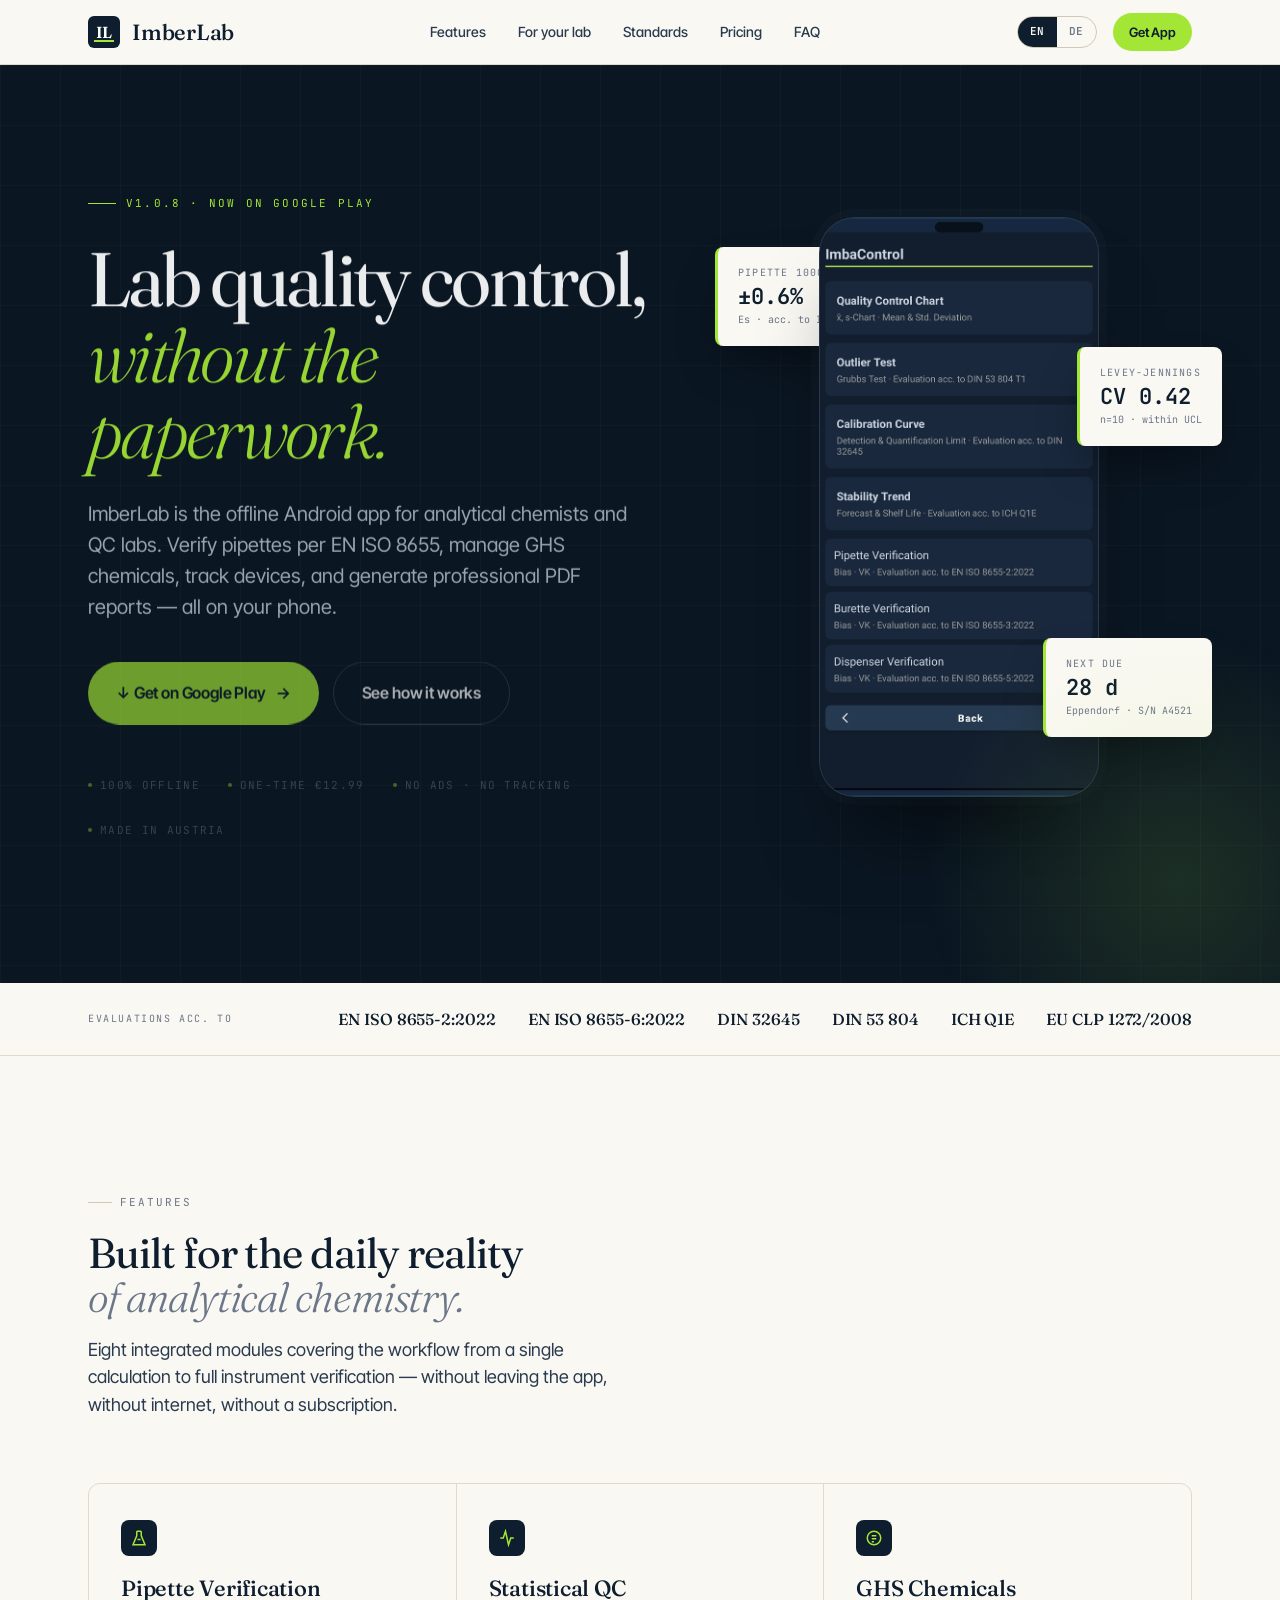
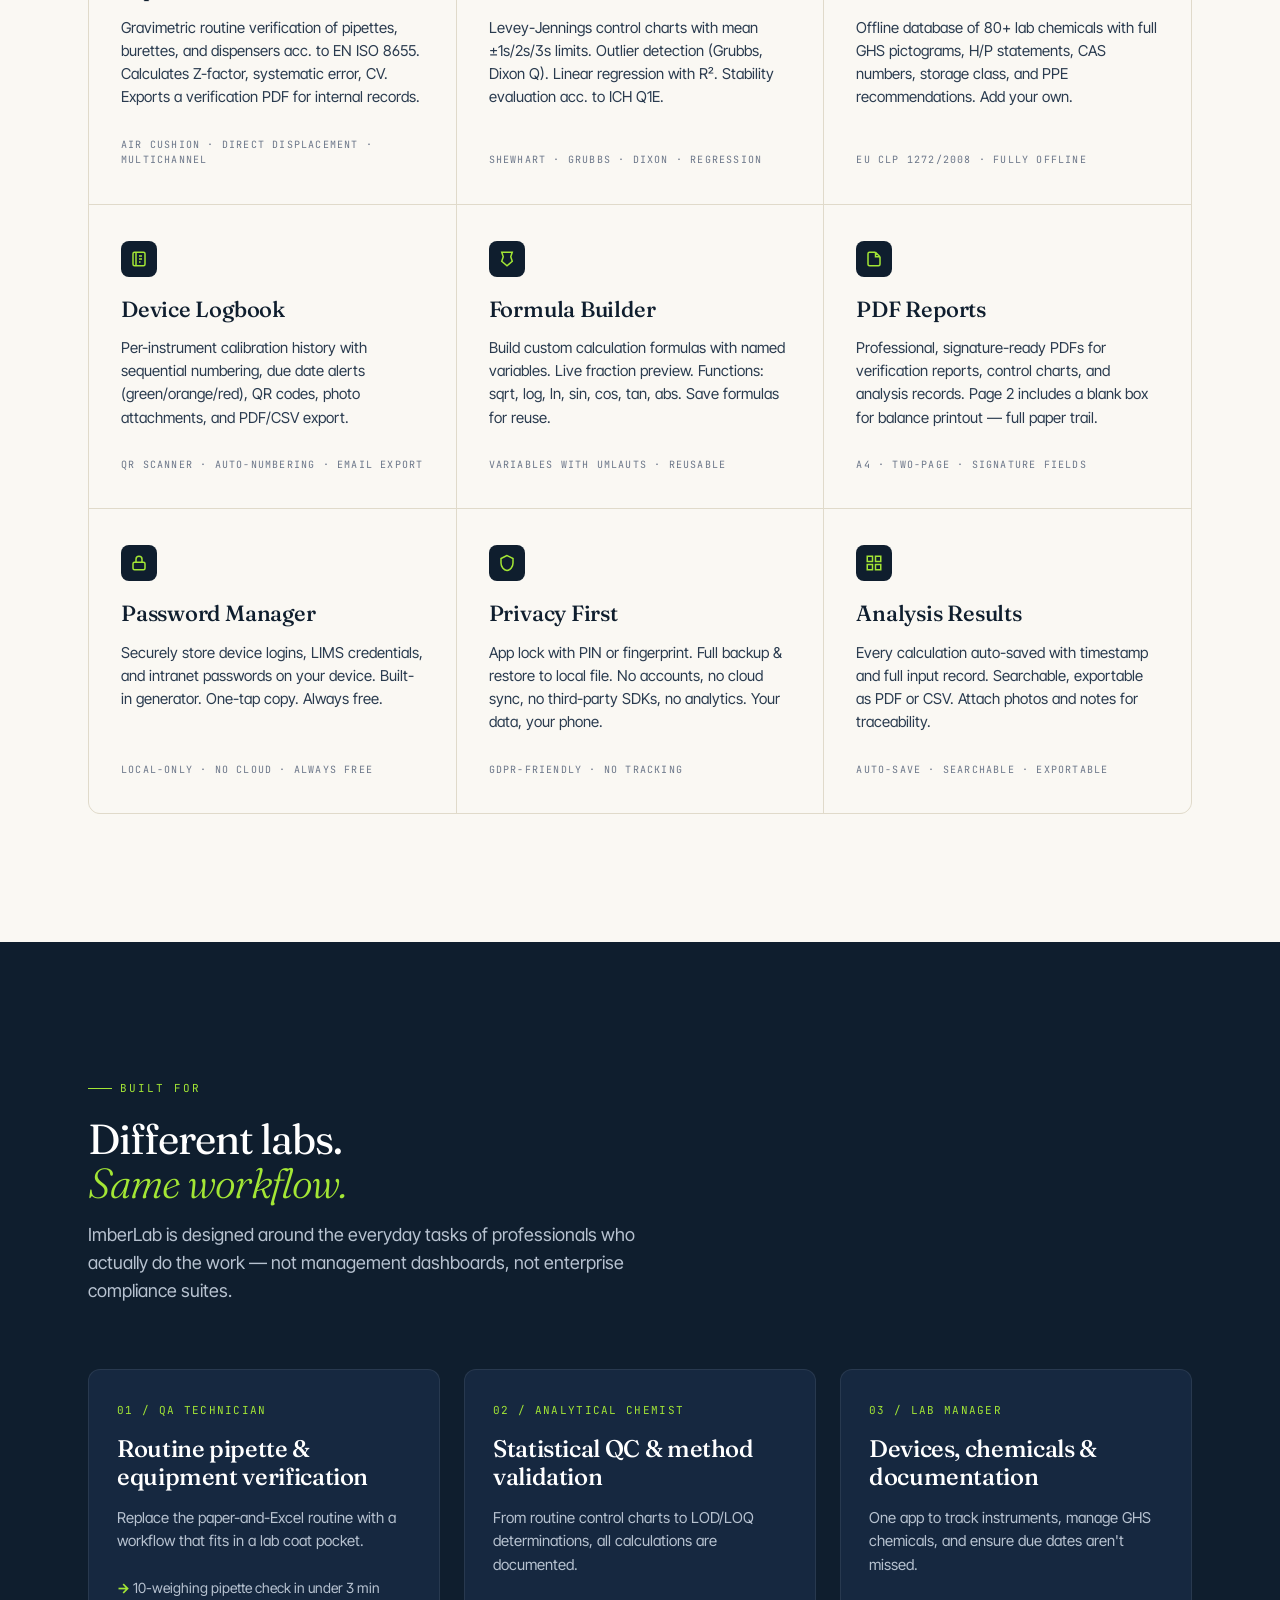
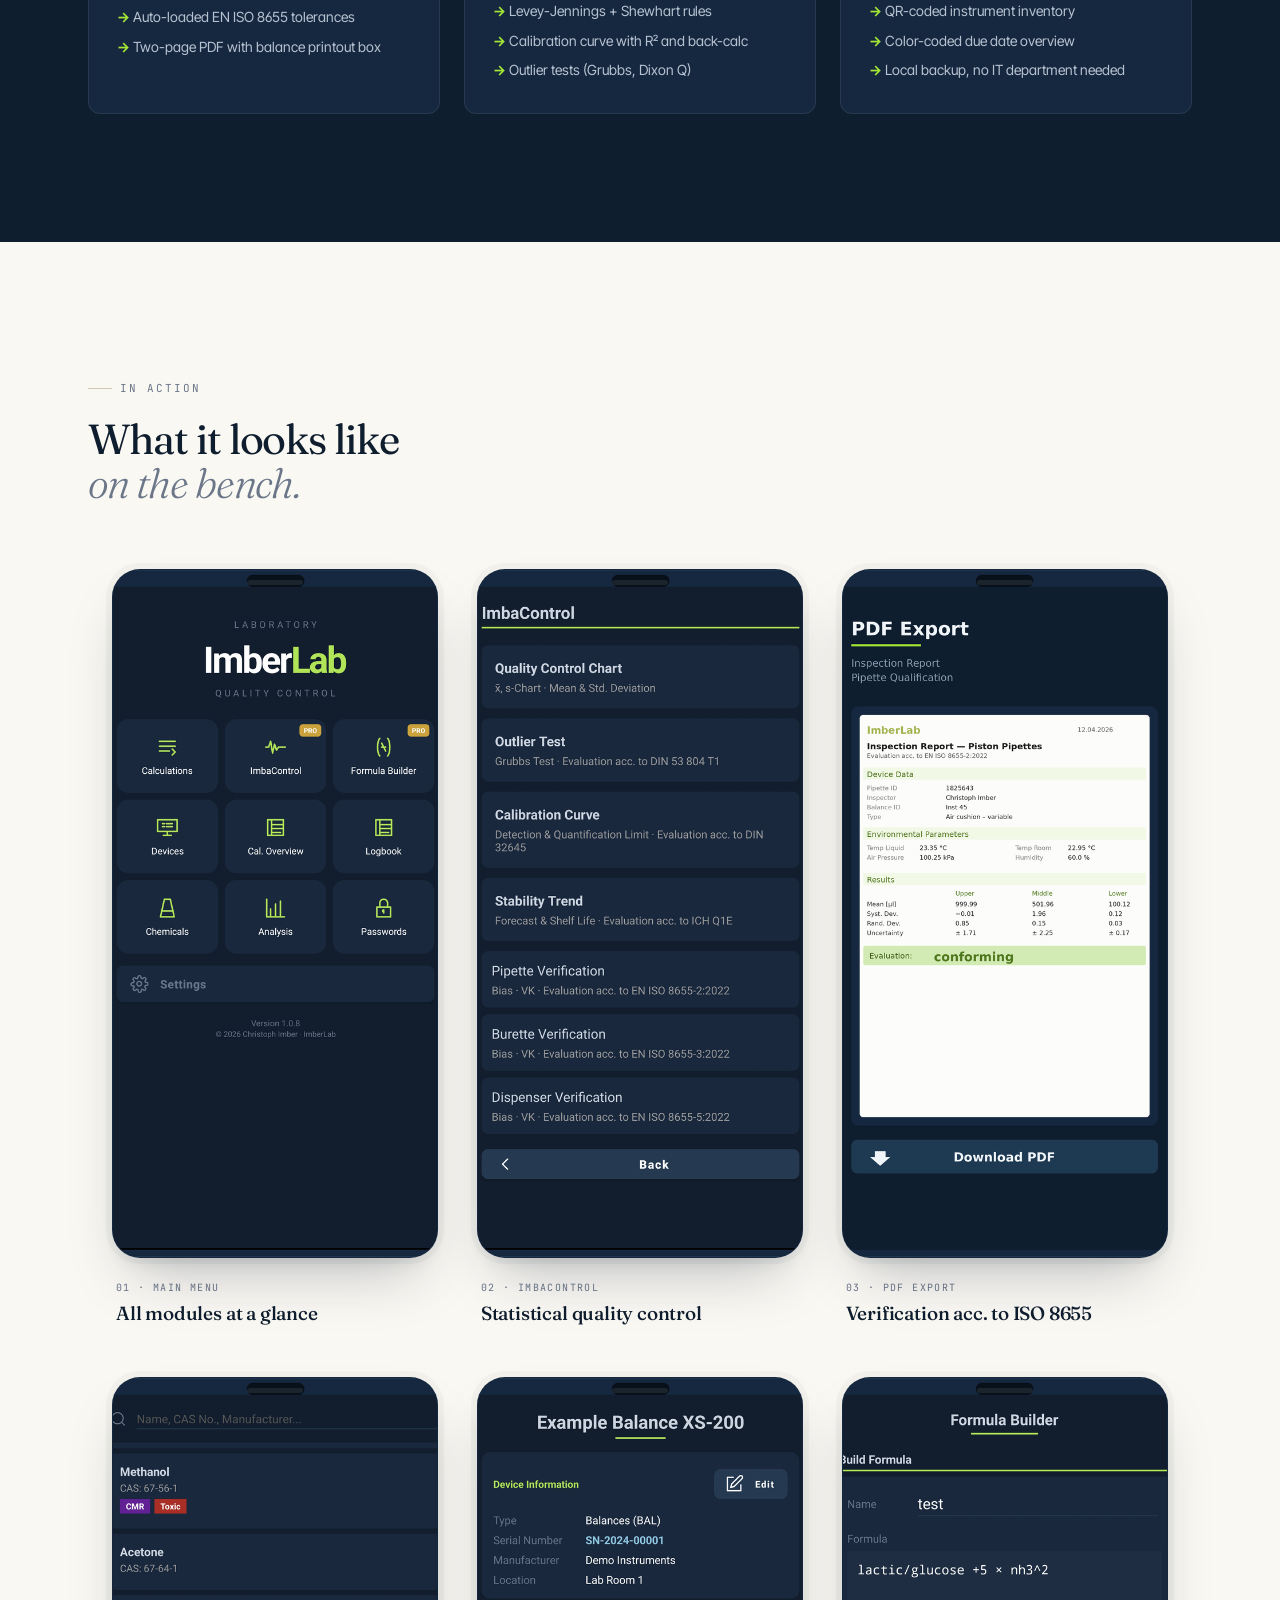
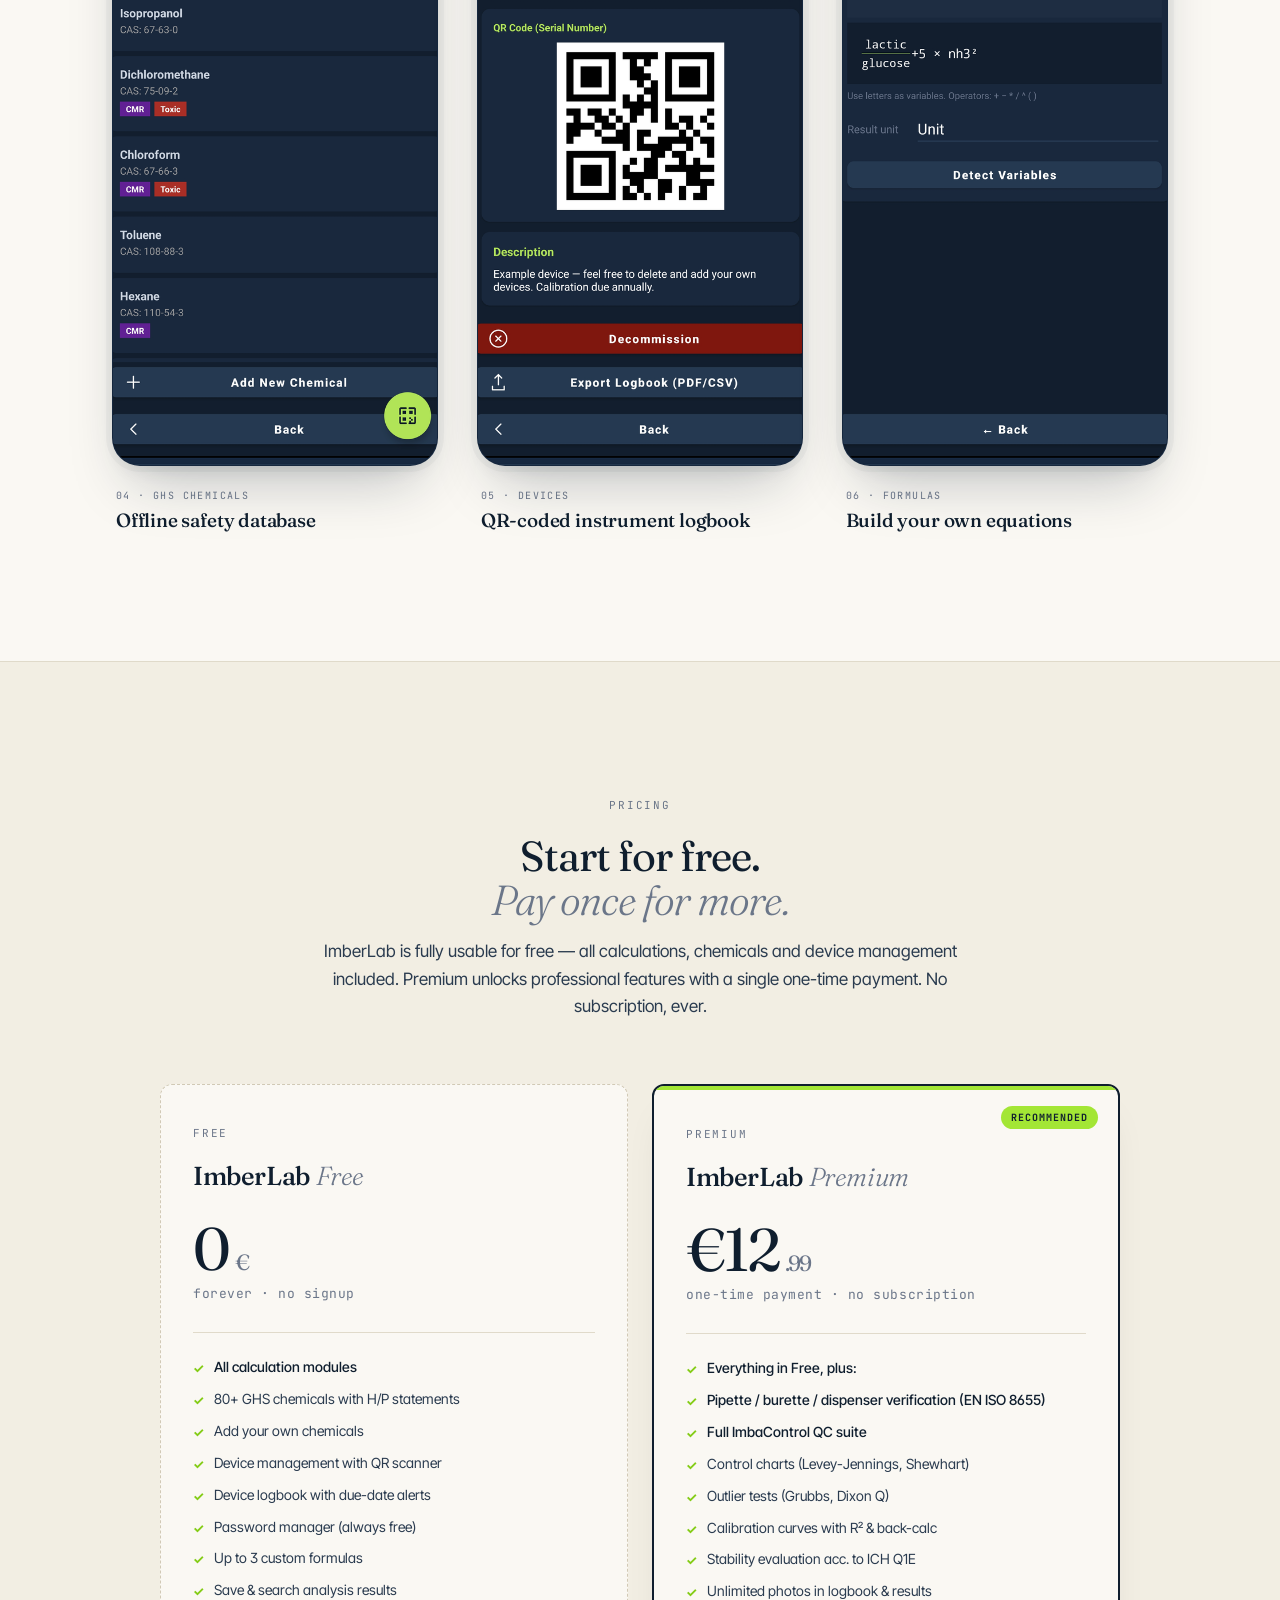
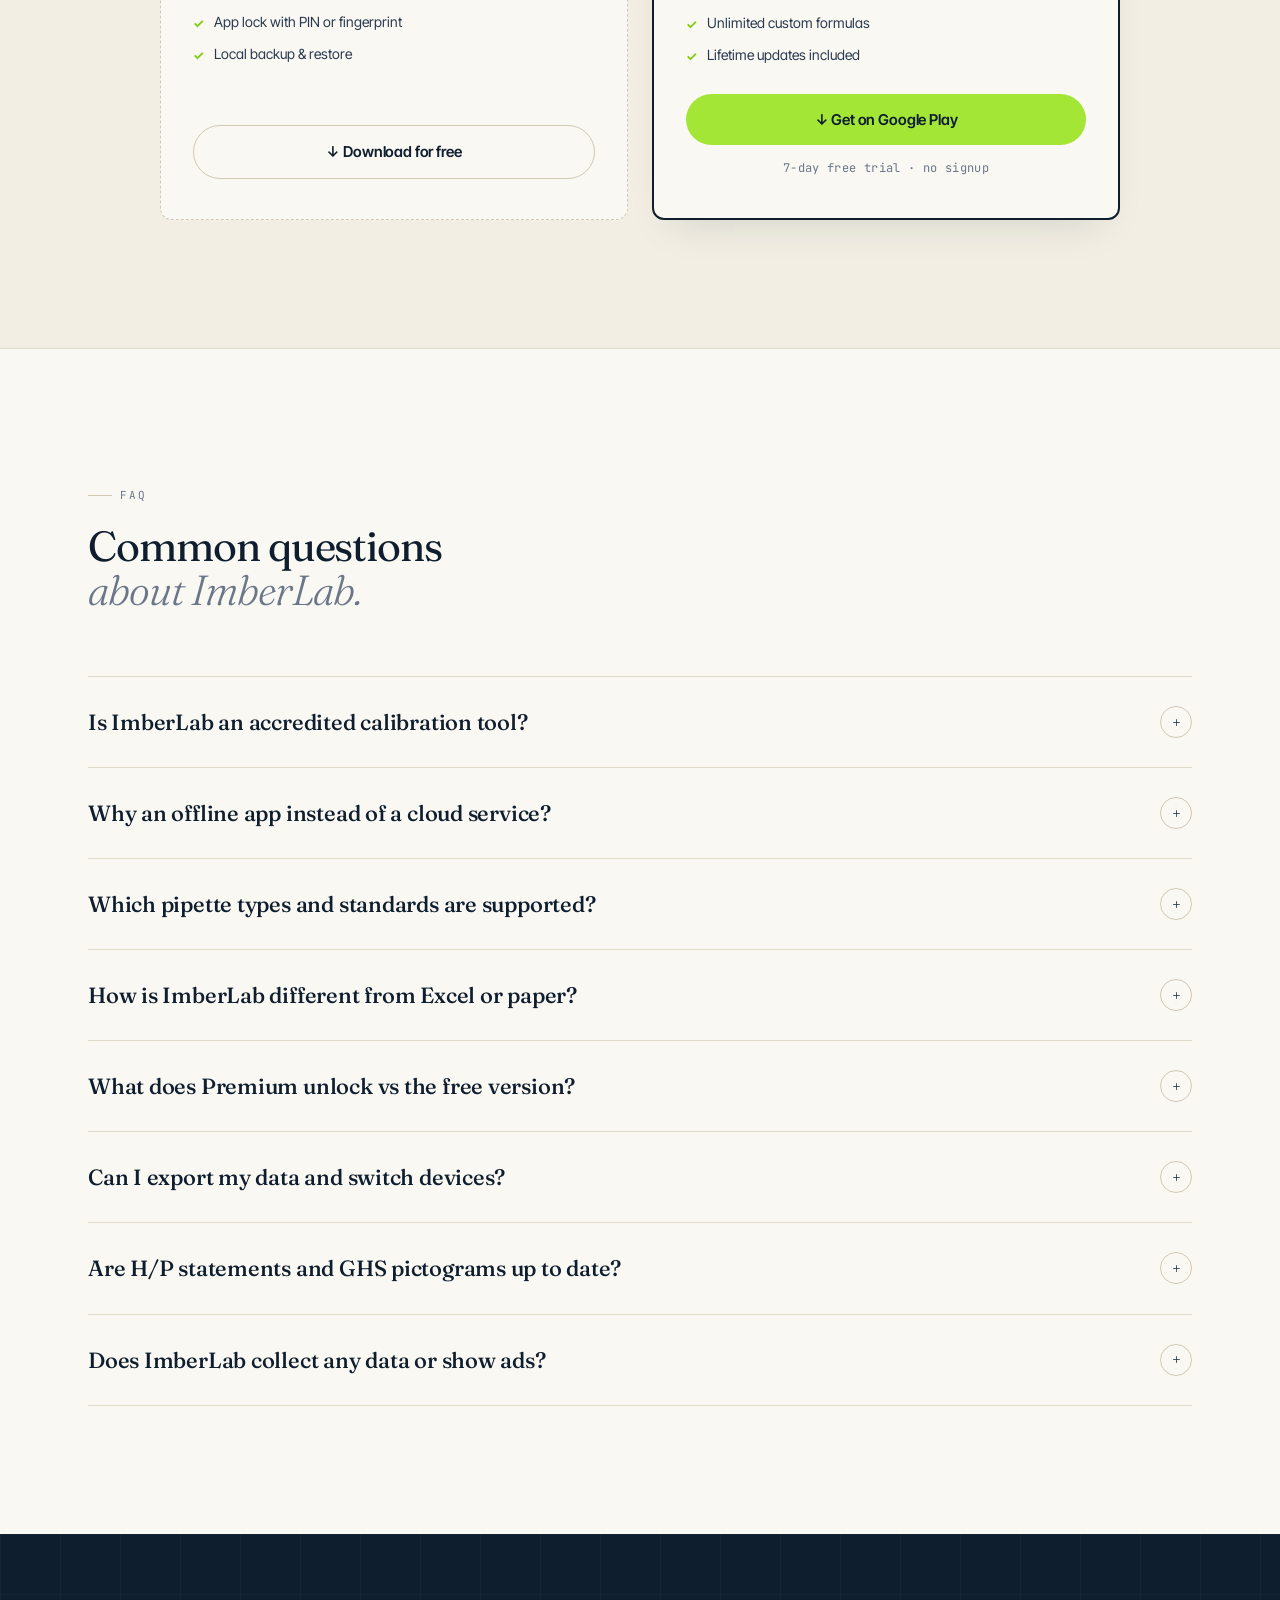
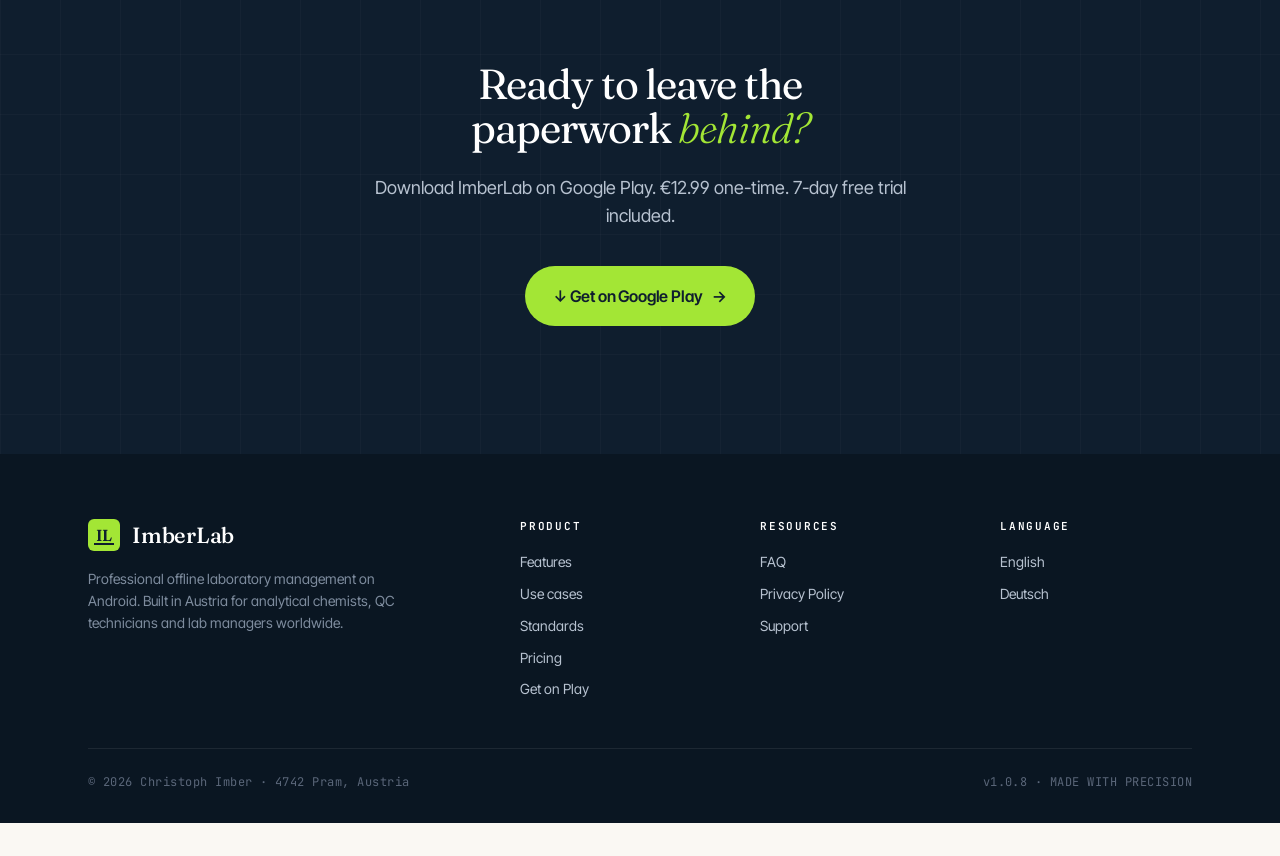
<file: index.html>
<!DOCTYPE html>
<html lang="en">
<head>
  <meta charset="UTF-8">
  <meta name="viewport" content="width=device-width, initial-scale=1.0">

  <title>ImberLab — Pipette Calibration & Lab QC App</title>
  <meta name="description" content="Professional offline lab app for analytical chemists. Pipette verification per EN ISO 8655, GHS chemicals, device logbook, PDF reports. €12.99 one-time.">

  <!-- hreflang -->
  <link rel="alternate" hreflang="en" href="https://n3rdmonkey.github.io/imberlab-privacy/en/">
  <link rel="alternate" hreflang="de" href="https://n3rdmonkey.github.io/imberlab-privacy/de/">
  <link rel="alternate" hreflang="x-default" href="https://n3rdmonkey.github.io/imberlab-privacy/en/">
  <link rel="canonical" href="https://n3rdmonkey.github.io/imberlab-privacy/en/">

  <!-- Fallback meta refresh in case JS is disabled -->
  <meta http-equiv="refresh" content="0; url=./en/">

  <style>
    * { box-sizing: border-box; margin: 0; padding: 0; }
    body {
      font-family: -apple-system, BlinkMacSystemFont, 'Segoe UI', sans-serif;
      background: #FAF8F3;
      color: #0F1E2E;
      min-height: 100vh;
      display: grid;
      place-items: center;
      padding: 24px;
      text-align: center;
    }
    .loader {
      max-width: 360px;
    }
    .mark {
      width: 56px; height: 56px;
      background: #0F1E2E;
      border-radius: 12px;
      display: grid;
      place-items: center;
      margin: 0 auto 24px;
      font-family: Georgia, serif;
      font-size: 22px;
      font-weight: 600;
      color: white;
      position: relative;
    }
    .mark::after {
      content: "";
      position: absolute;
      bottom: 12px; left: 12px; right: 12px;
      height: 3px;
      background: #A3E635;
    }
    h1 { font-size: 22px; font-weight: 500; margin-bottom: 8px; }
    p { color: #6B7689; font-size: 14px; margin-bottom: 24px; }
    .links {
      display: flex;
      gap: 12px;
      justify-content: center;
    }
    a {
      display: inline-block;
      padding: 12px 20px;
      background: #0F1E2E;
      color: white;
      text-decoration: none;
      border-radius: 999px;
      font-size: 14px;
      font-weight: 600;
      transition: opacity .15s;
    }
    a:hover { opacity: 0.85; }
    a.lime { background: #A3E635; color: #0F1E2E; }
  </style>
</head>
<body>
  <div class="loader">
    <div class="mark">IL</div>
    <h1>ImberLab</h1>
    <p>Choose your language · Sprache wählen</p>
    <div class="links">
      <a href="./en/" class="lime">English</a>
      <a href="./de/">Deutsch</a>
    </div>
  </div>

  <script>
    // Auto-redirect based on browser language
    (function() {
      var lang = (navigator.language || navigator.userLanguage || 'en').toLowerCase();
      var target = lang.indexOf('de') === 0 ? './de/' : './en/';
      // Small delay so the page is visible briefly (avoids flash on slow connections)
      setTimeout(function() { window.location.replace(target); }, 100);
    })();
  </script>
</body>
</html>
</file>
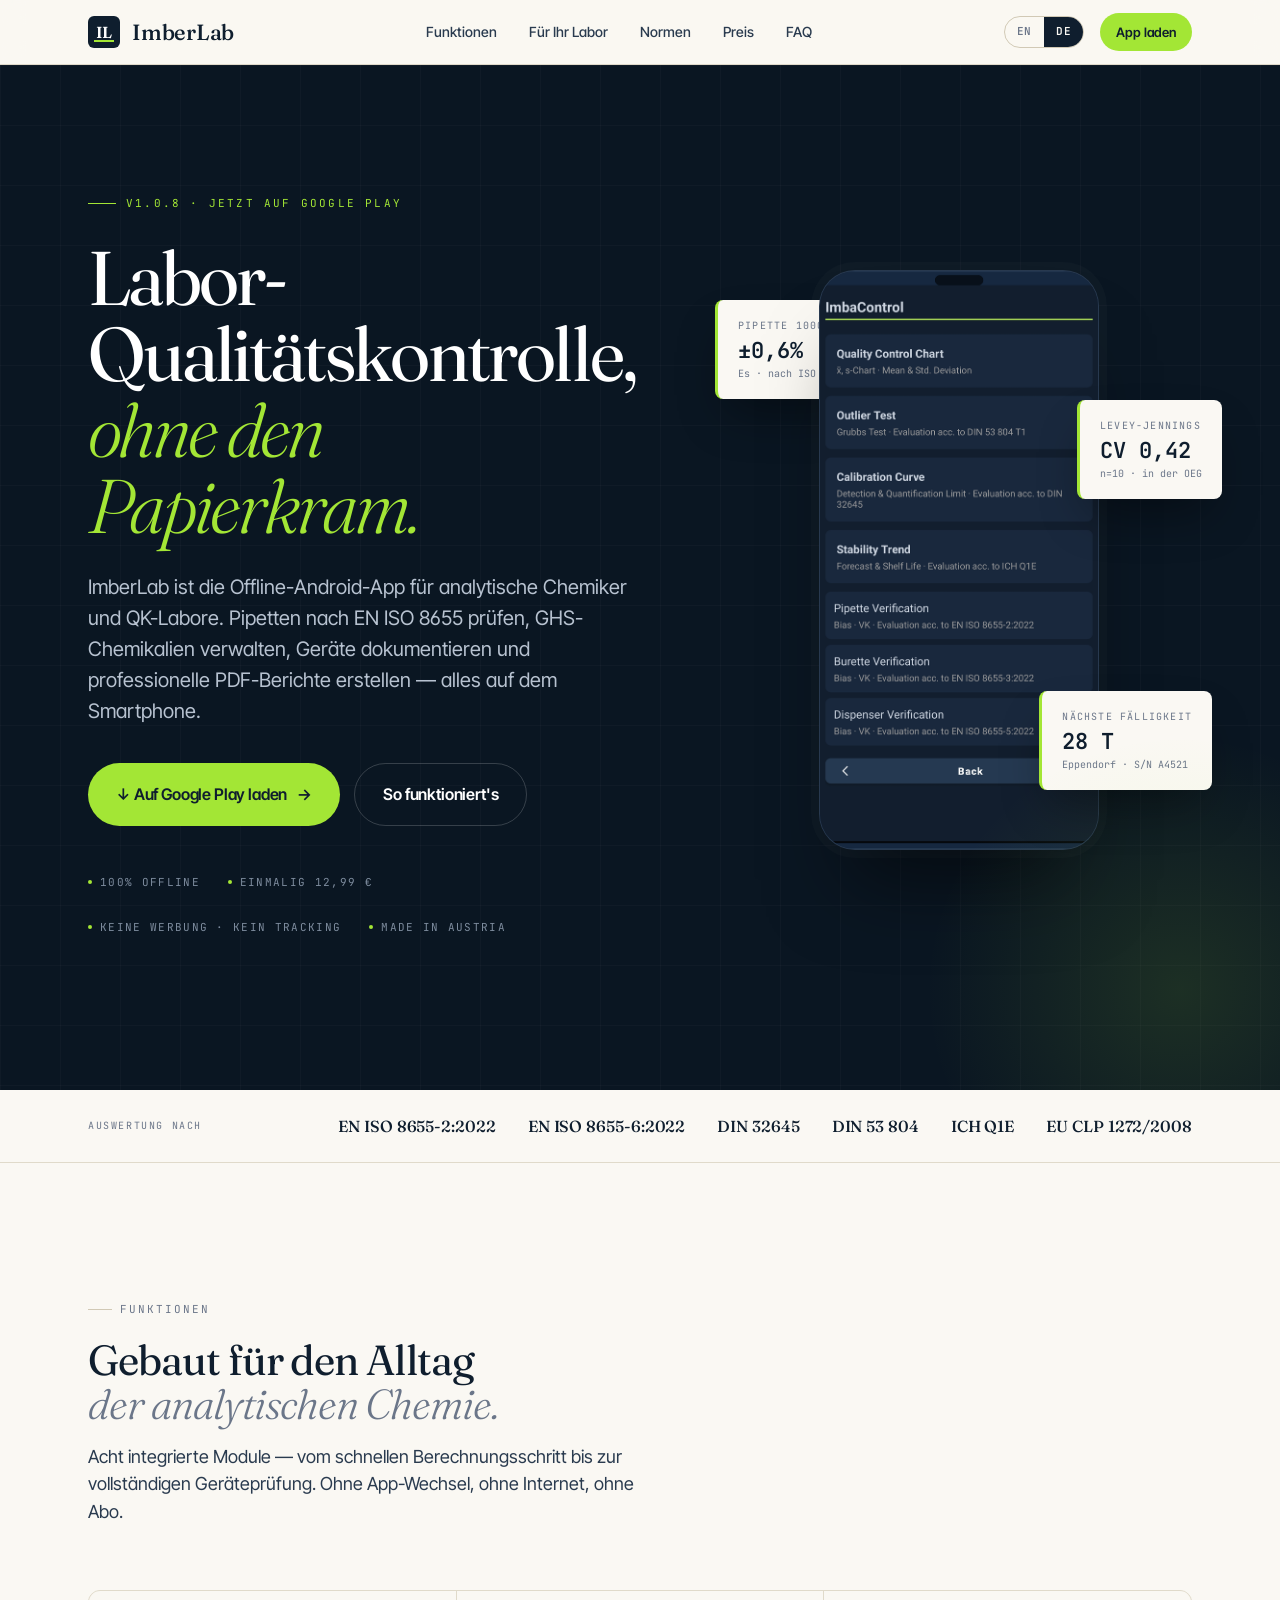
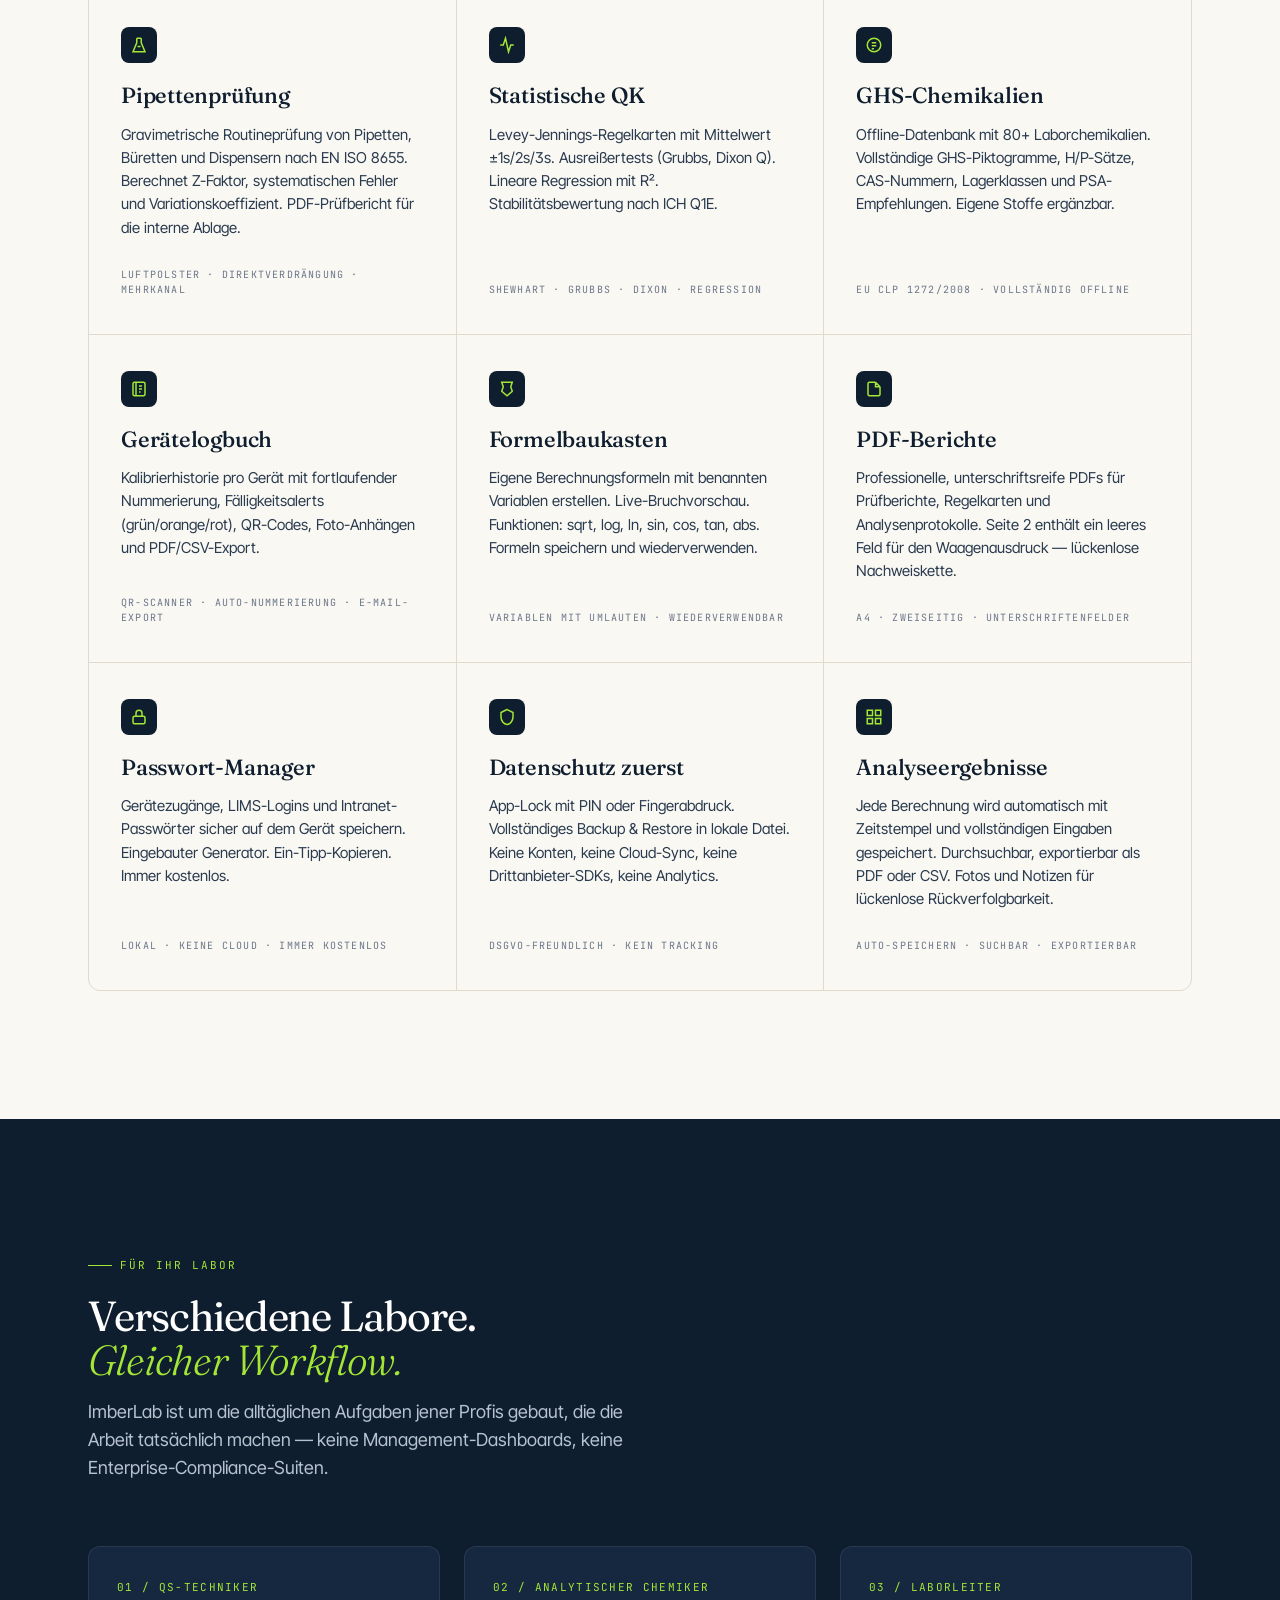
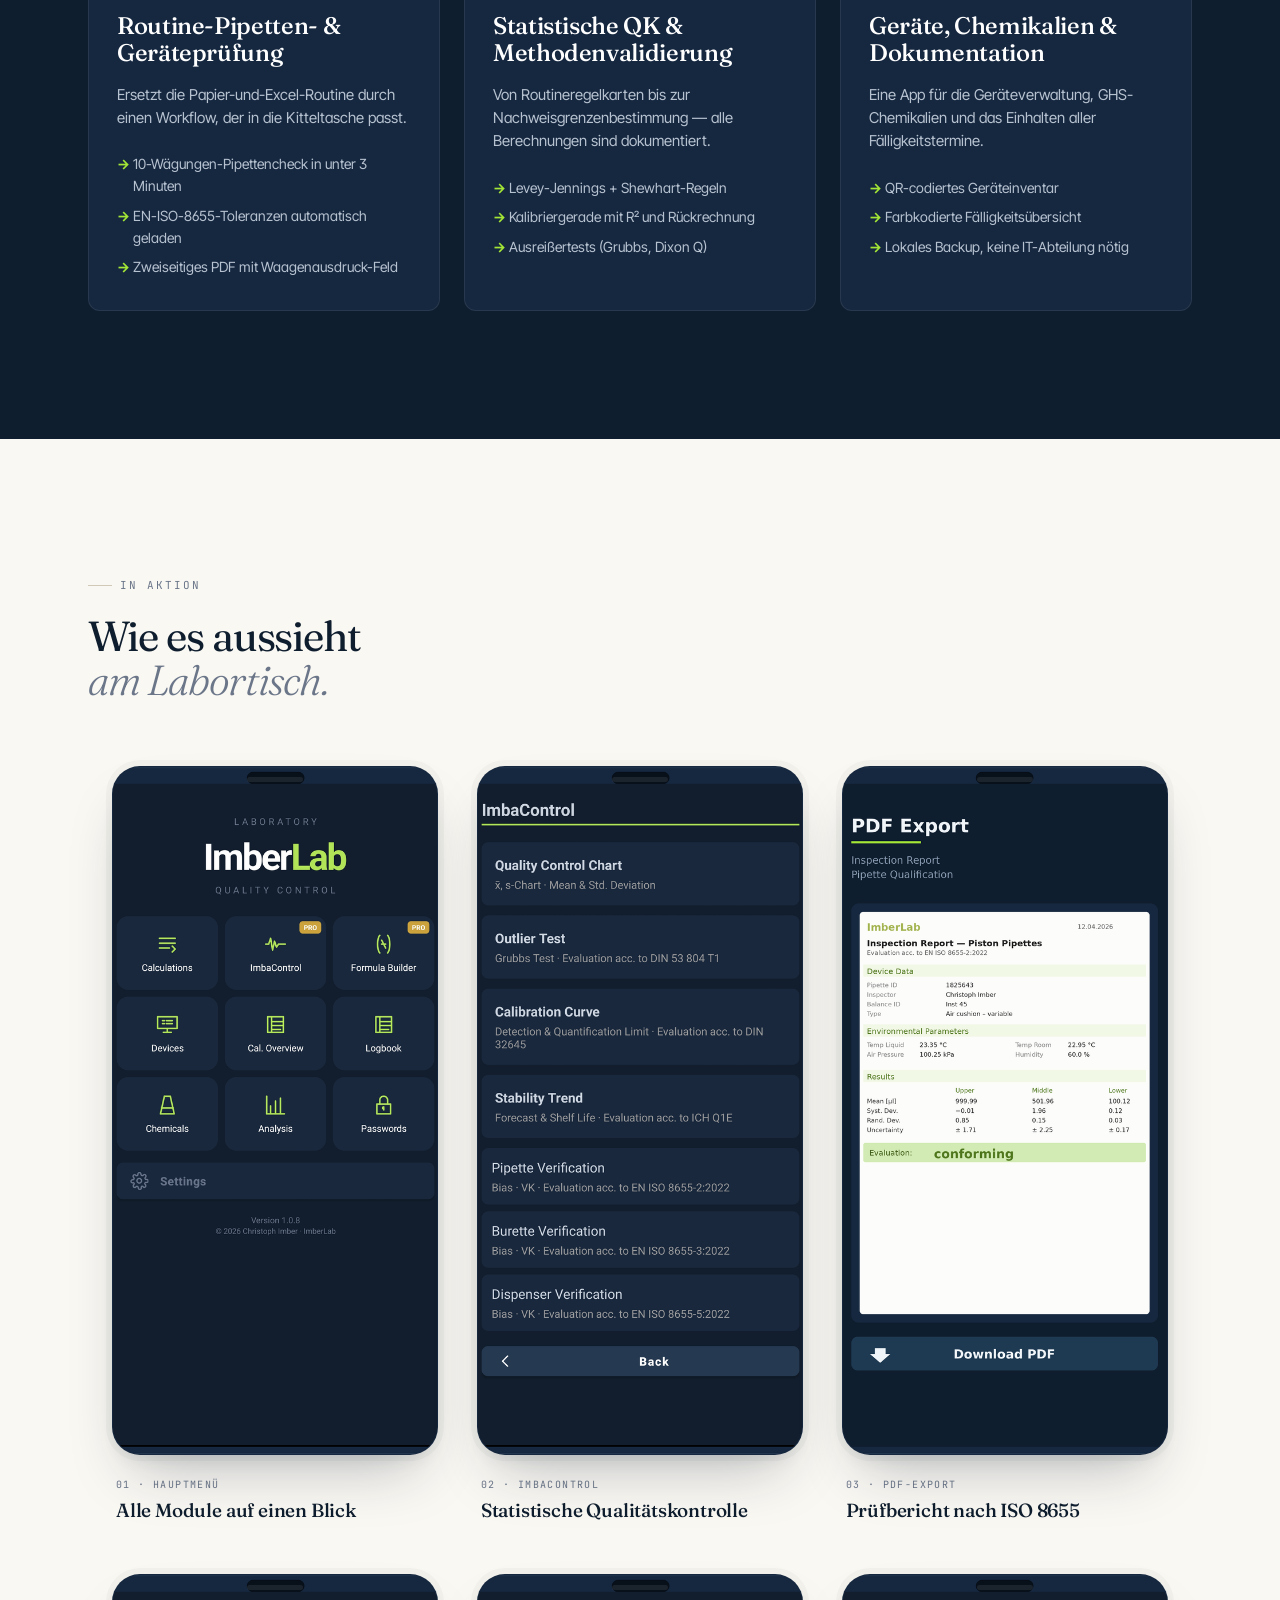
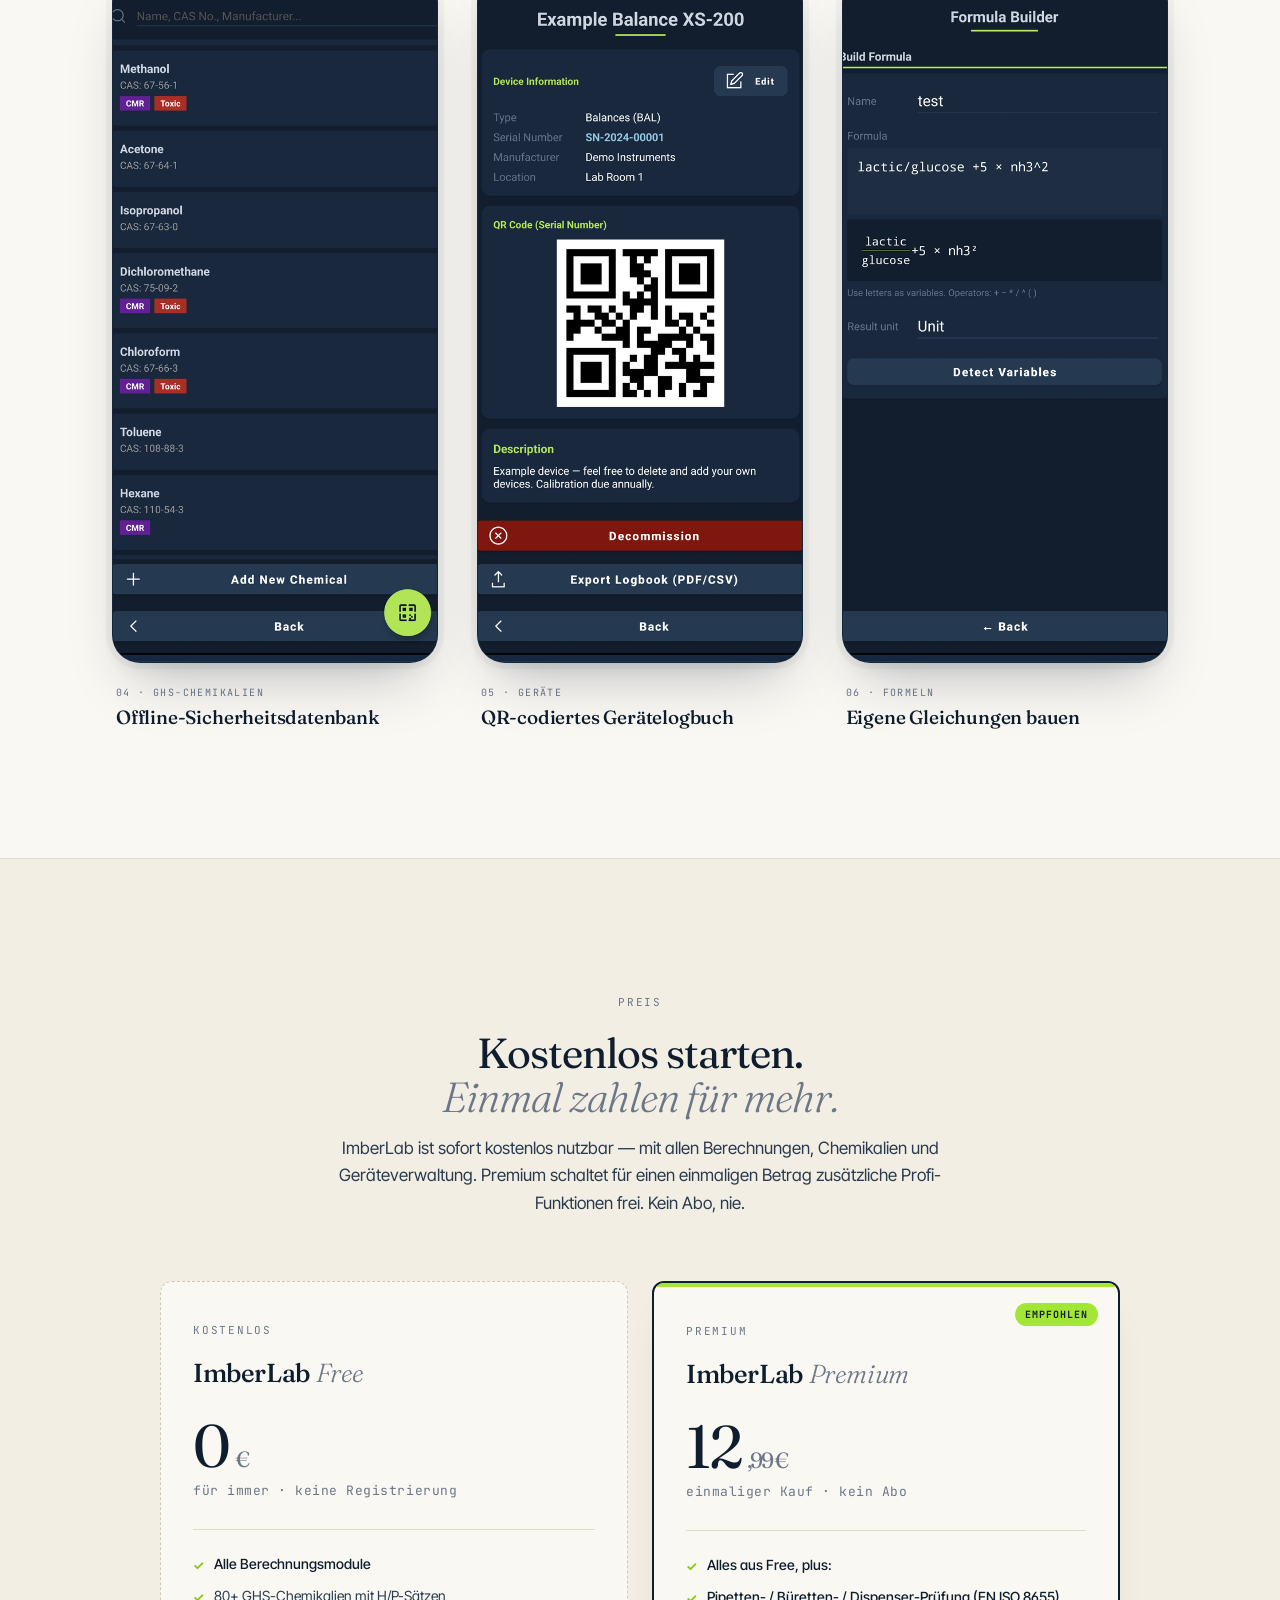
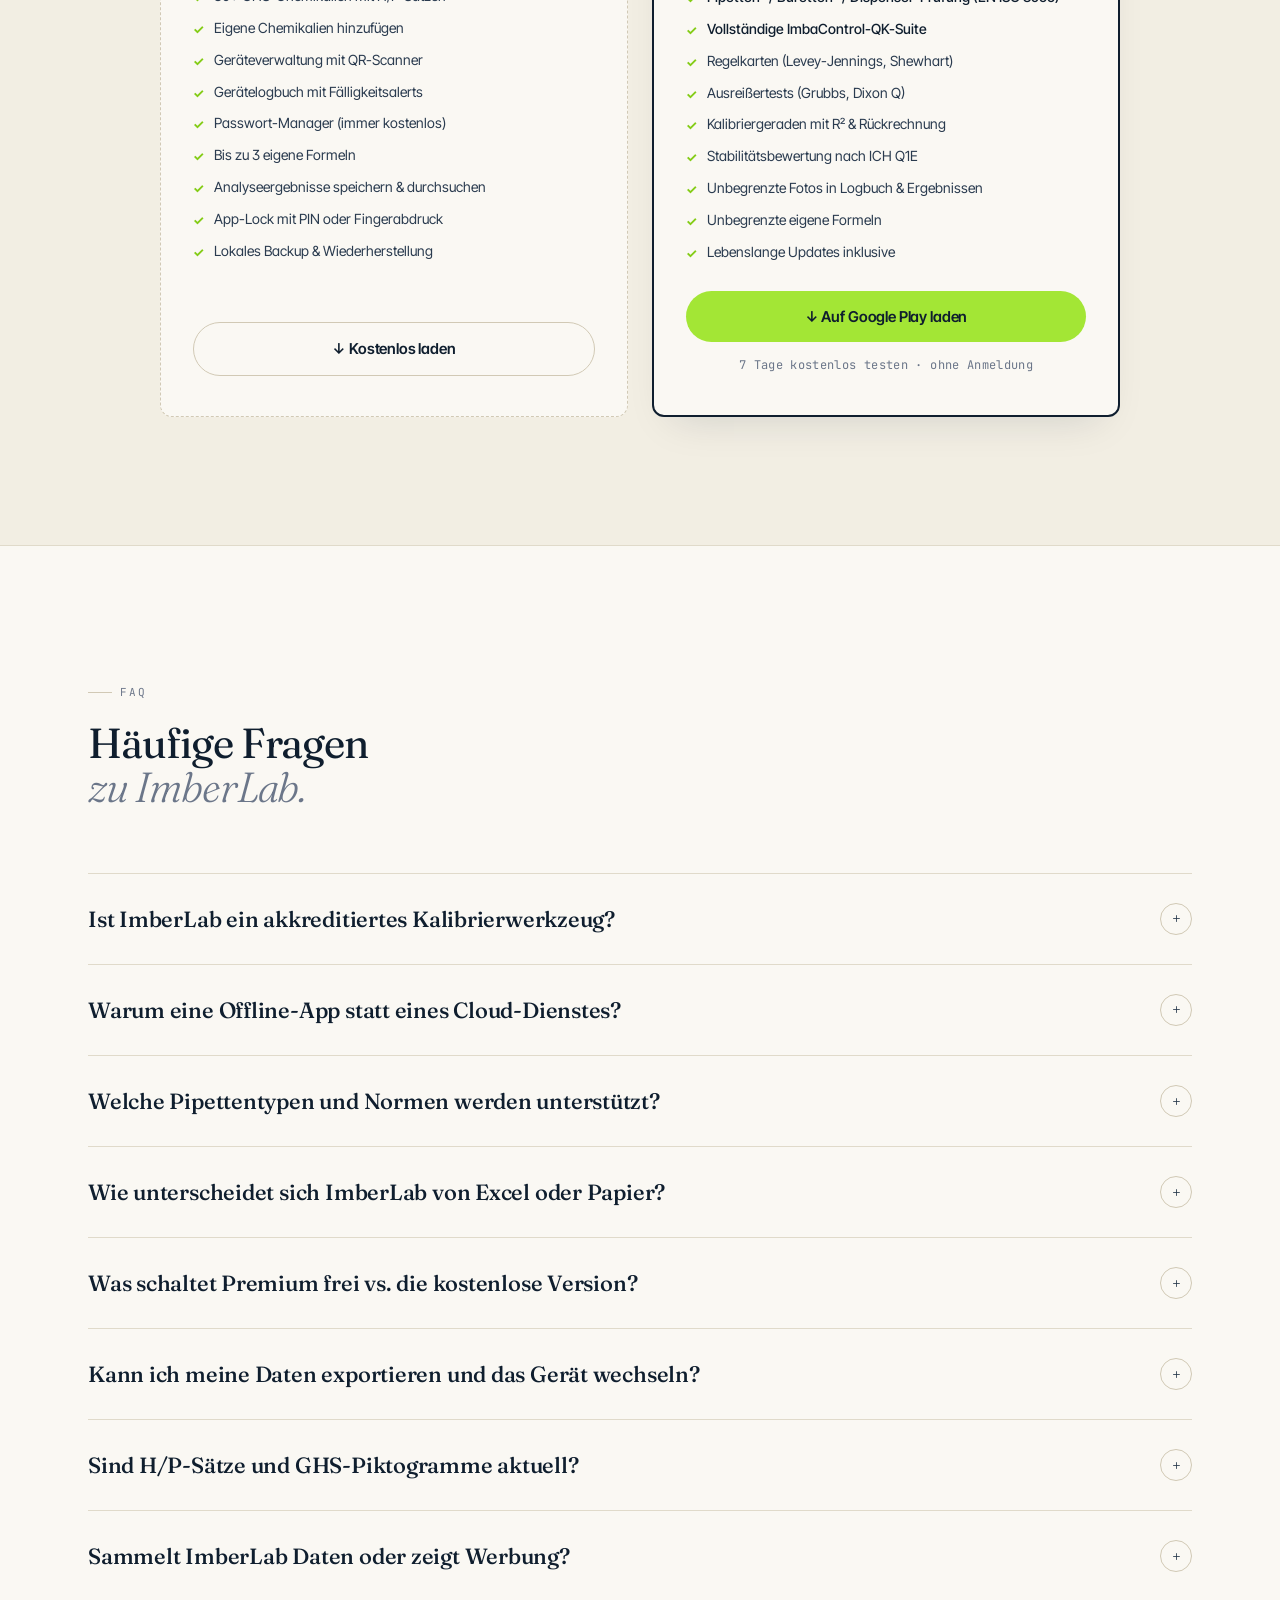
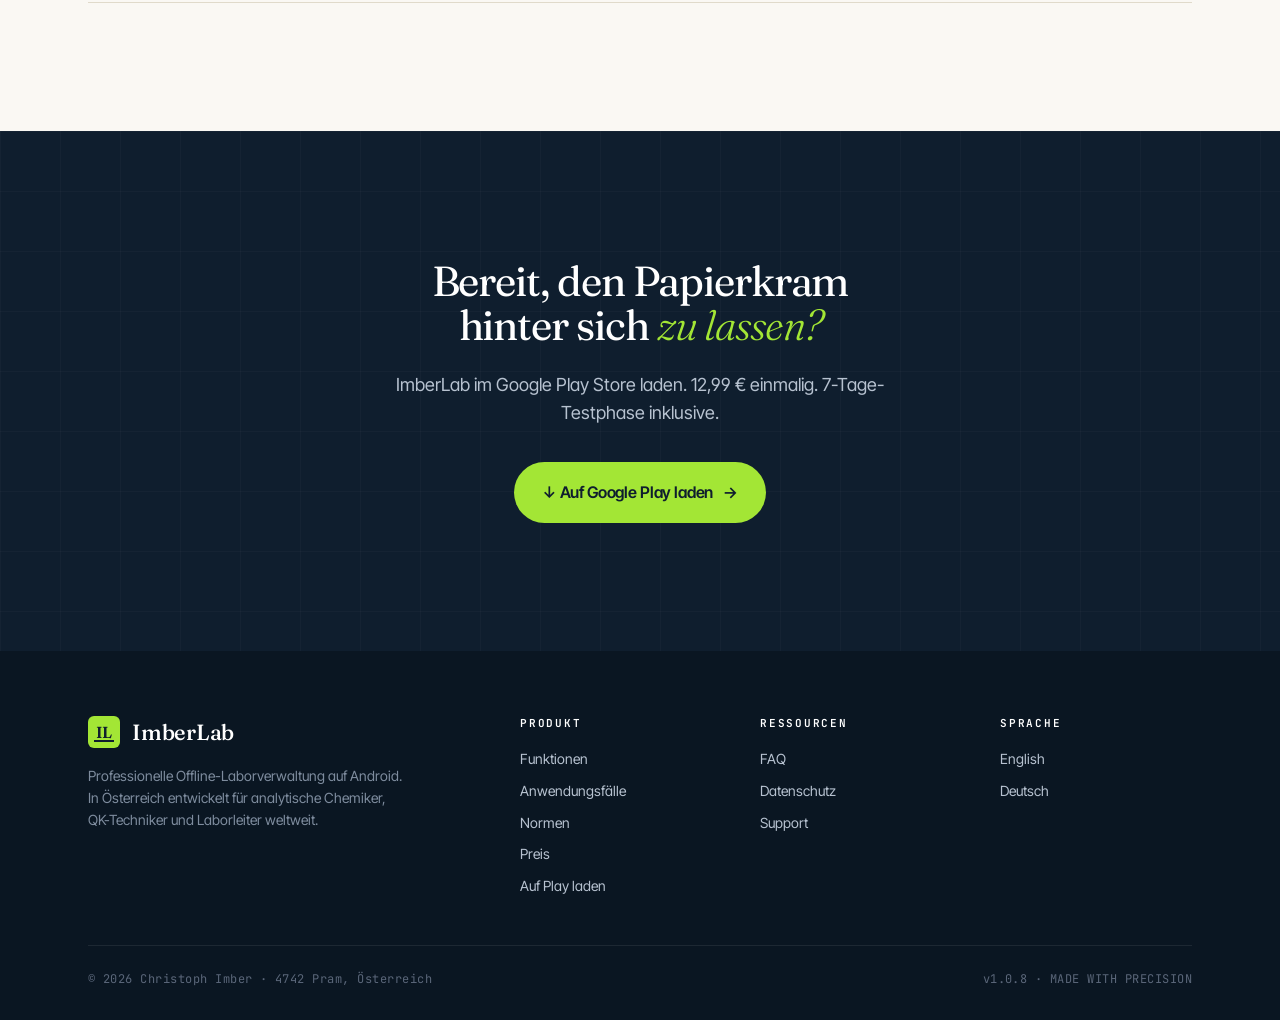
<file: de/index.html>
<!DOCTYPE html>
<html lang="de">
<head>
  <meta charset="UTF-8">
  <meta name="viewport" content="width=device-width, initial-scale=1.0">
  <meta name="theme-color" content="#0F1E2E">

  <!-- SEO -->
  <title>ImberLab — Pipettenkalibrierung & Labor-QK App | EN ISO 8655 | Offline Android</title>
  <meta name="description" content="Professionelle Offline-Labor-App für analytische Chemiker: Pipettenprüfung nach EN ISO 8655, GHS-Chemikaliendatenbank, Gerätelogbuch, Regelkarten, PDF-Berichte. Einmalig 12,99 €. Kein Abo, keine Cloud.">
  <meta name="keywords" content="Pipettenkalibrierung App, Labor QK, EN ISO 8655, GHS Chemikalien, Laborbuch, Regelkarte, Levey-Jennings, Bürettenprüfung, Dispenser, analytische Chemie, Offline Laborbuch, Android Labor App, DIN 32645">
  <meta name="author" content="Christoph Imber">
  <link rel="canonical" href="https://n3rdmonkey.github.io/imberlab-privacy/de/">

  <!-- hreflang -->
  <link rel="alternate" hreflang="en" href="https://n3rdmonkey.github.io/imberlab-privacy/en/">
  <link rel="alternate" hreflang="de" href="https://n3rdmonkey.github.io/imberlab-privacy/de/">
  <link rel="alternate" hreflang="x-default" href="https://n3rdmonkey.github.io/imberlab-privacy/en/">

  <!-- Open Graph -->
  <meta property="og:type" content="website">
  <meta property="og:url" content="https://n3rdmonkey.github.io/imberlab-privacy/de/">
  <meta property="og:title" content="ImberLab — Pipettenkalibrierung & Labor-QK. Vollständig offline.">
  <meta property="og:description" content="Professionelle Android-App für analytische Chemiker. Pipettenprüfung nach EN ISO 8655, GHS-Chemikalien, Gerätelogbuch, PDF-Berichte. 12,99 € einmalig.">
  <meta property="og:image" content="https://n3rdmonkey.github.io/imberlab-privacy/screenshots/01_main_menu.png">
  <meta property="og:locale" content="de_DE">
  <meta property="og:locale:alternate" content="en_US">

  <!-- Twitter -->
  <meta name="twitter:card" content="summary_large_image">
  <meta name="twitter:title" content="ImberLab — Pipettenkalibrierung & Labor-QK App">
  <meta name="twitter:description" content="Professionelle Offline-Labor-App: Pipettenprüfung nach EN ISO 8655, GHS-Chemikalien, Gerätelogbuch. 12,99 € einmalig.">
  <meta name="twitter:image" content="https://n3rdmonkey.github.io/imberlab-privacy/screenshots/01_main_menu.png">

  <!-- Fonts -->
  <link rel="preconnect" href="https://fonts.googleapis.com">
  <link rel="preconnect" href="https://fonts.gstatic.com" crossorigin>
  <link href="https://fonts.googleapis.com/css2?family=Fraunces:ital,opsz,wght@0,9..144,400;0,9..144,500;0,9..144,600;1,9..144,300;1,9..144,400&family=Inter+Tight:wght@400;500;600;700&family=JetBrains+Mono:wght@400;500;600&display=swap" rel="stylesheet">

  <!-- Styles -->
  <link rel="stylesheet" href="../css/style.css">

  <!-- Favicon -->
  <link rel="icon" type="image/svg+xml" href="data:image/svg+xml,%3Csvg xmlns='http://www.w3.org/2000/svg' viewBox='0 0 32 32'%3E%3Crect width='32' height='32' rx='6' fill='%230F1E2E'/%3E%3Ctext x='50%25' y='62%25' text-anchor='middle' fill='white' font-family='Georgia, serif' font-size='17' font-weight='600'%3EIL%3C/text%3E%3Crect x='6' y='24' width='20' height='2' fill='%23A3E635'/%3E%3C/svg%3E">

  <!-- JSON-LD Schema -->
  <script type="application/ld+json">
  {
    "@context": "https://schema.org",
    "@type": "MobileApplication",
    "name": "ImberLab — Lab Manager",
    "operatingSystem": "Android",
    "applicationCategory": "ProductivityApplication",
    "applicationSubCategory": "Laborsoftware",
    "description": "Offline-Android-App für analytische Chemiker und QK-Labore. Pipettenprüfung nach EN ISO 8655, GHS-Chemikaliendatenbank, Gerätelogbuch, Regelkarten (Levey-Jennings), PDF-Berichte.",
    "url": "https://n3rdmonkey.github.io/imberlab-privacy/de/",
    "downloadUrl": "https://play.google.com/store/apps/details?id=com.imber.labor",
    "offers": {
      "@type": "Offer",
      "price": "12.99",
      "priceCurrency": "EUR",
      "category": "OneTimePurchase"
    },
    "author": {
      "@type": "Person",
      "name": "Christoph Imber",
      "address": {
        "@type": "PostalAddress",
        "addressLocality": "Pram",
        "addressCountry": "AT"
      }
    },
    "softwareVersion": "1.0.8",
    "datePublished": "2026-04-19",
    "inLanguage": "de"
  }
  </script>
</head>
<body>

<!-- HEADER -->
<header class="site-header">
  <div class="container nav">
    <a href="./" class="brand">
      <span class="brand-mark">IL</span>
      ImberLab
    </a>
    <nav class="nav-links">
      <a href="#features">Funktionen</a>
      <a href="#usecases">Für Ihr Labor</a>
      <a href="#standards">Normen</a>
      <a href="#pricing">Preis</a>
      <a href="#faq">FAQ</a>
    </nav>
    <div class="nav-meta">
      <div class="lang-switch">
        <a href="../en/">EN</a>
        <a href="../de/" class="active">DE</a>
      </div>
      <a href="https://play.google.com/store/apps/details?id=com.imber.labor" class="btn btn-primary btn-sm" rel="noopener">App laden</a>
    </div>
  </div>
</header>

<!-- HERO -->
<section class="hero">
  <div class="container hero-grid">
    <div class="hero-text">
      <div class="hero-eyebrow">v1.0.8 · Jetzt auf Google Play</div>
      <h1>
        Labor-Qualitätskontrolle,<br>
        <em>ohne den Papierkram.</em>
      </h1>
      <p class="hero-lead">
        ImberLab ist die Offline-Android-App für analytische Chemiker und QK-Labore.
        Pipetten nach EN ISO 8655 prüfen, GHS-Chemikalien verwalten, Geräte dokumentieren
        und professionelle PDF-Berichte erstellen — alles auf dem Smartphone.
      </p>
      <div class="hero-cta">
        <a href="https://play.google.com/store/apps/details?id=com.imber.labor" class="btn btn-primary btn-lg" rel="noopener">
          ↓ Auf Google Play laden
          <span class="arrow">→</span>
        </a>
        <a href="#features" class="btn btn-ghost btn-lg">So funktioniert's</a>
      </div>
      <div class="hero-trust">
        <span>100% Offline</span>
        <span>Einmalig 12,99 €</span>
        <span>Keine Werbung · Kein Tracking</span>
        <span>Made in Austria</span>
      </div>
    </div>

    <div class="hero-visual" aria-hidden="true">
      <div class="data-card tl">
        <div class="label">Pipette 1000 µL</div>
        <div class="value">±0,6%</div>
        <div class="meta">Es · nach ISO 8655</div>
      </div>
      <div class="hero-phone">
        <img src="../screenshots/02_imbacontrol.png" alt="">
      </div>
      <div class="data-card tr">
        <div class="label">Levey-Jennings</div>
        <div class="value">CV 0,42</div>
        <div class="meta">n=10 · in der OEG</div>
      </div>
      <div class="data-card br">
        <div class="label">Nächste Fälligkeit</div>
        <div class="value">28 T</div>
        <div class="meta">Eppendorf · S/N A4521</div>
      </div>
    </div>
  </div>
</section>

<!-- STANDARDS -->
<section class="standards-bar" id="standards">
  <div class="container standards-row">
    <div class="standards-label">Auswertung nach</div>
    <div class="standards-list">
      <span>EN ISO 8655-2:2022</span>
      <span>EN ISO 8655-6:2022</span>
      <span>DIN 32645</span>
      <span>DIN 53 804</span>
      <span>ICH Q1E</span>
      <span>EU CLP 1272/2008</span>
    </div>
  </div>
</section>

<!-- FEATURES -->
<section class="section" id="features">
  <div class="container">
    <div class="section-head">
      <div class="eyebrow">Funktionen</div>
      <h2>Gebaut für den Alltag<br><em>der analytischen Chemie.</em></h2>
      <p>Acht integrierte Module — vom schnellen Berechnungsschritt bis zur vollständigen Geräteprüfung. Ohne App-Wechsel, ohne Internet, ohne Abo.</p>
    </div>

    <div class="feature-grid">
      <article class="feature">
        <div class="feature-icon">
          <svg viewBox="0 0 24 24" fill="none" stroke="currentColor" stroke-width="2"><path d="M9 3v6L4 21h16L15 9V3M9 3h6M10 14h4"/></svg>
        </div>
        <h3>Pipettenprüfung</h3>
        <p>Gravimetrische Routineprüfung von Pipetten, Büretten und Dispensern nach EN ISO 8655. Berechnet Z-Faktor, systematischen Fehler und Variationskoeffizient. PDF-Prüfbericht für die interne Ablage.</p>
        <div class="feature-tag">Luftpolster · Direktverdrängung · Mehrkanal</div>
      </article>

      <article class="feature">
        <div class="feature-icon">
          <svg viewBox="0 0 24 24" fill="none" stroke="currentColor" stroke-width="2"><path d="M3 12h4l3-9 4 18 3-9h4"/></svg>
        </div>
        <h3>Statistische QK</h3>
        <p>Levey-Jennings-Regelkarten mit Mittelwert ±1s/2s/3s. Ausreißertests (Grubbs, Dixon Q). Lineare Regression mit R². Stabilitätsbewertung nach ICH Q1E.</p>
        <div class="feature-tag">Shewhart · Grubbs · Dixon · Regression</div>
      </article>

      <article class="feature">
        <div class="feature-icon">
          <svg viewBox="0 0 24 24" fill="none" stroke="currentColor" stroke-width="2"><circle cx="12" cy="12" r="9"/><path d="M9 9h6M9 13h6M9 17h3"/></svg>
        </div>
        <h3>GHS-Chemikalien</h3>
        <p>Offline-Datenbank mit 80+ Laborchemikalien. Vollständige GHS-Piktogramme, H/P-Sätze, CAS-Nummern, Lagerklassen und PSA-Empfehlungen. Eigene Stoffe ergänzbar.</p>
        <div class="feature-tag">EU CLP 1272/2008 · Vollständig offline</div>
      </article>

      <article class="feature">
        <div class="feature-icon">
          <svg viewBox="0 0 24 24" fill="none" stroke="currentColor" stroke-width="2"><rect x="4" y="3" width="16" height="18" rx="2"/><path d="M8 3v18M12 8h4M12 12h4M12 16h2"/></svg>
        </div>
        <h3>Gerätelogbuch</h3>
        <p>Kalibrierhistorie pro Gerät mit fortlaufender Nummerierung, Fälligkeitsalerts (grün/orange/rot), QR-Codes, Foto-Anhängen und PDF/CSV-Export.</p>
        <div class="feature-tag">QR-Scanner · Auto-Nummerierung · E-Mail-Export</div>
      </article>

      <article class="feature">
        <div class="feature-icon">
          <svg viewBox="0 0 24 24" fill="none" stroke="currentColor" stroke-width="2"><path d="M5 3h14l-2 6 2 6-7 6-7-6 2-6-2-6z"/></svg>
        </div>
        <h3>Formelbaukasten</h3>
        <p>Eigene Berechnungsformeln mit benannten Variablen erstellen. Live-Bruchvorschau. Funktionen: sqrt, log, ln, sin, cos, tan, abs. Formeln speichern und wiederverwenden.</p>
        <div class="feature-tag">Variablen mit Umlauten · Wiederverwendbar</div>
      </article>

      <article class="feature">
        <div class="feature-icon">
          <svg viewBox="0 0 24 24" fill="none" stroke="currentColor" stroke-width="2"><path d="M14 3v6h6M14 3l6 6M14 3H6a2 2 0 0 0-2 2v14a2 2 0 0 0 2 2h12a2 2 0 0 0 2-2V9"/></svg>
        </div>
        <h3>PDF-Berichte</h3>
        <p>Professionelle, unterschriftsreife PDFs für Prüfberichte, Regelkarten und Analysenprotokolle. Seite 2 enthält ein leeres Feld für den Waagenausdruck — lückenlose Nachweiskette.</p>
        <div class="feature-tag">A4 · Zweiseitig · Unterschriftenfelder</div>
      </article>

      <article class="feature">
        <div class="feature-icon">
          <svg viewBox="0 0 24 24" fill="none" stroke="currentColor" stroke-width="2"><rect x="4" y="11" width="16" height="10" rx="2"/><path d="M8 11V7a4 4 0 0 1 8 0v4"/></svg>
        </div>
        <h3>Passwort-Manager</h3>
        <p>Gerätezugänge, LIMS-Logins und Intranet-Passwörter sicher auf dem Gerät speichern. Eingebauter Generator. Ein-Tipp-Kopieren. Immer kostenlos.</p>
        <div class="feature-tag">Lokal · Keine Cloud · Immer kostenlos</div>
      </article>

      <article class="feature">
        <div class="feature-icon">
          <svg viewBox="0 0 24 24" fill="none" stroke="currentColor" stroke-width="2"><path d="M12 2 4 6v6c0 5 3.5 9.5 8 10 4.5-.5 8-5 8-10V6l-8-4z"/></svg>
        </div>
        <h3>Datenschutz zuerst</h3>
        <p>App-Lock mit PIN oder Fingerabdruck. Vollständiges Backup &amp; Restore in lokale Datei. Keine Konten, keine Cloud-Sync, keine Drittanbieter-SDKs, keine Analytics.</p>
        <div class="feature-tag">DSGVO-freundlich · Kein Tracking</div>
      </article>

      <article class="feature">
        <div class="feature-icon">
          <svg viewBox="0 0 24 24" fill="none" stroke="currentColor" stroke-width="2"><path d="M3 3h7v7H3zM14 3h7v7h-7zM14 14h7v7h-7zM3 14h7v7H3z"/></svg>
        </div>
        <h3>Analyseergebnisse</h3>
        <p>Jede Berechnung wird automatisch mit Zeitstempel und vollständigen Eingaben gespeichert. Durchsuchbar, exportierbar als PDF oder CSV. Fotos und Notizen für lückenlose Rückverfolgbarkeit.</p>
        <div class="feature-tag">Auto-Speichern · Suchbar · Exportierbar</div>
      </article>
    </div>
  </div>
</section>

<!-- USE CASES -->
<section class="section usecases-bg" id="usecases">
  <div class="container">
    <div class="section-head">
      <div class="eyebrow">Für Ihr Labor</div>
      <h2>Verschiedene Labore.<br><em>Gleicher Workflow.</em></h2>
      <p>ImberLab ist um die alltäglichen Aufgaben jener Profis gebaut, die die Arbeit tatsächlich machen — keine Management-Dashboards, keine Enterprise-Compliance-Suiten.</p>
    </div>

    <div class="usecase-grid">
      <article class="usecase">
        <div class="num">01 / QS-TECHNIKER</div>
        <h3>Routine-Pipetten- &amp; Geräteprüfung</h3>
        <p>Ersetzt die Papier-und-Excel-Routine durch einen Workflow, der in die Kitteltasche passt.</p>
        <ul>
          <li>10-Wägungen-Pipettencheck in unter 3 Minuten</li>
          <li>EN-ISO-8655-Toleranzen automatisch geladen</li>
          <li>Zweiseitiges PDF mit Waagenausdruck-Feld</li>
        </ul>
      </article>

      <article class="usecase">
        <div class="num">02 / ANALYTISCHER CHEMIKER</div>
        <h3>Statistische QK &amp; Methodenvalidierung</h3>
        <p>Von Routineregelkarten bis zur Nachweisgrenzenbestimmung — alle Berechnungen sind dokumentiert.</p>
        <ul>
          <li>Levey-Jennings + Shewhart-Regeln</li>
          <li>Kalibriergerade mit R² und Rückrechnung</li>
          <li>Ausreißertests (Grubbs, Dixon Q)</li>
        </ul>
      </article>

      <article class="usecase">
        <div class="num">03 / LABORLEITER</div>
        <h3>Geräte, Chemikalien &amp; Dokumentation</h3>
        <p>Eine App für die Geräteverwaltung, GHS-Chemikalien und das Einhalten aller Fälligkeitstermine.</p>
        <ul>
          <li>QR-codiertes Geräteinventar</li>
          <li>Farbkodierte Fälligkeitsübersicht</li>
          <li>Lokales Backup, keine IT-Abteilung nötig</li>
        </ul>
      </article>
    </div>
  </div>
</section>

<!-- SHOWCASE -->
<section class="section" id="screenshots">
  <div class="container">
    <div class="section-head">
      <div class="eyebrow">In Aktion</div>
      <h2>Wie es aussieht<br><em>am Labortisch.</em></h2>
    </div>

    <div class="showcase-grid">
      <div class="shot">
        <div class="shot-img"><img src="../screenshots/01_main_menu.png" alt="ImberLab Hauptmenü mit allen Modulen"></div>
        <div class="shot-meta"><div class="label">01 · Hauptmenü</div><h3>Alle Module auf einen Blick</h3></div>
      </div>
      <div class="shot">
        <div class="shot-img"><img src="../screenshots/02_imbacontrol.png" alt="Statistische QK Dashboard"></div>
        <div class="shot-meta"><div class="label">02 · ImbaControl</div><h3>Statistische Qualitätskontrolle</h3></div>
      </div>
      <div class="shot">
        <div class="shot-img"><img src="../screenshots/03_pdf_report.png" alt="Professioneller PDF-Berichtsexport"></div>
        <div class="shot-meta"><div class="label">03 · PDF-Export</div><h3>Prüfbericht nach ISO 8655</h3></div>
      </div>
      <div class="shot">
        <div class="shot-img"><img src="../screenshots/04_chemicals.png" alt="GHS-Chemikaliendatenbank"></div>
        <div class="shot-meta"><div class="label">04 · GHS-Chemikalien</div><h3>Offline-Sicherheitsdatenbank</h3></div>
      </div>
      <div class="shot">
        <div class="shot-img"><img src="../screenshots/05_instrument.png" alt="Geräteprofil mit QR-Code und Logbuch"></div>
        <div class="shot-meta"><div class="label">05 · Geräte</div><h3>QR-codiertes Gerätelogbuch</h3></div>
      </div>
      <div class="shot">
        <div class="shot-img"><img src="../screenshots/06_formula_builder.png" alt="Formelbaukasten mit Live-Vorschau"></div>
        <div class="shot-meta"><div class="label">06 · Formeln</div><h3>Eigene Gleichungen bauen</h3></div>
      </div>
    </div>
  </div>
</section>

<!-- PRICING -->
<section class="section pricing-wrap" id="pricing">
  <div class="container">
    <div class="pricing-intro">
      <div class="eyebrow">Preis</div>
      <h2 class="serif">Kostenlos starten.<br><em>Einmal zahlen für mehr.</em></h2>
      <p>ImberLab ist sofort kostenlos nutzbar — mit allen Berechnungen, Chemikalien und Geräteverwaltung. Premium schaltet für einen einmaligen Betrag zusätzliche Profi-Funktionen frei. Kein Abo, nie.</p>
    </div>

    <div class="pricing-grid">

      <!-- FREE -->
      <div class="price-card free">
        <div class="price-tag">Kostenlos</div>
        <div class="price-name">ImberLab <em>Free</em></div>
        <div class="price-amount">0<sup>€</sup></div>
        <div class="price-cycle">für immer · keine Registrierung</div>

        <ul class="price-features">
          <li class="highlight">Alle Berechnungsmodule</li>
          <li>80+ GHS-Chemikalien mit H/P-Sätzen</li>
          <li>Eigene Chemikalien hinzufügen</li>
          <li>Geräteverwaltung mit QR-Scanner</li>
          <li>Gerätelogbuch mit Fälligkeitsalerts</li>
          <li>Passwort-Manager (immer kostenlos)</li>
          <li>Bis zu 3 eigene Formeln</li>
          <li>Analyseergebnisse speichern &amp; durchsuchen</li>
          <li>App-Lock mit PIN oder Fingerabdruck</li>
          <li>Lokales Backup &amp; Wiederherstellung</li>
        </ul>

        <div class="price-cta">
          <a href="https://play.google.com/store/apps/details?id=com.imber.labor" class="btn btn-ghost" rel="noopener">↓ Kostenlos laden</a>
        </div>
      </div>

      <!-- PREMIUM -->
      <div class="price-card premium">
        <div class="price-badge">Empfohlen</div>
        <div class="price-tag">Premium</div>
        <div class="price-name">ImberLab <em>Premium</em></div>
        <div class="price-amount">12<sup>,99 €</sup></div>
        <div class="price-cycle">einmaliger Kauf · kein Abo</div>

        <ul class="price-features">
          <li class="highlight">Alles aus Free, plus:</li>
          <li class="highlight">Pipetten- / Büretten- / Dispenser-Prüfung (EN ISO 8655)</li>
          <li class="highlight">Vollständige ImbaControl-QK-Suite</li>
          <li>Regelkarten (Levey-Jennings, Shewhart)</li>
          <li>Ausreißertests (Grubbs, Dixon Q)</li>
          <li>Kalibriergeraden mit R² &amp; Rückrechnung</li>
          <li>Stabilitätsbewertung nach ICH Q1E</li>
          <li>Unbegrenzte Fotos in Logbuch &amp; Ergebnissen</li>
          <li>Unbegrenzte eigene Formeln</li>
          <li>Lebenslange Updates inklusive</li>
        </ul>

        <div class="price-cta">
          <a href="https://play.google.com/store/apps/details?id=com.imber.labor" class="btn btn-primary" rel="noopener">↓ Auf Google Play laden</a>
        </div>
        <div class="price-note">7 Tage kostenlos testen · ohne Anmeldung</div>
      </div>

    </div>
  </div>
</section>

<!-- FAQ -->
<section class="section" id="faq">
  <div class="container">
    <div class="section-head">
      <div class="eyebrow">FAQ</div>
      <h2>Häufige Fragen<br><em>zu ImberLab.</em></h2>
    </div>

    <div class="faq-list">
      <div class="faq-item">
        <button class="faq-q">Ist ImberLab ein akkreditiertes Kalibrierwerkzeug?<span class="faq-toggle">+</span></button>
        <div class="faq-a"><div class="faq-a-inner">
          <p><strong>Nein.</strong> ImberLab ist ein Werkzeug zur Selbstdokumentation für Laborfachkräfte. Bezüge auf Normen wie EN ISO 8655, DIN 32645, DIN 53 804 und ICH Q1E beschreiben die in der App verwendeten Berechnungsmethoden — sie implizieren weder eine Zertifizierung noch eine Zulassung oder Akkreditierung.</p>
          <p>Die von ImberLab erzeugten PDF-Berichte sind für die interne Dokumentation bestimmt und ersetzen keine Kalibrierscheine einer akkreditierten Stelle. ImberLab strafft die routinemäßige interne Überprüfung zwischen offiziellen Kalibrierungen.</p>
        </div></div>
      </div>

      <div class="faq-item">
        <button class="faq-q">Warum eine Offline-App statt eines Cloud-Dienstes?<span class="faq-toggle">+</span></button>
        <div class="faq-a"><div class="faq-a-inner">
          <p>Drei Gründe: <strong>Datenhoheit</strong> (Ihre QK-Daten verlassen nie Ihr Gerät), <strong>Zuverlässigkeit</strong> (funktioniert in Reinräumen, Kellern und Laboren ohne WLAN) und <strong>Kosten</strong> (keine ewigen Monatsgebühren). Offline-first heißt auch: keine Kontoerstellung, keine DSGVO-Einwilligungsdialoge und keine Drittanbieter-Datenverarbeiter.</p>
        </div></div>
      </div>

      <div class="faq-item">
        <button class="faq-q">Welche Pipettentypen und Normen werden unterstützt?<span class="faq-toggle">+</span></button>
        <div class="faq-a"><div class="faq-a-inner">
          <p>Luftpolsterpipetten (variabel und fix, Form A) nach <strong>EN ISO 8655-2:2022</strong>, Direktverdrängungspipetten (Form D) nach <strong>EN ISO 8655-3:2002</strong>, Mehrkanalpipetten (8/12-Kanal), Büretten und Dispenser. Toleranzgrenzen für jedes Nennvolumen sind vorgeladen und werden automatisch angewendet.</p>
        </div></div>
      </div>

      <div class="faq-item">
        <button class="faq-q">Wie unterscheidet sich ImberLab von Excel oder Papier?<span class="faq-toggle">+</span></button>
        <div class="faq-a"><div class="faq-a-inner">
          <table>
            <thead><tr><th></th><th>Papier</th><th>Excel</th><th>ImberLab</th></tr></thead>
            <tbody>
              <tr><td>Suche</td><td>Manuell</td><td>Eingeschränkt</td><td>Sofort</td></tr>
              <tr><td>Foto-Anhänge</td><td>Separat</td><td>Umständlich</td><td>Integriert</td></tr>
              <tr><td>Fälligkeitsalerts</td><td>Manuell</td><td>Makros nötig</td><td>Automatisch</td></tr>
              <tr><td>Offline-Nutzung</td><td>✓</td><td>Teilweise</td><td>Immer</td></tr>
              <tr><td>Datenschutz</td><td>Nur physisch</td><td>Cloud-Risiko</td><td>Lokal &amp; sicher</td></tr>
              <tr><td>ISO 8655 Toleranzen</td><td>Manuelles Nachschlagen</td><td>Manuelle Eingabe</td><td>Vorgeladen</td></tr>
            </tbody>
          </table>
        </div></div>
      </div>

      <div class="faq-item">
        <button class="faq-q">Was schaltet Premium frei vs. die kostenlose Version?<span class="faq-toggle">+</span></button>
        <div class="faq-a"><div class="faq-a-inner">
          <p>Die kostenlose Version ist voll nutzbar: alle Berechnungsmodule, die GHS-Chemikaliendatenbank, die Geräteverwaltung, der Passwort-Manager und 3 gespeicherte Formeln. Premium (einmalig 12,99 €) schaltet frei: unbegrenzte Fotos in Logbüchern, unbegrenzte eigene Formeln und die vollständige ImbaControl-Pro-QK-Suite (Regelkarten, Kalibriergeraden, Stabilitätsbewertung, Geräteprüfung).</p>
          <p>Eine eingebaute 7-Tage-Testphase schaltet alle Premium-Funktionen frei, damit Sie die App vor dem Kauf vollständig evaluieren können.</p>
        </div></div>
      </div>

      <div class="faq-item">
        <button class="faq-q">Kann ich meine Daten exportieren und das Gerät wechseln?<span class="faq-toggle">+</span></button>
        <div class="faq-a"><div class="faq-a-inner">
          <p>Ja. Die Backup-Funktion in den Einstellungen exportiert alle Daten — Geräte, Logbuch, Chemikalien, Formeln, Passwörter, Ergebnisse — in eine einzige lokale Datei. Diese können Sie auf ein neues Gerät kopieren und über Aus Backup wiederherstellen einspielen. Alle Exporte sind zusätzlich als PDF oder CSV aus den einzelnen Modulen verfügbar.</p>
        </div></div>
      </div>

      <div class="faq-item">
        <button class="faq-q">Sind H/P-Sätze und GHS-Piktogramme aktuell?<span class="faq-toggle">+</span></button>
        <div class="faq-a"><div class="faq-a-inner">
          <p>Die Chemikaliendatenbank basiert auf der EU-CLP-Verordnung (EG) Nr. 1272/2008. Die 80+ vorinstallierten Chemikalien tragen vollständige GHS-Piktogramme, Signalwörter, Gefahren- (H) und Sicherheitssätze (P). Sie können eigene Stoffe hinzufügen oder eingebaute Einträge überschreiben, wenn Lieferantendaten abweichen.</p>
        </div></div>
      </div>

      <div class="faq-item">
        <button class="faq-q">Sammelt ImberLab Daten oder zeigt Werbung?<span class="faq-toggle">+</span></button>
        <div class="faq-a"><div class="faq-a-inner">
          <p><strong>Nein.</strong> ImberLab enthält keine Werbe-SDKs, keine Analyse-Frameworks, keine Crash-Reporting-Tools und keine Drittanbieter-Tracker. Die App nutzt ausschließlich Google Play Billing für den einmaligen Premium-Kauf, der von Google abgewickelt wird — ImberLab selbst sieht oder speichert keine Zahlungsdaten. Vollständige <a href="privacy.html">Datenschutzerklärung lesen</a>.</p>
        </div></div>
      </div>
    </div>
  </div>
</section>

<!-- CTA FOOTER -->
<section class="cta-footer">
  <div class="container">
    <h2>Bereit, den Papierkram<br>hinter sich <em>zu lassen?</em></h2>
    <p>ImberLab im Google Play Store laden. 12,99 € einmalig. 7-Tage-Testphase inklusive.</p>
    <a href="https://play.google.com/store/apps/details?id=com.imber.labor" class="btn btn-primary btn-lg btn-cta" rel="noopener">
      ↓ Auf Google Play laden
      <span class="arrow">→</span>
    </a>
  </div>
</section>

<!-- FOOTER -->
<footer class="site-footer">
  <div class="container">
    <div class="footer-grid">
      <div class="footer-brand">
        <div class="brand">
          <span class="brand-mark">IL</span>
          ImberLab
        </div>
        <p>Professionelle Offline-Laborverwaltung auf Android. In Österreich entwickelt für analytische Chemiker, QK-Techniker und Laborleiter weltweit.</p>
      </div>

      <div class="footer-col">
        <h4>Produkt</h4>
        <ul>
          <li><a href="#features">Funktionen</a></li>
          <li><a href="#usecases">Anwendungsfälle</a></li>
          <li><a href="#standards">Normen</a></li>
          <li><a href="#pricing">Preis</a></li>
          <li><a href="https://play.google.com/store/apps/details?id=com.imber.labor" rel="noopener">Auf Play laden</a></li>
        </ul>
      </div>

      <div class="footer-col">
        <h4>Ressourcen</h4>
        <ul>
          <li><a href="#faq">FAQ</a></li>
          <li><a href="privacy.html">Datenschutz</a></li>
          <li><a href="mailto:chr.mathai@gmail.com">Support</a></li>
        </ul>
      </div>

      <div class="footer-col">
        <h4>Sprache</h4>
        <ul>
          <li><a href="../en/">English</a></li>
          <li><a href="../de/">Deutsch</a></li>
        </ul>
      </div>
    </div>

    <div class="footer-bottom">
      <div>© 2026 Christoph Imber · 4742 Pram, Österreich</div>
      <div>v1.0.8 · MADE WITH PRECISION</div>
    </div>
  </div>
</footer>

<script>
  document.querySelectorAll('.faq-q').forEach(btn => {
    btn.addEventListener('click', () => {
      const item = btn.closest('.faq-item');
      item.classList.toggle('open');
    });
  });
</script>

</body>
</html>
</file>
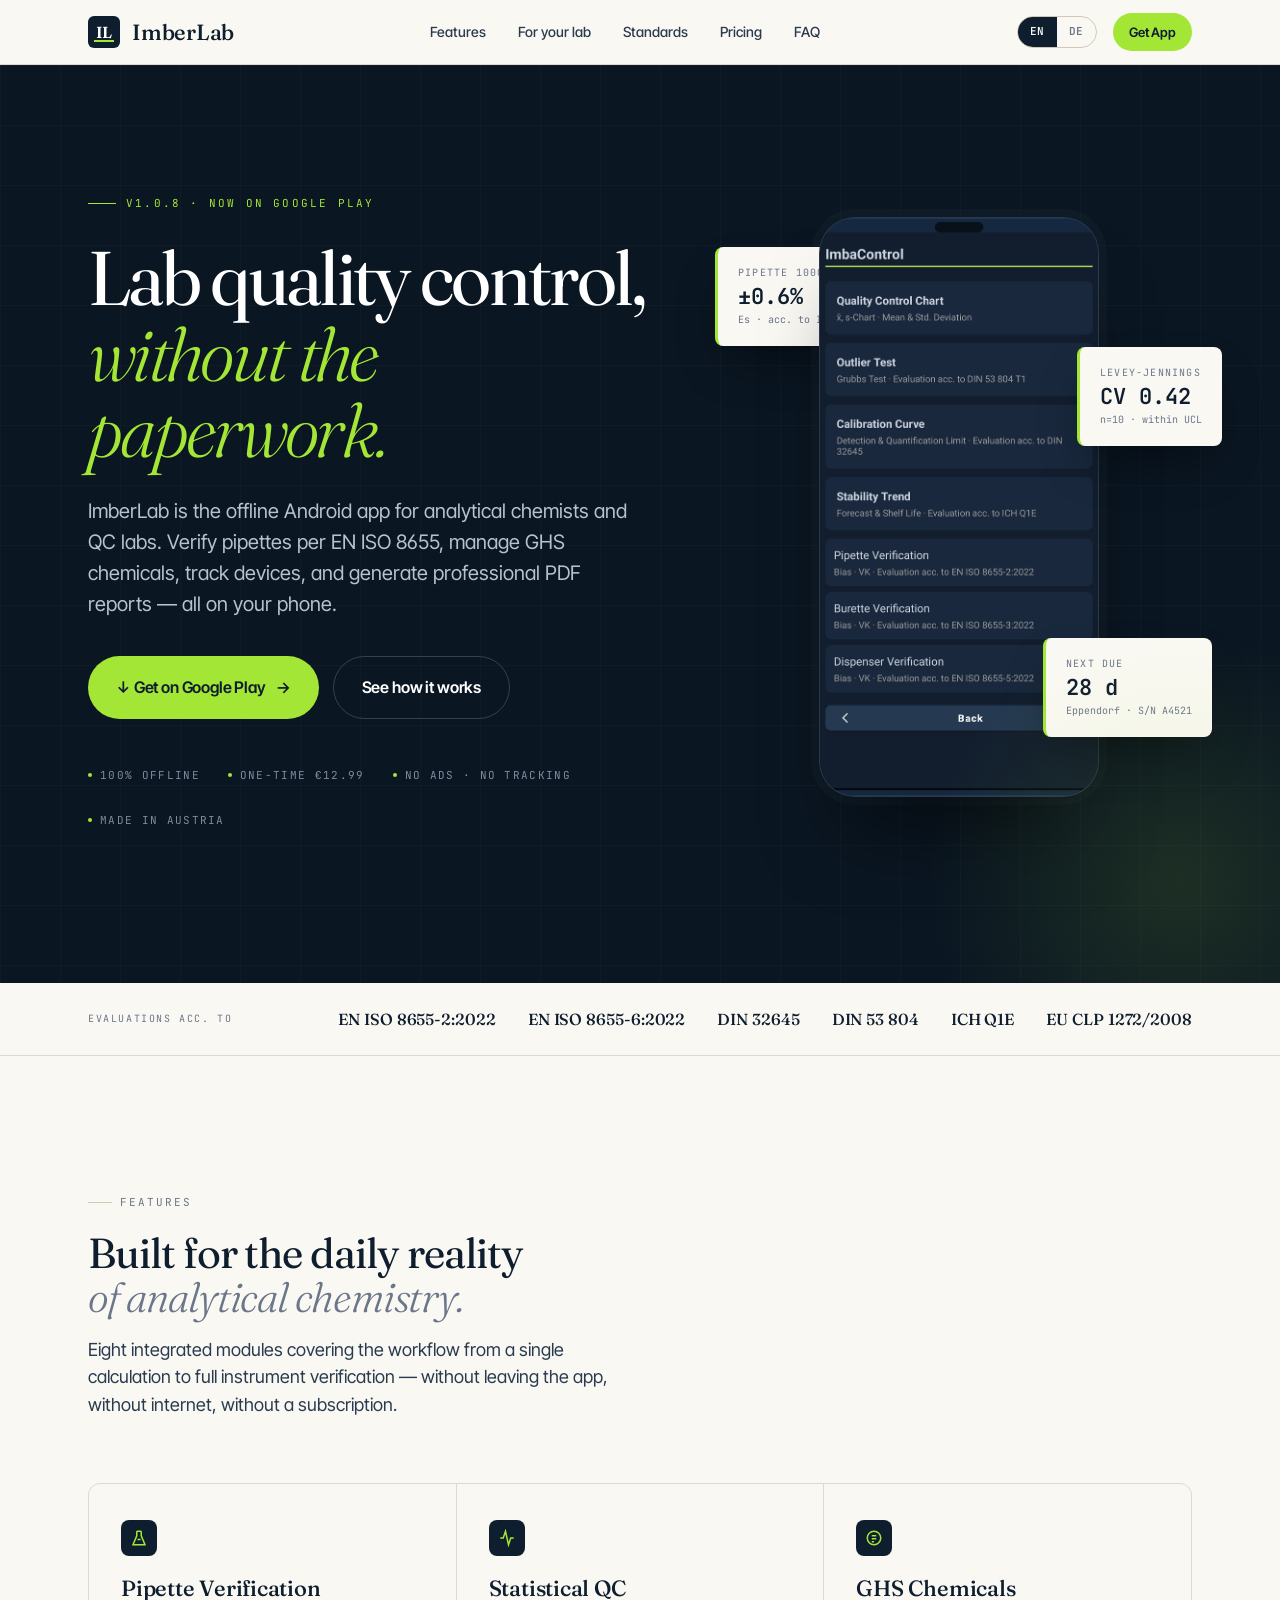
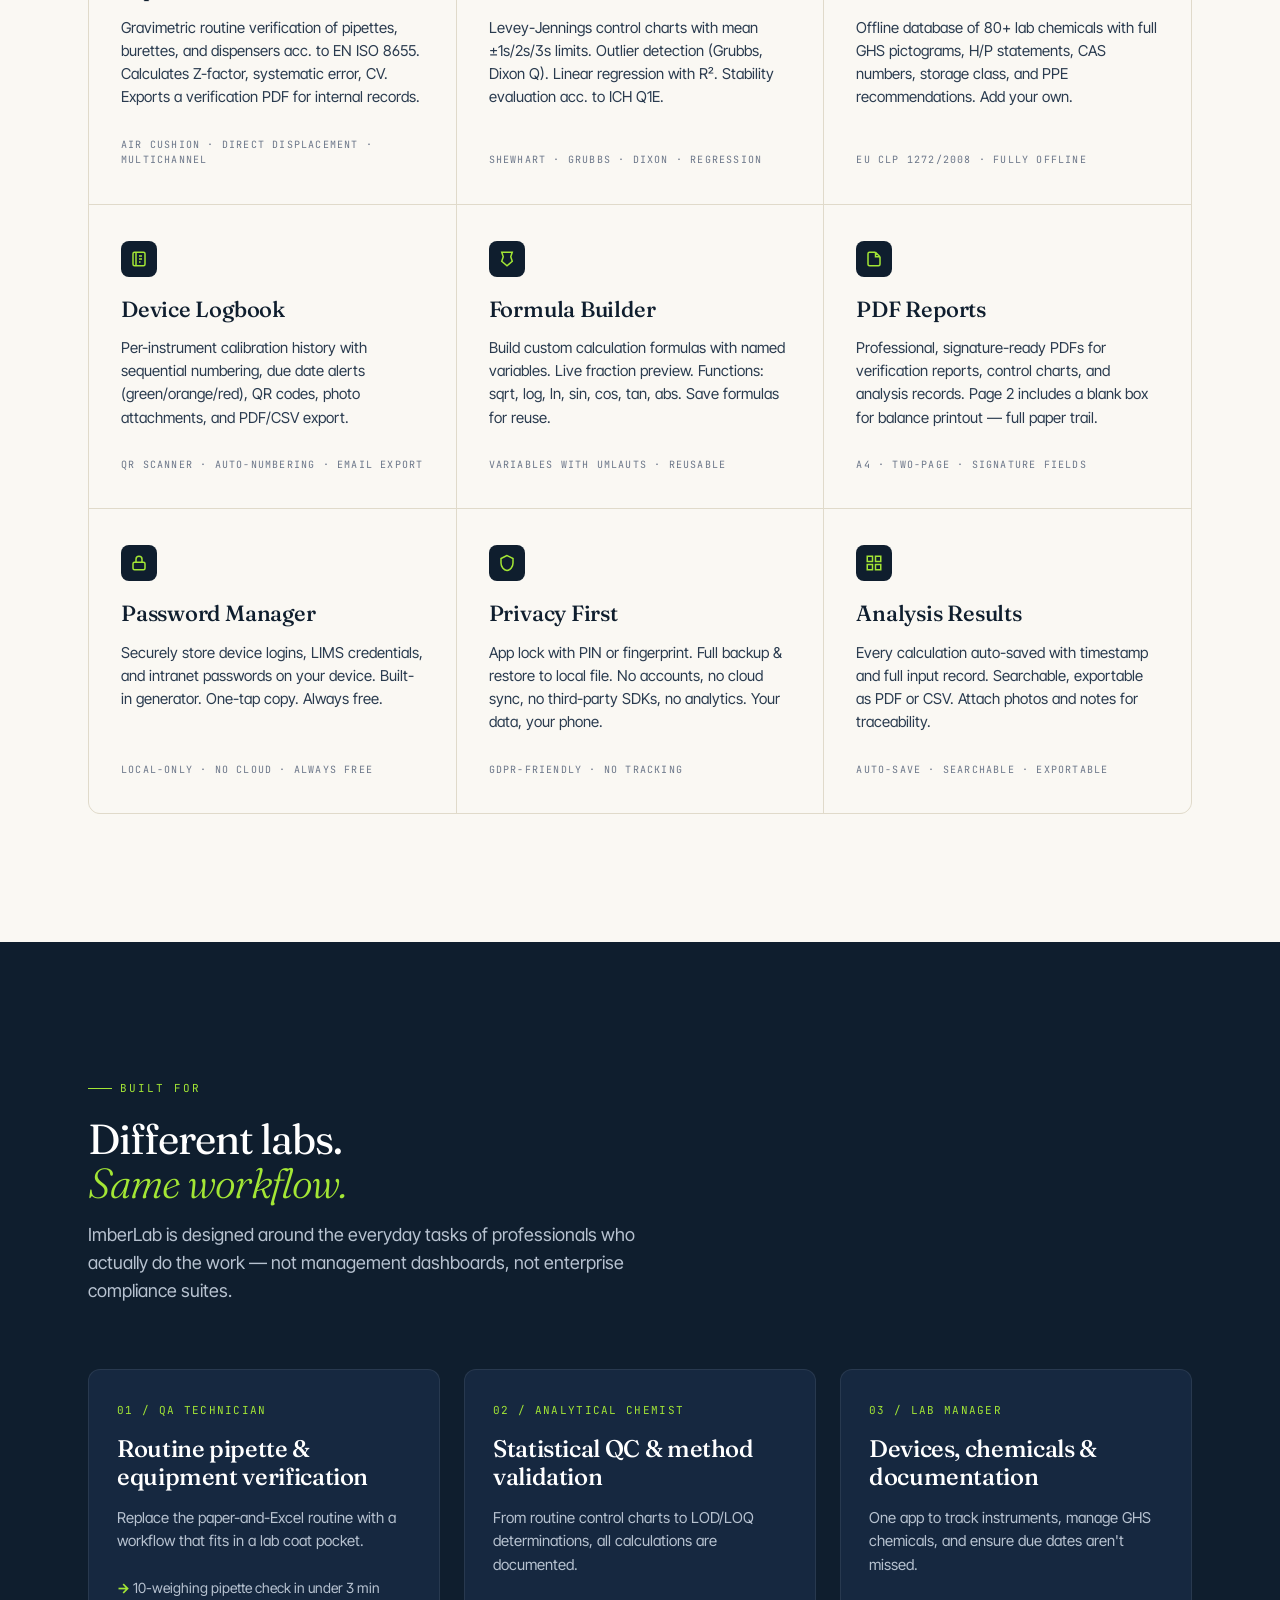
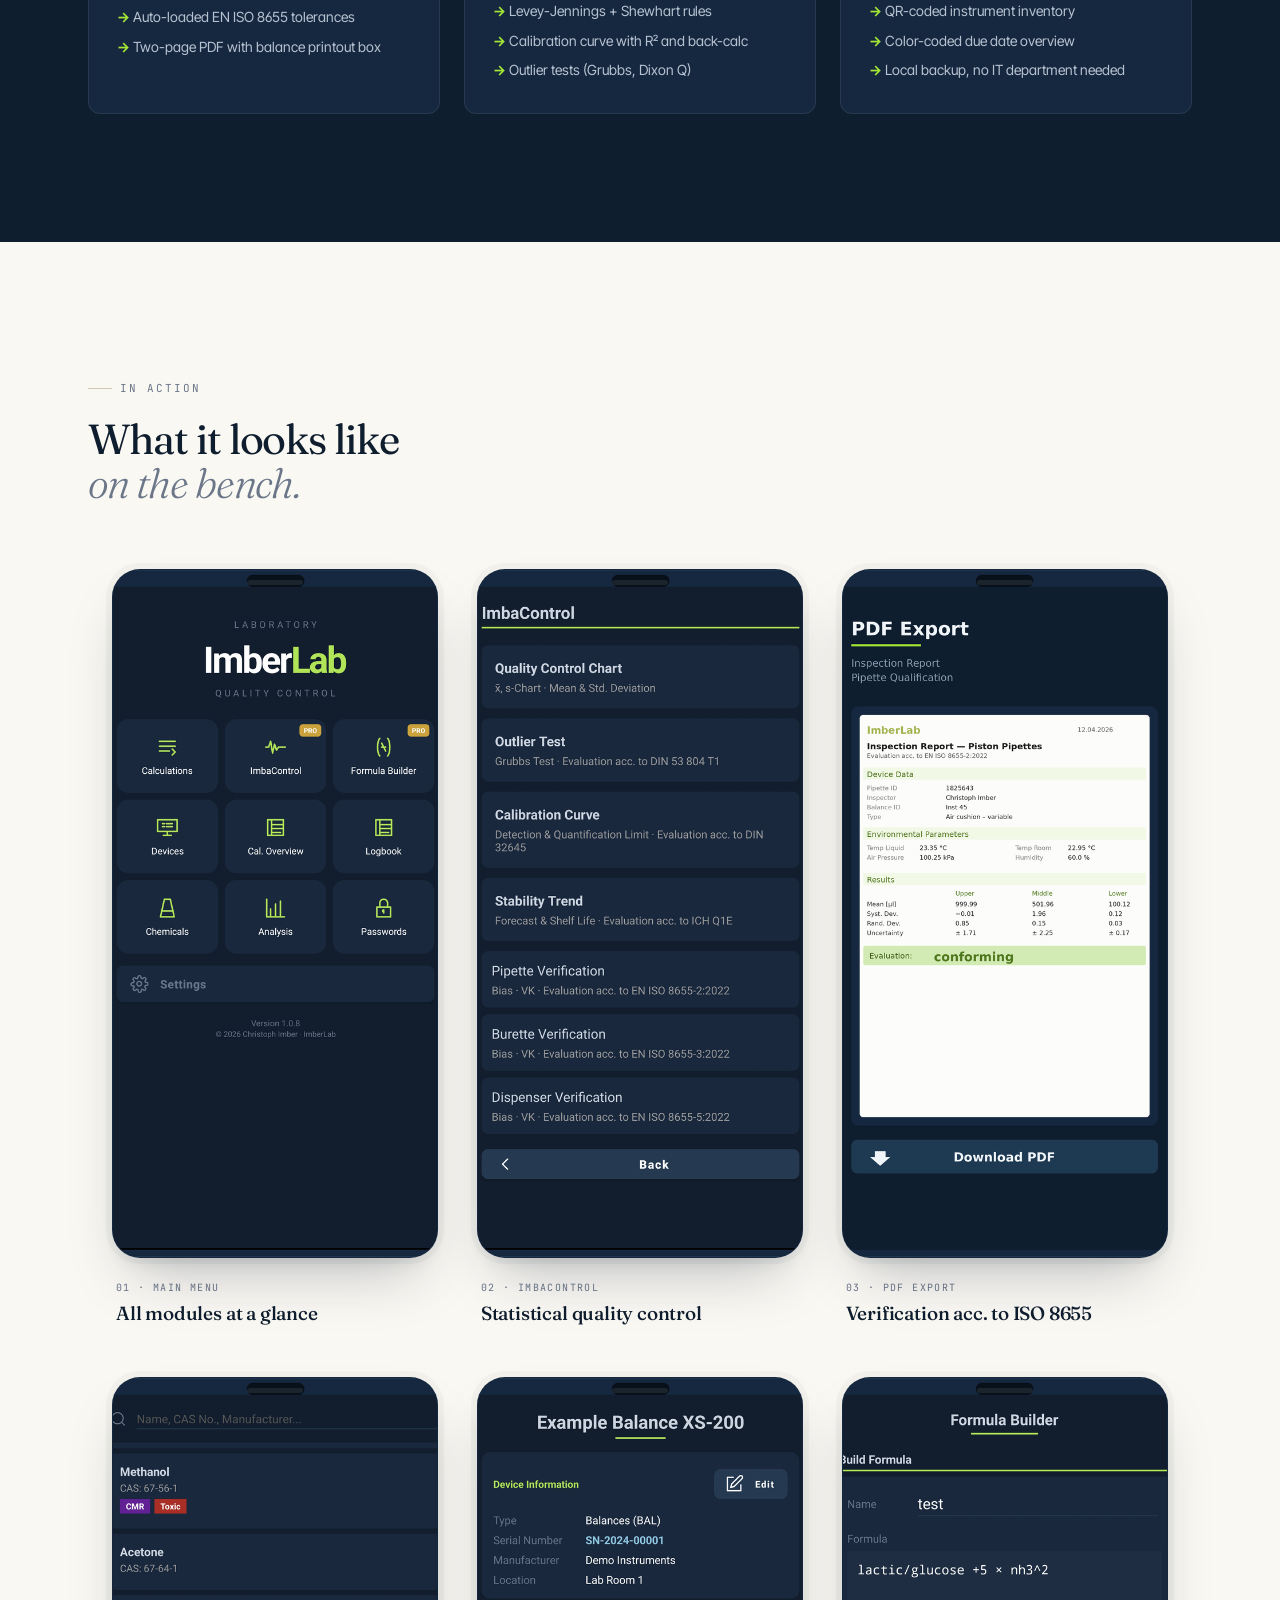
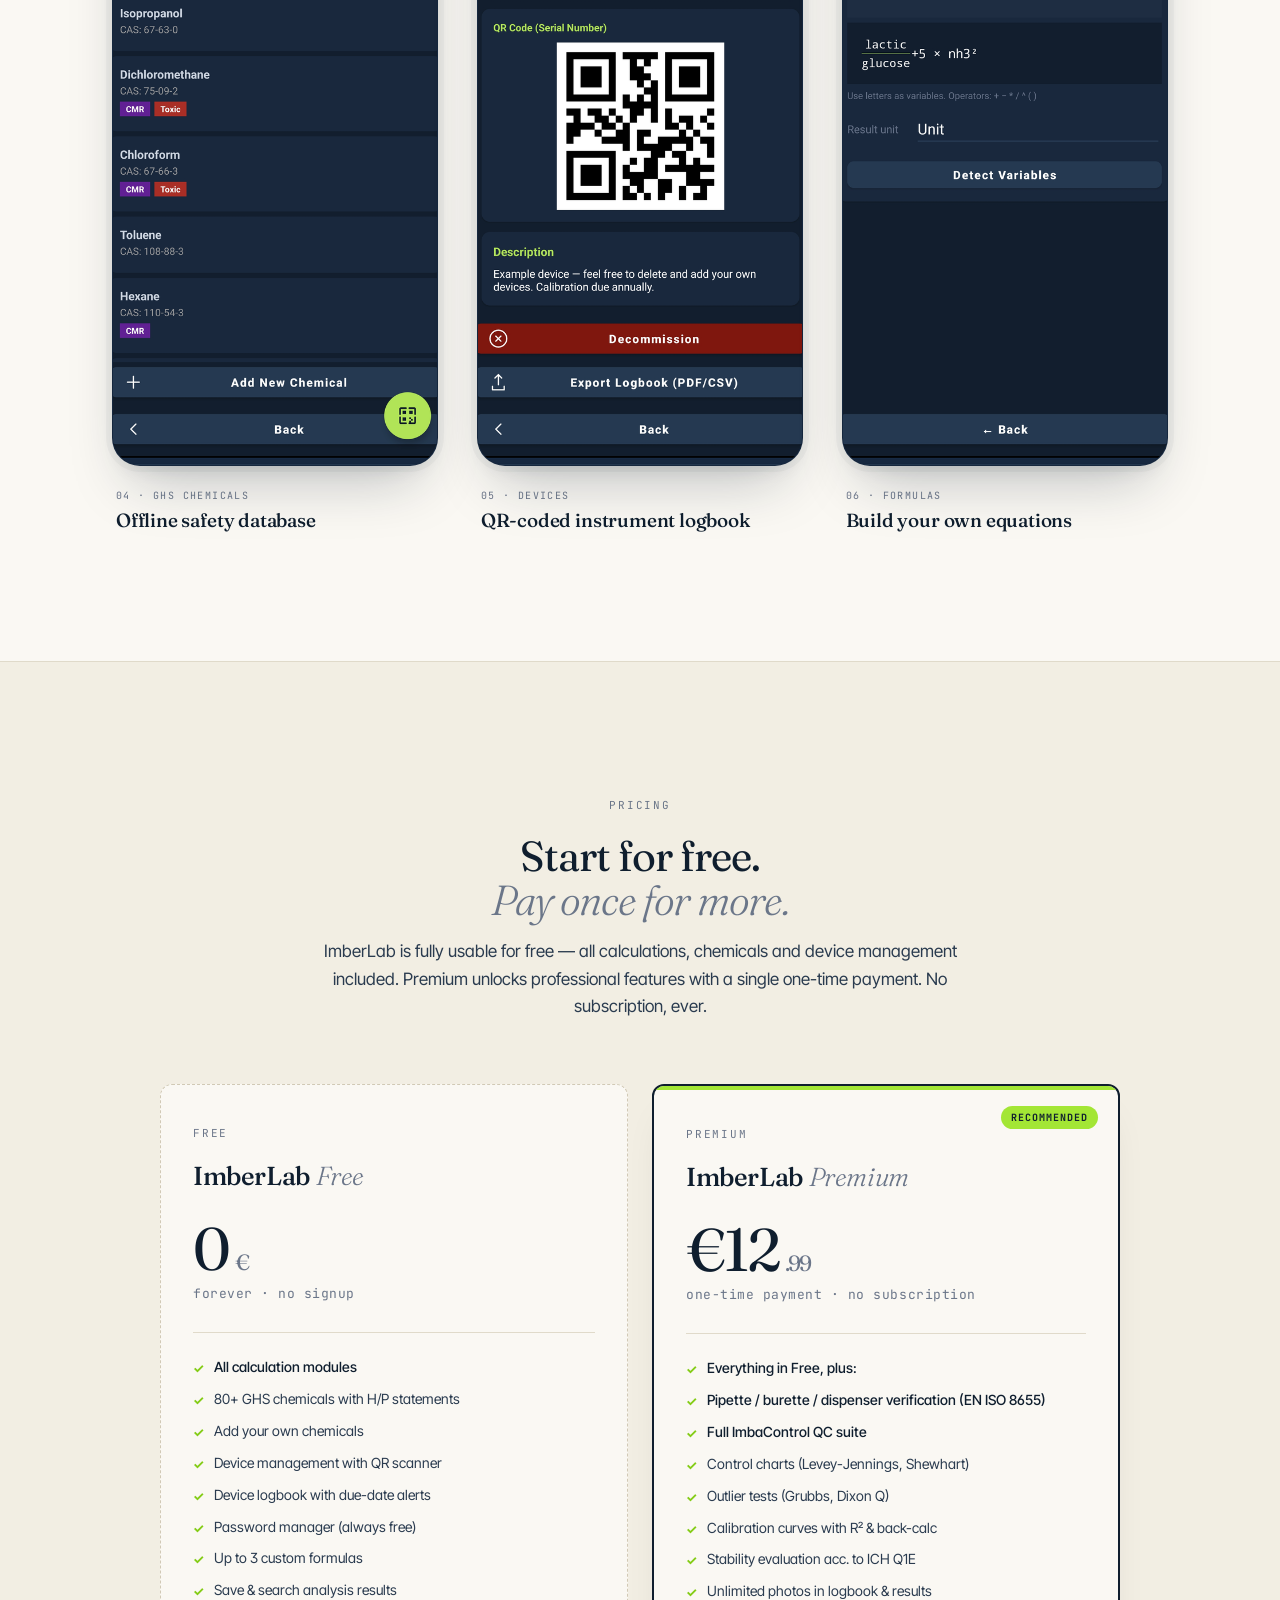
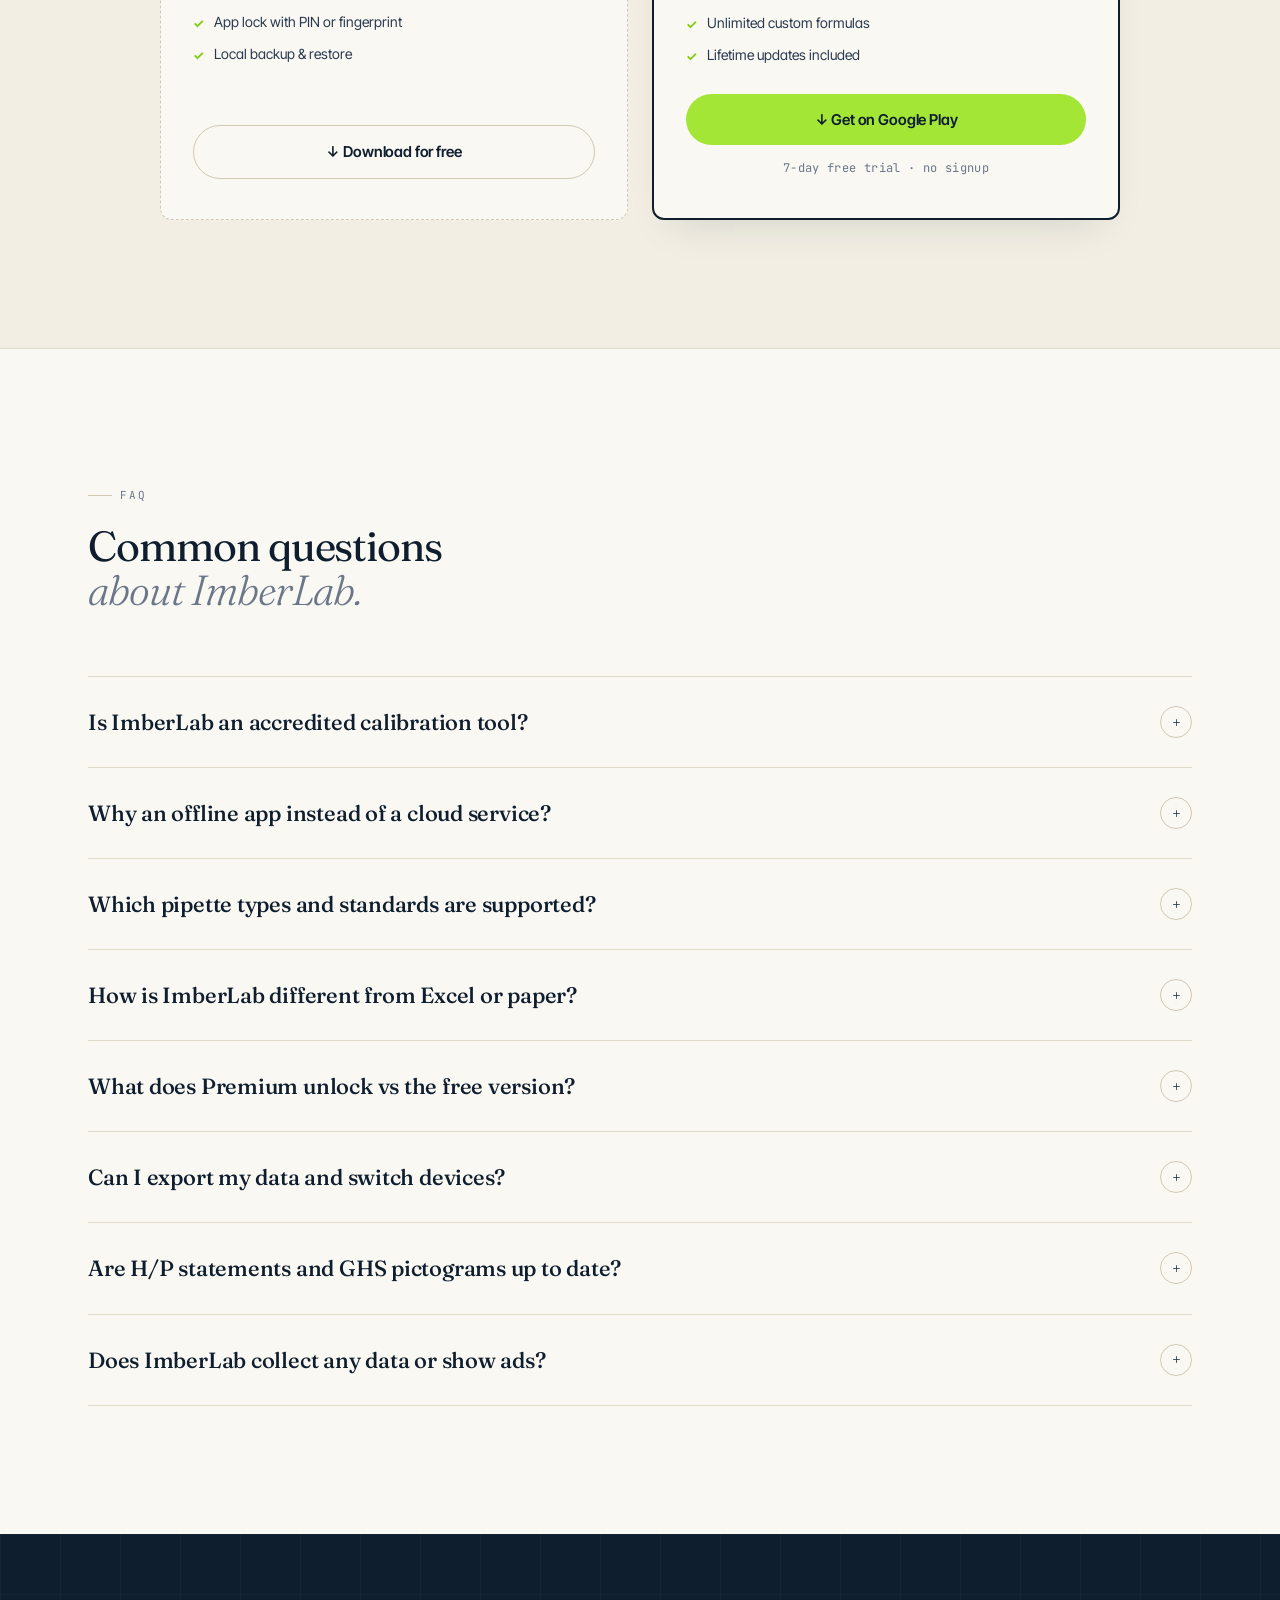
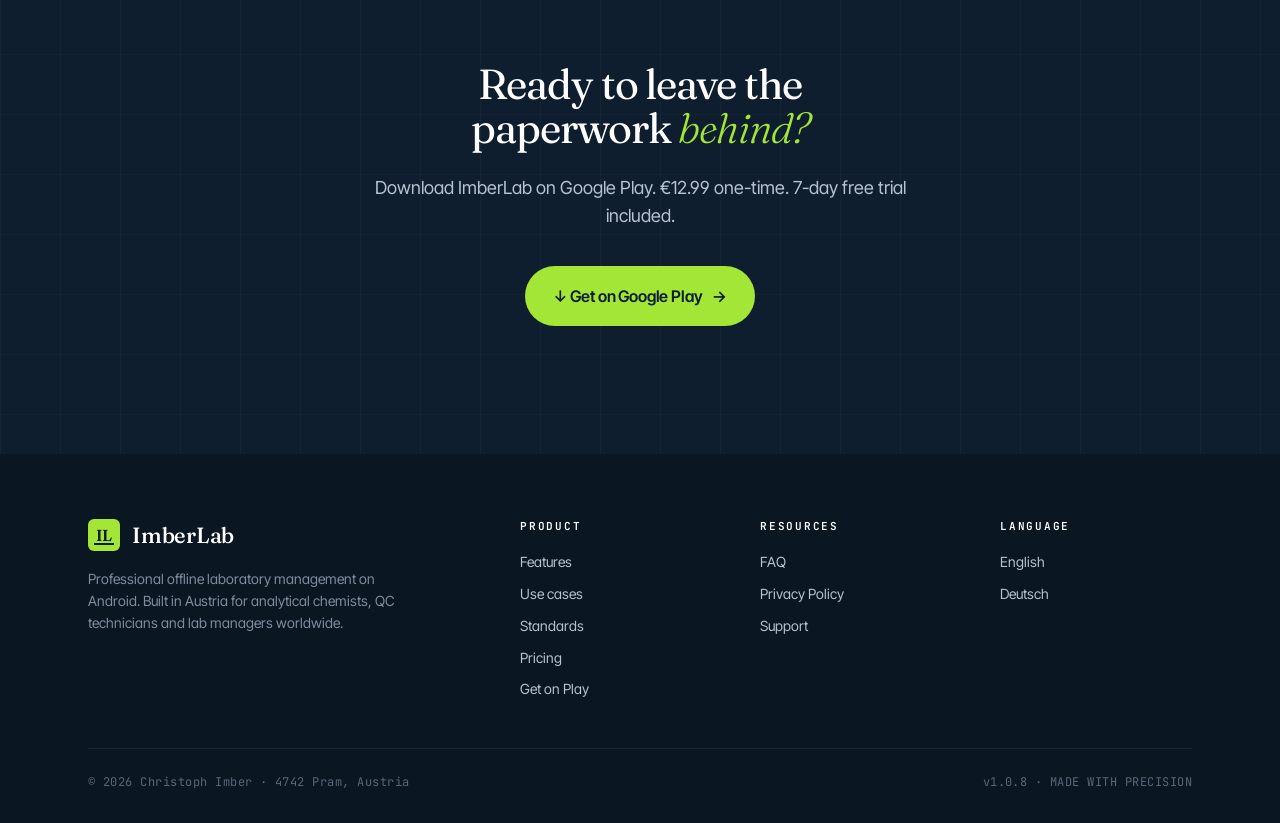
<file: en/index.html>
<!DOCTYPE html>
<html lang="en">
<head>
  <meta charset="UTF-8">
  <meta name="viewport" content="width=device-width, initial-scale=1.0">
  <meta name="theme-color" content="#0F1E2E">

  <!-- SEO -->
  <title>ImberLab — Pipette Calibration & Lab QC App | EN ISO 8655 | Offline Android</title>
  <meta name="description" content="Professional offline lab app for analytical chemists: pipette verification per EN ISO 8655, GHS chemical database, device logbook, control charts, PDF reports. One-time €12.99. No subscription, no cloud.">
  <meta name="keywords" content="pipette calibration app, lab QC, EN ISO 8655, GHS chemicals, lab logbook, control chart, Levey-Jennings, burette verification, dispenser, analytical chemistry, offline lab notebook, Android lab app, DIN 32645">
  <meta name="author" content="Christoph Imber">
  <link rel="canonical" href="https://n3rdmonkey.github.io/imberlab-privacy/en/">

  <!-- hreflang -->
  <link rel="alternate" hreflang="en" href="https://n3rdmonkey.github.io/imberlab-privacy/en/">
  <link rel="alternate" hreflang="de" href="https://n3rdmonkey.github.io/imberlab-privacy/de/">
  <link rel="alternate" hreflang="x-default" href="https://n3rdmonkey.github.io/imberlab-privacy/en/">

  <!-- Open Graph -->
  <meta property="og:type" content="website">
  <meta property="og:url" content="https://n3rdmonkey.github.io/imberlab-privacy/en/">
  <meta property="og:title" content="ImberLab — Pipette Calibration & Lab QC. Fully Offline.">
  <meta property="og:description" content="Professional Android app for analytical chemists. Pipette verification per EN ISO 8655, GHS chemicals, device logbook, PDF reports. €12.99 one-time.">
  <meta property="og:image" content="https://n3rdmonkey.github.io/imberlab-privacy/screenshots/01_main_menu.png">
  <meta property="og:locale" content="en_US">
  <meta property="og:locale:alternate" content="de_DE">

  <!-- Twitter -->
  <meta name="twitter:card" content="summary_large_image">
  <meta name="twitter:title" content="ImberLab — Pipette Calibration & Lab QC App">
  <meta name="twitter:description" content="Professional offline lab app: pipette verification per EN ISO 8655, GHS chemicals, device logbook. €12.99 one-time.">
  <meta name="twitter:image" content="https://n3rdmonkey.github.io/imberlab-privacy/screenshots/01_main_menu.png">

  <!-- Fonts -->
  <link rel="preconnect" href="https://fonts.googleapis.com">
  <link rel="preconnect" href="https://fonts.gstatic.com" crossorigin>
  <link href="https://fonts.googleapis.com/css2?family=Fraunces:ital,opsz,wght@0,9..144,400;0,9..144,500;0,9..144,600;1,9..144,300;1,9..144,400&family=Inter+Tight:wght@400;500;600;700&family=JetBrains+Mono:wght@400;500;600&display=swap" rel="stylesheet">

  <!-- Styles -->
  <link rel="stylesheet" href="../css/style.css">

  <!-- Favicon -->
  <link rel="icon" type="image/svg+xml" href="data:image/svg+xml,%3Csvg xmlns='http://www.w3.org/2000/svg' viewBox='0 0 32 32'%3E%3Crect width='32' height='32' rx='6' fill='%230F1E2E'/%3E%3Ctext x='50%25' y='62%25' text-anchor='middle' fill='white' font-family='Georgia, serif' font-size='17' font-weight='600'%3EIL%3C/text%3E%3Crect x='6' y='24' width='20' height='2' fill='%23A3E635'/%3E%3C/svg%3E">

  <!-- JSON-LD Schema -->
  <script type="application/ld+json">
  {
    "@context": "https://schema.org",
    "@type": "MobileApplication",
    "name": "ImberLab — Lab Manager",
    "operatingSystem": "Android",
    "applicationCategory": "ProductivityApplication",
    "applicationSubCategory": "Laboratory Software",
    "description": "Offline Android app for analytical chemists and QC labs. Pipette verification per EN ISO 8655, GHS chemical database, device logbook, control charts (Levey-Jennings), PDF reports.",
    "url": "https://n3rdmonkey.github.io/imberlab-privacy/en/",
    "downloadUrl": "https://play.google.com/store/apps/details?id=com.imber.labor",
    "offers": {
      "@type": "Offer",
      "price": "12.99",
      "priceCurrency": "EUR",
      "category": "OneTimePurchase"
    },
    "author": {
      "@type": "Person",
      "name": "Christoph Imber",
      "address": {
        "@type": "PostalAddress",
        "addressLocality": "Pram",
        "addressCountry": "AT"
      }
    },
    "softwareVersion": "1.0.8",
    "datePublished": "2026-04-19",
    "inLanguage": "en"
  }
  </script>
</head>
<body>

<!-- ===================================================================
     HEADER
=================================================================== -->
<header class="site-header">
  <div class="container nav">
    <a href="./" class="brand">
      <span class="brand-mark">IL</span>
      ImberLab
    </a>
    <nav class="nav-links">
      <a href="#features">Features</a>
      <a href="#usecases">For your lab</a>
      <a href="#standards">Standards</a>
      <a href="#pricing">Pricing</a>
      <a href="#faq">FAQ</a>
    </nav>
    <div class="nav-meta">
      <div class="lang-switch">
        <a href="../en/" class="active">EN</a>
        <a href="../de/">DE</a>
      </div>
      <a href="https://play.google.com/store/apps/details?id=com.imber.labor" class="btn btn-primary btn-sm" rel="noopener">Get App</a>
    </div>
  </div>
</header>

<!-- ===================================================================
     HERO
=================================================================== -->
<section class="hero">
  <div class="container hero-grid">
    <div class="hero-text">
      <div class="hero-eyebrow">v1.0.8 · Now on Google Play</div>
      <h1>
        Lab quality control,<br>
        <em>without the paperwork.</em>
      </h1>
      <p class="hero-lead">
        ImberLab is the offline Android app for analytical chemists and QC labs.
        Verify pipettes per EN ISO 8655, manage GHS chemicals, track devices,
        and generate professional PDF reports — all on your phone.
      </p>
      <div class="hero-cta">
        <a href="https://play.google.com/store/apps/details?id=com.imber.labor" class="btn btn-primary btn-lg" rel="noopener">
          ↓ Get on Google Play
          <span class="arrow">→</span>
        </a>
        <a href="#features" class="btn btn-ghost btn-lg">See how it works</a>
      </div>
      <div class="hero-trust">
        <span>100% Offline</span>
        <span>One-time €12.99</span>
        <span>No Ads · No Tracking</span>
        <span>Made in Austria</span>
      </div>
    </div>

    <div class="hero-visual" aria-hidden="true">
      <div class="data-card tl">
        <div class="label">Pipette 1000 µL</div>
        <div class="value">±0.6%</div>
        <div class="meta">Es · acc. to ISO 8655</div>
      </div>
      <div class="hero-phone">
        <img src="../screenshots/02_imbacontrol.png" alt="">
      </div>
      <div class="data-card tr">
        <div class="label">Levey-Jennings</div>
        <div class="value">CV 0.42</div>
        <div class="meta">n=10 · within UCL</div>
      </div>
      <div class="data-card br">
        <div class="label">Next due</div>
        <div class="value">28 d</div>
        <div class="meta">Eppendorf · S/N A4521</div>
      </div>
    </div>
  </div>
</section>

<!-- ===================================================================
     STANDARDS BAR
=================================================================== -->
<section class="standards-bar" id="standards">
  <div class="container standards-row">
    <div class="standards-label">Evaluations acc. to</div>
    <div class="standards-list">
      <span>EN ISO 8655-2:2022</span>
      <span>EN ISO 8655-6:2022</span>
      <span>DIN 32645</span>
      <span>DIN 53 804</span>
      <span>ICH Q1E</span>
      <span>EU CLP 1272/2008</span>
    </div>
  </div>
</section>

<!-- ===================================================================
     FEATURES
=================================================================== -->
<section class="section" id="features">
  <div class="container">
    <div class="section-head">
      <div class="eyebrow">Features</div>
      <h2>Built for the daily reality<br><em>of analytical chemistry.</em></h2>
      <p>Eight integrated modules covering the workflow from a single calculation to full instrument verification — without leaving the app, without internet, without a subscription.</p>
    </div>

    <div class="feature-grid">
      <article class="feature">
        <div class="feature-icon">
          <svg viewBox="0 0 24 24" fill="none" stroke="currentColor" stroke-width="2"><path d="M9 3v6L4 21h16L15 9V3M9 3h6M10 14h4"/></svg>
        </div>
        <h3>Pipette Verification</h3>
        <p>Gravimetric routine verification of pipettes, burettes, and dispensers acc. to EN ISO 8655. Calculates Z-factor, systematic error, CV. Exports a verification PDF for internal records.</p>
        <div class="feature-tag">Air cushion · Direct displacement · Multichannel</div>
      </article>

      <article class="feature">
        <div class="feature-icon">
          <svg viewBox="0 0 24 24" fill="none" stroke="currentColor" stroke-width="2"><path d="M3 12h4l3-9 4 18 3-9h4"/></svg>
        </div>
        <h3>Statistical QC</h3>
        <p>Levey-Jennings control charts with mean ±1s/2s/3s limits. Outlier detection (Grubbs, Dixon Q). Linear regression with R². Stability evaluation acc. to ICH Q1E.</p>
        <div class="feature-tag">Shewhart · Grubbs · Dixon · Regression</div>
      </article>

      <article class="feature">
        <div class="feature-icon">
          <svg viewBox="0 0 24 24" fill="none" stroke="currentColor" stroke-width="2"><circle cx="12" cy="12" r="9"/><path d="M9 9h6M9 13h6M9 17h3"/></svg>
        </div>
        <h3>GHS Chemicals</h3>
        <p>Offline database of 80+ lab chemicals with full GHS pictograms, H/P statements, CAS numbers, storage class, and PPE recommendations. Add your own.</p>
        <div class="feature-tag">EU CLP 1272/2008 · Fully offline</div>
      </article>

      <article class="feature">
        <div class="feature-icon">
          <svg viewBox="0 0 24 24" fill="none" stroke="currentColor" stroke-width="2"><rect x="4" y="3" width="16" height="18" rx="2"/><path d="M8 3v18M12 8h4M12 12h4M12 16h2"/></svg>
        </div>
        <h3>Device Logbook</h3>
        <p>Per-instrument calibration history with sequential numbering, due date alerts (green/orange/red), QR codes, photo attachments, and PDF/CSV export.</p>
        <div class="feature-tag">QR scanner · Auto-numbering · Email export</div>
      </article>

      <article class="feature">
        <div class="feature-icon">
          <svg viewBox="0 0 24 24" fill="none" stroke="currentColor" stroke-width="2"><path d="M5 3h14l-2 6 2 6-7 6-7-6 2-6-2-6z"/></svg>
        </div>
        <h3>Formula Builder</h3>
        <p>Build custom calculation formulas with named variables. Live fraction preview. Functions: sqrt, log, ln, sin, cos, tan, abs. Save formulas for reuse.</p>
        <div class="feature-tag">Variables with umlauts · Reusable</div>
      </article>

      <article class="feature">
        <div class="feature-icon">
          <svg viewBox="0 0 24 24" fill="none" stroke="currentColor" stroke-width="2"><path d="M14 3v6h6M14 3l6 6M14 3H6a2 2 0 0 0-2 2v14a2 2 0 0 0 2 2h12a2 2 0 0 0 2-2V9"/></svg>
        </div>
        <h3>PDF Reports</h3>
        <p>Professional, signature-ready PDFs for verification reports, control charts, and analysis records. Page 2 includes a blank box for balance printout — full paper trail.</p>
        <div class="feature-tag">A4 · Two-page · Signature fields</div>
      </article>

      <article class="feature">
        <div class="feature-icon">
          <svg viewBox="0 0 24 24" fill="none" stroke="currentColor" stroke-width="2"><rect x="4" y="11" width="16" height="10" rx="2"/><path d="M8 11V7a4 4 0 0 1 8 0v4"/></svg>
        </div>
        <h3>Password Manager</h3>
        <p>Securely store device logins, LIMS credentials, and intranet passwords on your device. Built-in generator. One-tap copy. Always free.</p>
        <div class="feature-tag">Local-only · No cloud · Always free</div>
      </article>

      <article class="feature">
        <div class="feature-icon">
          <svg viewBox="0 0 24 24" fill="none" stroke="currentColor" stroke-width="2"><path d="M12 2 4 6v6c0 5 3.5 9.5 8 10 4.5-.5 8-5 8-10V6l-8-4z"/></svg>
        </div>
        <h3>Privacy First</h3>
        <p>App lock with PIN or fingerprint. Full backup &amp; restore to local file. No accounts, no cloud sync, no third-party SDKs, no analytics. Your data, your phone.</p>
        <div class="feature-tag">GDPR-friendly · No tracking</div>
      </article>

      <article class="feature">
        <div class="feature-icon">
          <svg viewBox="0 0 24 24" fill="none" stroke="currentColor" stroke-width="2"><path d="M3 3h7v7H3zM14 3h7v7h-7zM14 14h7v7h-7zM3 14h7v7H3z"/></svg>
        </div>
        <h3>Analysis Results</h3>
        <p>Every calculation auto-saved with timestamp and full input record. Searchable, exportable as PDF or CSV. Attach photos and notes for traceability.</p>
        <div class="feature-tag">Auto-save · Searchable · Exportable</div>
      </article>
    </div>
  </div>
</section>

<!-- ===================================================================
     USE CASES
=================================================================== -->
<section class="section usecases-bg" id="usecases">
  <div class="container">
    <div class="section-head">
      <div class="eyebrow">Built for</div>
      <h2>Different labs.<br><em>Same workflow.</em></h2>
      <p>ImberLab is designed around the everyday tasks of professionals who actually do the work — not management dashboards, not enterprise compliance suites.</p>
    </div>

    <div class="usecase-grid">
      <article class="usecase">
        <div class="num">01 / QA TECHNICIAN</div>
        <h3>Routine pipette &amp; equipment verification</h3>
        <p>Replace the paper-and-Excel routine with a workflow that fits in a lab coat pocket.</p>
        <ul>
          <li>10-weighing pipette check in under 3 min</li>
          <li>Auto-loaded EN ISO 8655 tolerances</li>
          <li>Two-page PDF with balance printout box</li>
        </ul>
      </article>

      <article class="usecase">
        <div class="num">02 / ANALYTICAL CHEMIST</div>
        <h3>Statistical QC &amp; method validation</h3>
        <p>From routine control charts to LOD/LOQ determinations, all calculations are documented.</p>
        <ul>
          <li>Levey-Jennings + Shewhart rules</li>
          <li>Calibration curve with R² and back-calc</li>
          <li>Outlier tests (Grubbs, Dixon Q)</li>
        </ul>
      </article>

      <article class="usecase">
        <div class="num">03 / LAB MANAGER</div>
        <h3>Devices, chemicals &amp; documentation</h3>
        <p>One app to track instruments, manage GHS chemicals, and ensure due dates aren't missed.</p>
        <ul>
          <li>QR-coded instrument inventory</li>
          <li>Color-coded due date overview</li>
          <li>Local backup, no IT department needed</li>
        </ul>
      </article>
    </div>
  </div>
</section>

<!-- ===================================================================
     SHOWCASE / SCREENSHOTS
=================================================================== -->
<section class="section" id="screenshots">
  <div class="container">
    <div class="section-head">
      <div class="eyebrow">In Action</div>
      <h2>What it looks like<br><em>on the bench.</em></h2>
    </div>

    <div class="showcase-grid">
      <div class="shot">
        <div class="shot-img"><img src="../screenshots/01_main_menu.png" alt="ImberLab main menu showing all modules"></div>
        <div class="shot-meta"><div class="label">01 · Main Menu</div><h3>All modules at a glance</h3></div>
      </div>
      <div class="shot">
        <div class="shot-img"><img src="../screenshots/02_imbacontrol.png" alt="Statistical QC dashboard"></div>
        <div class="shot-meta"><div class="label">02 · ImbaControl</div><h3>Statistical quality control</h3></div>
      </div>
      <div class="shot">
        <div class="shot-img"><img src="../screenshots/03_pdf_report.png" alt="Professional PDF report export"></div>
        <div class="shot-meta"><div class="label">03 · PDF Export</div><h3>Verification acc. to ISO 8655</h3></div>
      </div>
      <div class="shot">
        <div class="shot-img"><img src="../screenshots/04_chemicals.png" alt="GHS chemical database"></div>
        <div class="shot-meta"><div class="label">04 · GHS Chemicals</div><h3>Offline safety database</h3></div>
      </div>
      <div class="shot">
        <div class="shot-img"><img src="../screenshots/05_instrument.png" alt="Device profile with QR code and logbook"></div>
        <div class="shot-meta"><div class="label">05 · Devices</div><h3>QR-coded instrument logbook</h3></div>
      </div>
      <div class="shot">
        <div class="shot-img"><img src="../screenshots/06_formula_builder.png" alt="Formula builder with live preview"></div>
        <div class="shot-meta"><div class="label">06 · Formulas</div><h3>Build your own equations</h3></div>
      </div>
    </div>
  </div>
</section>

<!-- ===================================================================
     PRICING
=================================================================== -->
<section class="section pricing-wrap" id="pricing">
  <div class="container">
    <div class="pricing-intro">
      <div class="eyebrow">Pricing</div>
      <h2 class="serif">Start for free.<br><em>Pay once for more.</em></h2>
      <p>ImberLab is fully usable for free — all calculations, chemicals and device management included. Premium unlocks professional features with a single one-time payment. No subscription, ever.</p>
    </div>

    <div class="pricing-grid">

      <!-- FREE -->
      <div class="price-card free">
        <div class="price-tag">Free</div>
        <div class="price-name">ImberLab <em>Free</em></div>
        <div class="price-amount">0<sup>€</sup></div>
        <div class="price-cycle">forever · no signup</div>

        <ul class="price-features">
          <li class="highlight">All calculation modules</li>
          <li>80+ GHS chemicals with H/P statements</li>
          <li>Add your own chemicals</li>
          <li>Device management with QR scanner</li>
          <li>Device logbook with due-date alerts</li>
          <li>Password manager (always free)</li>
          <li>Up to 3 custom formulas</li>
          <li>Save &amp; search analysis results</li>
          <li>App lock with PIN or fingerprint</li>
          <li>Local backup &amp; restore</li>
        </ul>

        <div class="price-cta">
          <a href="https://play.google.com/store/apps/details?id=com.imber.labor" class="btn btn-ghost" rel="noopener">↓ Download for free</a>
        </div>
      </div>

      <!-- PREMIUM -->
      <div class="price-card premium">
        <div class="price-badge">Recommended</div>
        <div class="price-tag">Premium</div>
        <div class="price-name">ImberLab <em>Premium</em></div>
        <div class="price-amount">€12<sup>.99</sup></div>
        <div class="price-cycle">one-time payment · no subscription</div>

        <ul class="price-features">
          <li class="highlight">Everything in Free, plus:</li>
          <li class="highlight">Pipette / burette / dispenser verification (EN ISO 8655)</li>
          <li class="highlight">Full ImbaControl QC suite</li>
          <li>Control charts (Levey-Jennings, Shewhart)</li>
          <li>Outlier tests (Grubbs, Dixon Q)</li>
          <li>Calibration curves with R² &amp; back-calc</li>
          <li>Stability evaluation acc. to ICH Q1E</li>
          <li>Unlimited photos in logbook &amp; results</li>
          <li>Unlimited custom formulas</li>
          <li>Lifetime updates included</li>
        </ul>

        <div class="price-cta">
          <a href="https://play.google.com/store/apps/details?id=com.imber.labor" class="btn btn-primary" rel="noopener">↓ Get on Google Play</a>
        </div>
        <div class="price-note">7-day free trial · no signup</div>
      </div>

    </div>
  </div>
</section>

<!-- ===================================================================
     FAQ
=================================================================== -->
<section class="section" id="faq">
  <div class="container">
    <div class="section-head">
      <div class="eyebrow">FAQ</div>
      <h2>Common questions<br><em>about ImberLab.</em></h2>
    </div>

    <div class="faq-list">
      <div class="faq-item">
        <button class="faq-q">Is ImberLab an accredited calibration tool?<span class="faq-toggle">+</span></button>
        <div class="faq-a"><div class="faq-a-inner">
          <p><strong>No.</strong> ImberLab is a self-documentation tool for laboratory professionals. References to standards such as EN ISO 8655, DIN 32645, DIN 53 804 and ICH Q1E describe the methodologies used in the app's calculations — they do not imply certification, approval, or accreditation.</p>
          <p>The PDF reports generated by ImberLab are intended for internal records and do not replace calibration certificates issued by an accredited body. Use ImberLab to streamline routine in-house verification between official calibrations.</p>
        </div></div>
      </div>

      <div class="faq-item">
        <button class="faq-q">Why an offline app instead of a cloud service?<span class="faq-toggle">+</span></button>
        <div class="faq-a"><div class="faq-a-inner">
          <p>Three reasons: <strong>data sovereignty</strong> (your QC data never leaves your phone), <strong>reliability</strong> (works in cleanrooms, basements, and labs without WiFi), and <strong>cost</strong> (no monthly fees forever). Offline-first also means no account creation, no GDPR consent flows, and no third-party data processors.</p>
        </div></div>
      </div>

      <div class="faq-item">
        <button class="faq-q">Which pipette types and standards are supported?<span class="faq-toggle">+</span></button>
        <div class="faq-a"><div class="faq-a-inner">
          <p>Air cushion pipettes (variable and fixed, Form A) acc. to <strong>EN ISO 8655-2:2022</strong>, direct displacement pipettes (Form D) acc. to <strong>EN ISO 8655-3:2002</strong>, multichannel pipettes (8/12-channel), burettes, and dispensers. Tolerance limits for each nominal volume are pre-loaded and applied automatically.</p>
        </div></div>
      </div>

      <div class="faq-item">
        <button class="faq-q">How is ImberLab different from Excel or paper?<span class="faq-toggle">+</span></button>
        <div class="faq-a"><div class="faq-a-inner">
          <table>
            <thead><tr><th></th><th>Paper</th><th>Excel</th><th>ImberLab</th></tr></thead>
            <tbody>
              <tr><td>Search</td><td>Manual</td><td>Limited</td><td>Instant</td></tr>
              <tr><td>Photos attached</td><td>Separate</td><td>Cumbersome</td><td>Integrated</td></tr>
              <tr><td>Due-date alerts</td><td>Manual</td><td>Needs macros</td><td>Automatic</td></tr>
              <tr><td>Offline use</td><td>✓</td><td>Partial</td><td>Always</td></tr>
              <tr><td>Privacy</td><td>Physical only</td><td>Cloud risk</td><td>Local &amp; secure</td></tr>
              <tr><td>ISO 8655 tolerances</td><td>Manual lookup</td><td>Manual entry</td><td>Pre-loaded</td></tr>
            </tbody>
          </table>
        </div></div>
      </div>

      <div class="faq-item">
        <button class="faq-q">What does Premium unlock vs the free version?<span class="faq-toggle">+</span></button>
        <div class="faq-a"><div class="faq-a-inner">
          <p>The free version is fully usable: all calculation modules, the GHS chemical database, device management, the password manager, and 3 saved formulas. Premium (one-time €12.99) unlocks unlimited photos in logbooks, unlimited custom formulas, and the full ImbaControl Pro statistical QC suite (control charts, calibration curves, stability evaluation, instrument verification).</p>
          <p>A built-in 7-day trial unlocks all Premium features so you can evaluate the full app before purchasing.</p>
        </div></div>
      </div>

      <div class="faq-item">
        <button class="faq-q">Can I export my data and switch devices?<span class="faq-toggle">+</span></button>
        <div class="faq-a"><div class="faq-a-inner">
          <p>Yes. The Backup function in Settings exports all your data — devices, logbook, chemicals, formulas, passwords, results — to a single local file. You can copy this file to a new device and restore it via Restore from Backup. All exports are also available as PDF or CSV from individual modules.</p>
        </div></div>
      </div>

      <div class="faq-item">
        <button class="faq-q">Are H/P statements and GHS pictograms up to date?<span class="faq-toggle">+</span></button>
        <div class="faq-a"><div class="faq-a-inner">
          <p>The chemical database is built on EU CLP Regulation (EC) No 1272/2008. The 80+ pre-loaded chemicals carry complete GHS pictograms, signal words, hazard (H) statements, and precautionary (P) statements. You can add your own chemicals or override built-in entries when supplier data differs.</p>
        </div></div>
      </div>

      <div class="faq-item">
        <button class="faq-q">Does ImberLab collect any data or show ads?<span class="faq-toggle">+</span></button>
        <div class="faq-a"><div class="faq-a-inner">
          <p><strong>No.</strong> ImberLab contains no advertising SDKs, no analytics frameworks, no crash reporting tools, and no third-party trackers. The app only uses Google Play Billing for the one-time Premium purchase, which is processed by Google — ImberLab itself does not see or store your payment data. Read the full <a href="privacy.html">privacy policy</a>.</p>
        </div></div>
      </div>
    </div>
  </div>
</section>

<!-- ===================================================================
     CTA FOOTER
=================================================================== -->
<section class="cta-footer">
  <div class="container">
    <h2>Ready to leave the<br>paperwork <em>behind?</em></h2>
    <p>Download ImberLab on Google Play. €12.99 one-time. 7-day free trial included.</p>
    <a href="https://play.google.com/store/apps/details?id=com.imber.labor" class="btn btn-primary btn-lg btn-cta" rel="noopener">
      ↓ Get on Google Play
      <span class="arrow">→</span>
    </a>
  </div>
</section>

<!-- ===================================================================
     FOOTER
=================================================================== -->
<footer class="site-footer">
  <div class="container">
    <div class="footer-grid">
      <div class="footer-brand">
        <div class="brand">
          <span class="brand-mark">IL</span>
          ImberLab
        </div>
        <p>Professional offline laboratory management on Android. Built in Austria for analytical chemists, QC technicians and lab managers worldwide.</p>
      </div>

      <div class="footer-col">
        <h4>Product</h4>
        <ul>
          <li><a href="#features">Features</a></li>
          <li><a href="#usecases">Use cases</a></li>
          <li><a href="#standards">Standards</a></li>
          <li><a href="#pricing">Pricing</a></li>
          <li><a href="https://play.google.com/store/apps/details?id=com.imber.labor" rel="noopener">Get on Play</a></li>
        </ul>
      </div>

      <div class="footer-col">
        <h4>Resources</h4>
        <ul>
          <li><a href="#faq">FAQ</a></li>
          <li><a href="privacy.html">Privacy Policy</a></li>
          <li><a href="mailto:chr.mathai@gmail.com">Support</a></li>
        </ul>
      </div>

      <div class="footer-col">
        <h4>Language</h4>
        <ul>
          <li><a href="../en/">English</a></li>
          <li><a href="../de/">Deutsch</a></li>
        </ul>
      </div>
    </div>

    <div class="footer-bottom">
      <div>© 2026 Christoph Imber · 4742 Pram, Austria</div>
      <div>v1.0.8 · MADE WITH PRECISION</div>
    </div>
  </div>
</footer>

<!-- ===================================================================
     SCRIPTS
=================================================================== -->
<script>
  // FAQ Accordion
  document.querySelectorAll('.faq-q').forEach(btn => {
    btn.addEventListener('click', () => {
      const item = btn.closest('.faq-item');
      item.classList.toggle('open');
    });
  });
</script>

</body>
</html>
</file>
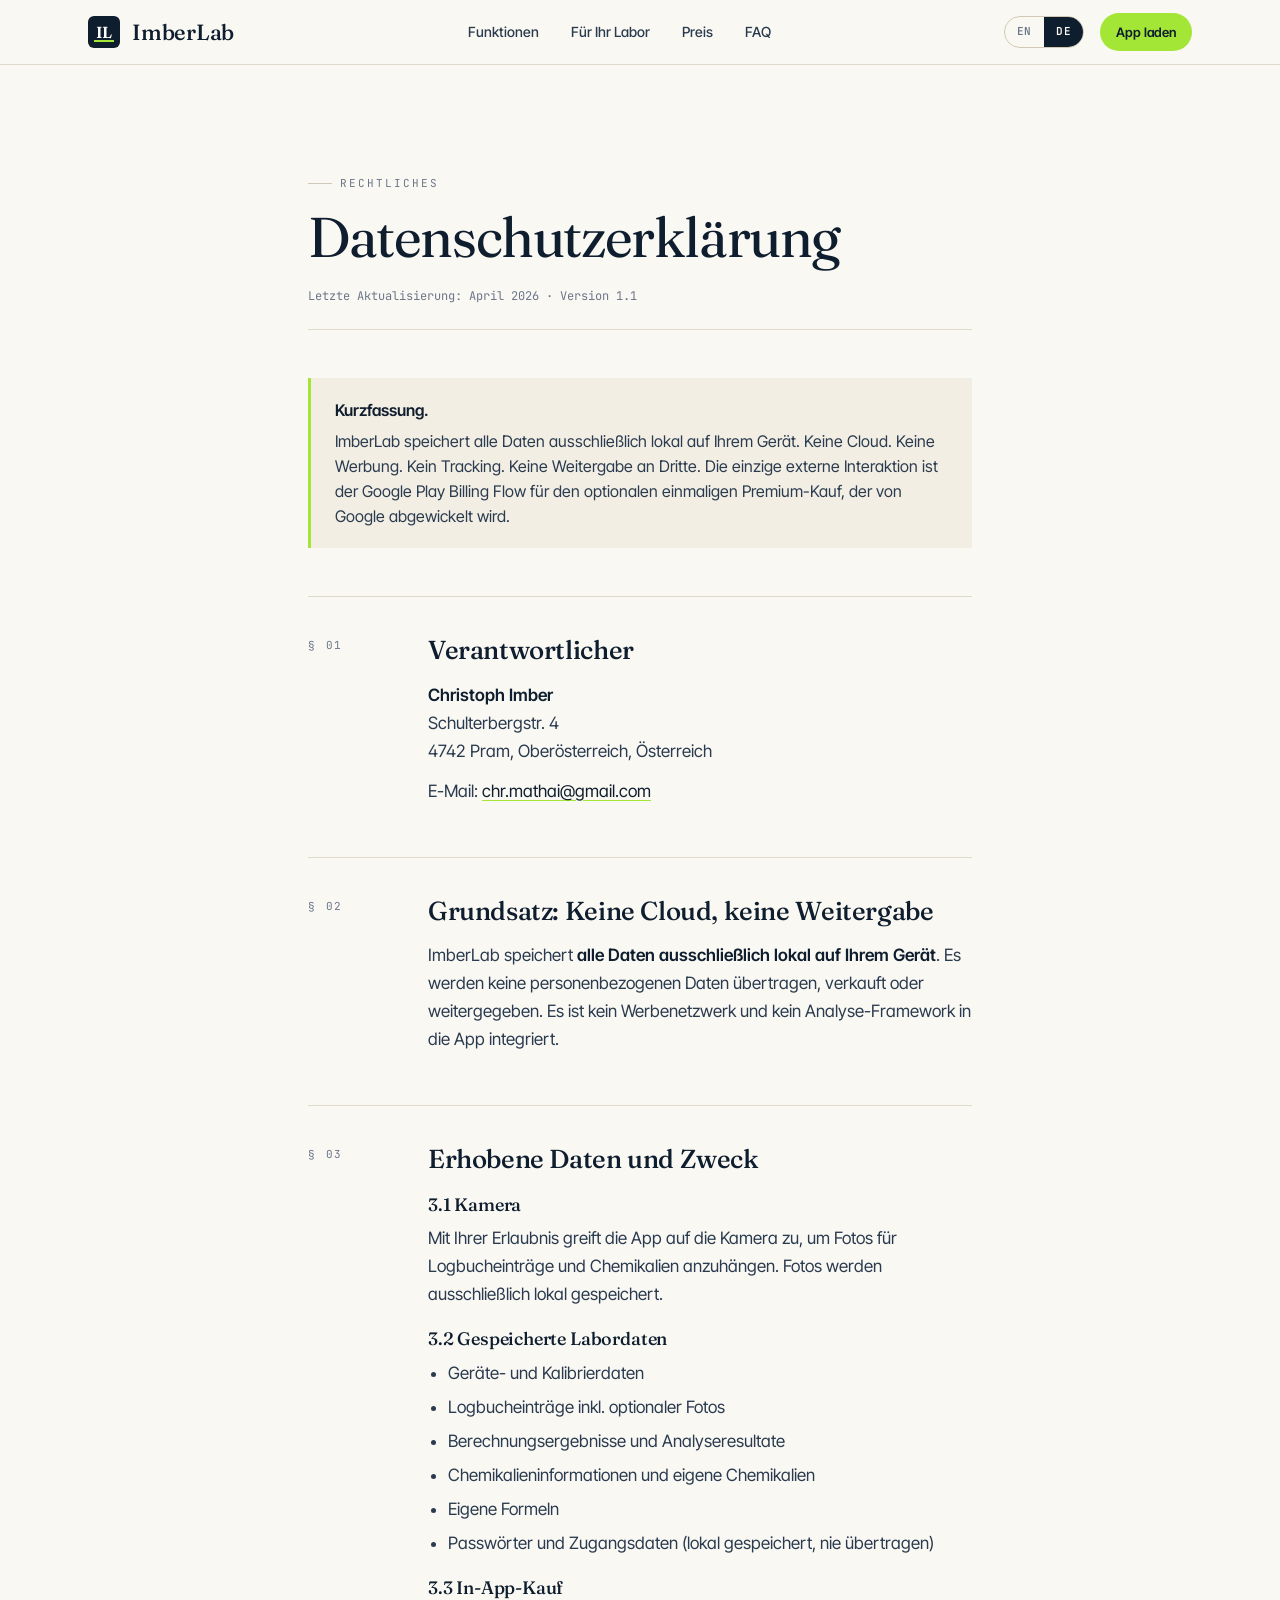
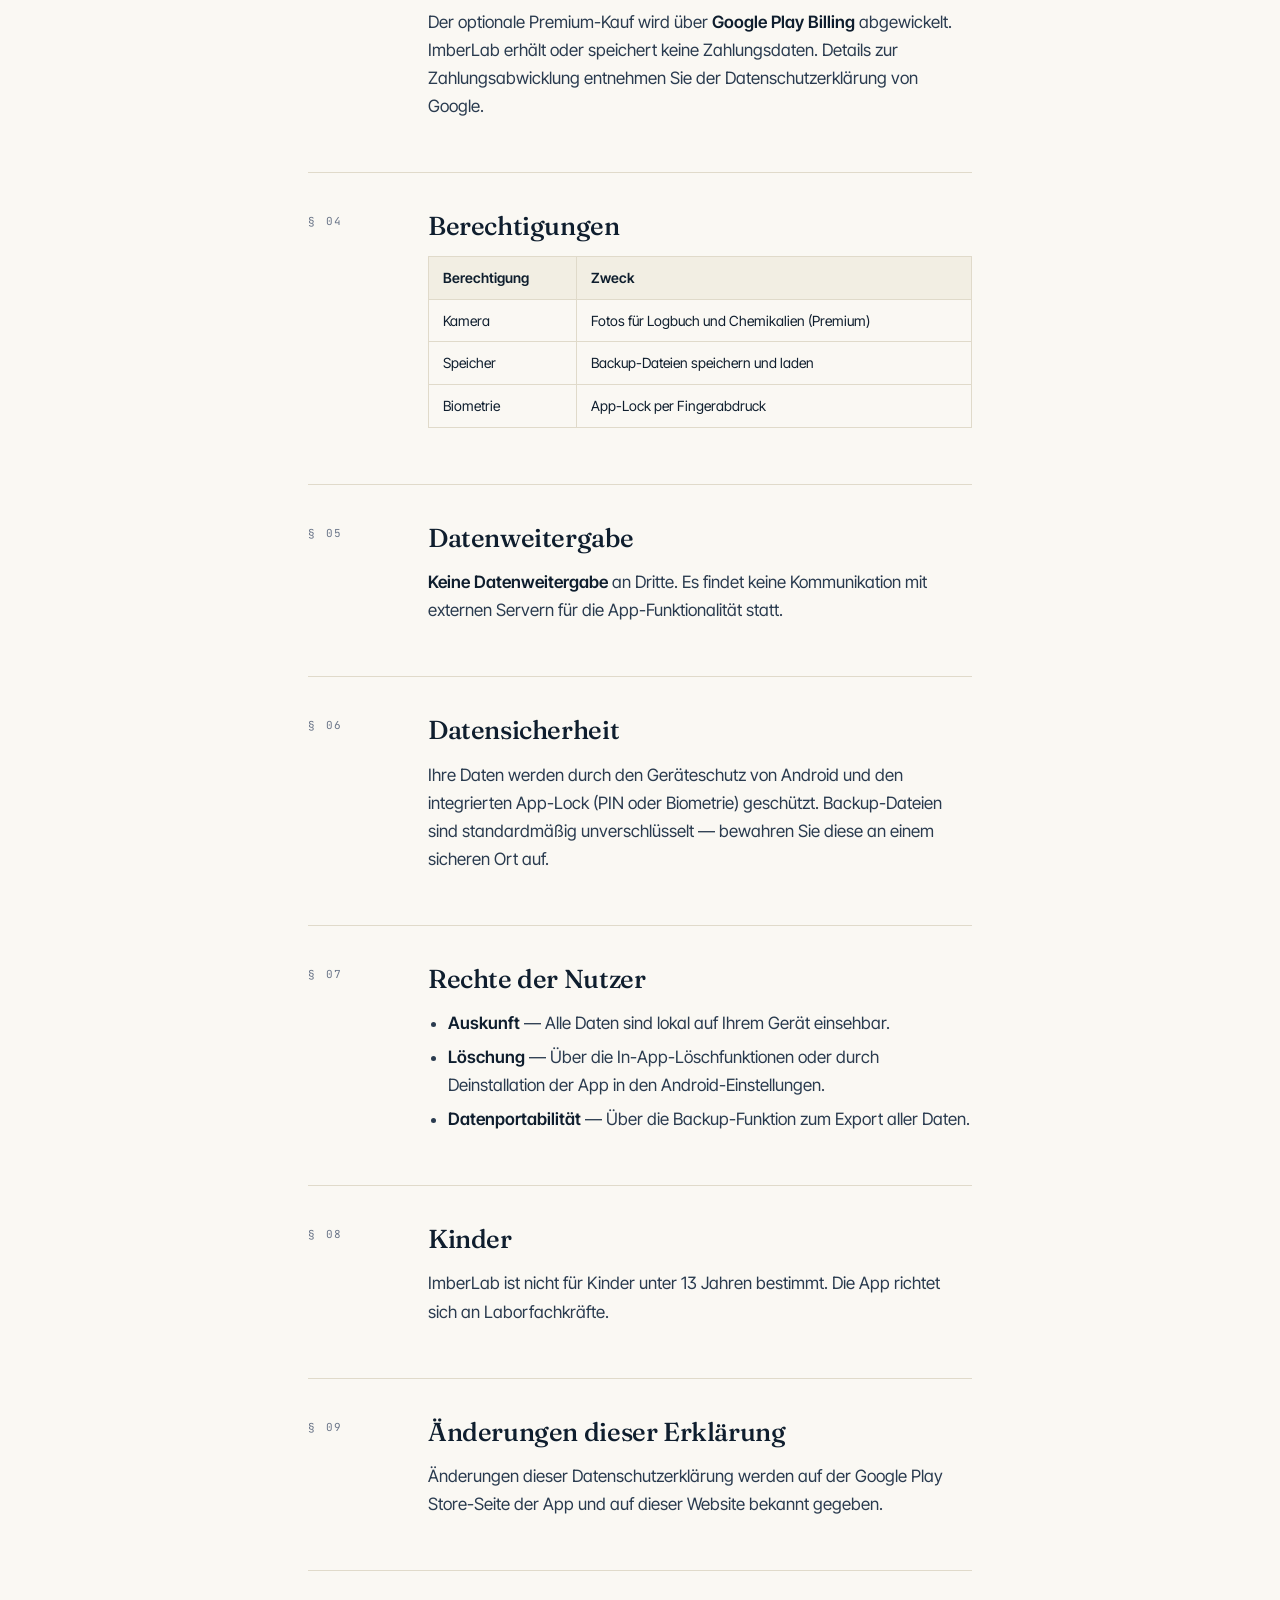
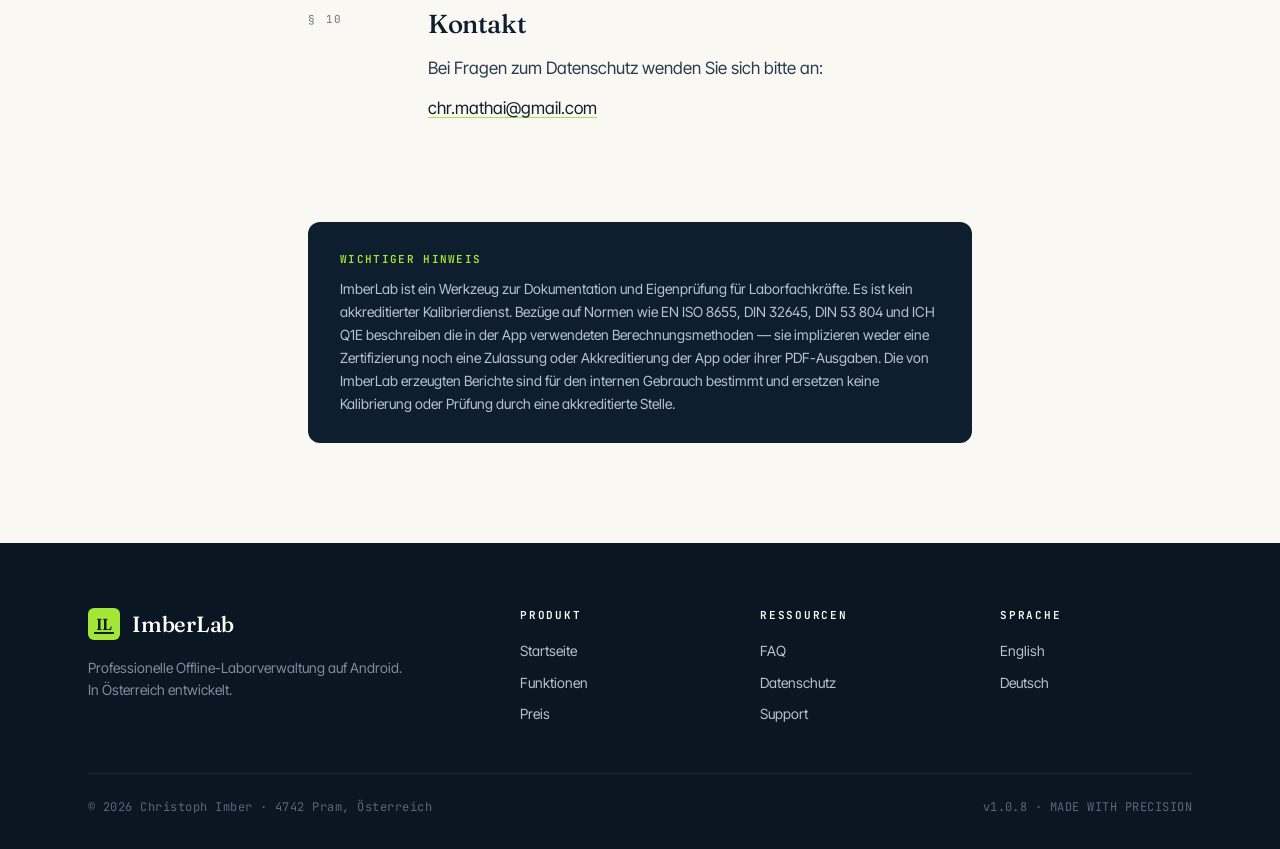
<file: de/privacy.html>
<!DOCTYPE html>
<html lang="de">
<head>
  <meta charset="UTF-8">
  <meta name="viewport" content="width=device-width, initial-scale=1.0">
  <meta name="theme-color" content="#0F1E2E">

  <title>Datenschutzerklärung — ImberLab</title>
  <meta name="description" content="ImberLab Datenschutzerklärung. Alle Daten ausschließlich lokal auf Ihrem Gerät gespeichert. Keine Cloud, keine Werbung, kein Tracking, keine Weitergabe.">
  <link rel="canonical" href="https://n3rdmonkey.github.io/imberlab-privacy/de/privacy.html">
  <link rel="alternate" hreflang="en" href="https://n3rdmonkey.github.io/imberlab-privacy/en/privacy.html">
  <link rel="alternate" hreflang="de" href="https://n3rdmonkey.github.io/imberlab-privacy/de/privacy.html">

  <link rel="preconnect" href="https://fonts.googleapis.com">
  <link rel="preconnect" href="https://fonts.gstatic.com" crossorigin>
  <link href="https://fonts.googleapis.com/css2?family=Fraunces:ital,opsz,wght@0,9..144,400;0,9..144,500;0,9..144,600;1,9..144,300;1,9..144,400&family=Inter+Tight:wght@400;500;600;700&family=JetBrains+Mono:wght@400;500;600&display=swap" rel="stylesheet">
  <link rel="stylesheet" href="../css/style.css">

  <link rel="icon" type="image/svg+xml" href="data:image/svg+xml,%3Csvg xmlns='http://www.w3.org/2000/svg' viewBox='0 0 32 32'%3E%3Crect width='32' height='32' rx='6' fill='%230F1E2E'/%3E%3Ctext x='50%25' y='62%25' text-anchor='middle' fill='white' font-family='Georgia, serif' font-size='17' font-weight='600'%3EIL%3C/text%3E%3Crect x='6' y='24' width='20' height='2' fill='%23A3E635'/%3E%3C/svg%3E">
</head>
<body>

<header class="site-header">
  <div class="container nav">
    <a href="./" class="brand"><span class="brand-mark">IL</span>ImberLab</a>
    <nav class="nav-links">
      <a href="./#features">Funktionen</a>
      <a href="./#usecases">Für Ihr Labor</a>
      <a href="./#pricing">Preis</a>
      <a href="./#faq">FAQ</a>
    </nav>
    <div class="nav-meta">
      <div class="lang-switch">
        <a href="../en/privacy.html">EN</a>
        <a href="../de/privacy.html" class="active">DE</a>
      </div>
      <a href="https://play.google.com/store/apps/details?id=com.imber.labor" class="btn btn-primary btn-sm" rel="noopener">App laden</a>
    </div>
  </div>
</header>

<section class="doc-page">
  <div class="container doc-wrap">
    <div class="eyebrow">Rechtliches</div>
    <h1>Datenschutzerklärung</h1>
    <div class="doc-meta">Letzte Aktualisierung: April 2026 · Version 1.1</div>

    <div class="doc-summary">
      <strong style="color: var(--ink); display: block; margin-bottom: 6px;">Kurzfassung.</strong>
      ImberLab speichert alle Daten ausschließlich lokal auf Ihrem Gerät. Keine Cloud. Keine Werbung. Kein Tracking. Keine Weitergabe an Dritte. Die einzige externe Interaktion ist der Google Play Billing Flow für den optionalen einmaligen Premium-Kauf, der von Google abgewickelt wird.
    </div>

    <article class="doc-section">
      <div class="num">§ 01</div>
      <div>
        <h2>Verantwortlicher</h2>
        <p>
          <strong>Christoph Imber</strong><br>
          Schulterbergstr. 4<br>
          4742 Pram, Oberösterreich, Österreich
        </p>
        <p>E-Mail: <a href="mailto:chr.mathai@gmail.com">chr.mathai@gmail.com</a></p>
      </div>
    </article>

    <article class="doc-section">
      <div class="num">§ 02</div>
      <div>
        <h2>Grundsatz: Keine Cloud, keine Weitergabe</h2>
        <p>ImberLab speichert <strong>alle Daten ausschließlich lokal auf Ihrem Gerät</strong>. Es werden keine personenbezogenen Daten übertragen, verkauft oder weitergegeben. Es ist kein Werbenetzwerk und kein Analyse-Framework in die App integriert.</p>
      </div>
    </article>

    <article class="doc-section">
      <div class="num">§ 03</div>
      <div>
        <h2>Erhobene Daten und Zweck</h2>

        <h3>3.1 Kamera</h3>
        <p>Mit Ihrer Erlaubnis greift die App auf die Kamera zu, um Fotos für Logbucheinträge und Chemikalien anzuhängen. Fotos werden ausschließlich lokal gespeichert.</p>

        <h3>3.2 Gespeicherte Labordaten</h3>
        <ul>
          <li>Geräte- und Kalibrierdaten</li>
          <li>Logbucheinträge inkl. optionaler Fotos</li>
          <li>Berechnungsergebnisse und Analyseresultate</li>
          <li>Chemikalieninformationen und eigene Chemikalien</li>
          <li>Eigene Formeln</li>
          <li>Passwörter und Zugangsdaten (lokal gespeichert, nie übertragen)</li>
        </ul>

        <h3>3.3 In-App-Kauf</h3>
        <p>Der optionale Premium-Kauf wird über <strong>Google Play Billing</strong> abgewickelt. ImberLab erhält oder speichert keine Zahlungsdaten. Details zur Zahlungsabwicklung entnehmen Sie der Datenschutzerklärung von Google.</p>
      </div>
    </article>

    <article class="doc-section">
      <div class="num">§ 04</div>
      <div>
        <h2>Berechtigungen</h2>
        <table>
          <thead>
            <tr><th>Berechtigung</th><th>Zweck</th></tr>
          </thead>
          <tbody>
            <tr><td>Kamera</td><td>Fotos für Logbuch und Chemikalien (Premium)</td></tr>
            <tr><td>Speicher</td><td>Backup-Dateien speichern und laden</td></tr>
            <tr><td>Biometrie</td><td>App-Lock per Fingerabdruck</td></tr>
          </tbody>
        </table>
      </div>
    </article>

    <article class="doc-section">
      <div class="num">§ 05</div>
      <div>
        <h2>Datenweitergabe</h2>
        <p><strong>Keine Datenweitergabe</strong> an Dritte. Es findet keine Kommunikation mit externen Servern für die App-Funktionalität statt.</p>
      </div>
    </article>

    <article class="doc-section">
      <div class="num">§ 06</div>
      <div>
        <h2>Datensicherheit</h2>
        <p>Ihre Daten werden durch den Geräteschutz von Android und den integrierten App-Lock (PIN oder Biometrie) geschützt. Backup-Dateien sind standardmäßig unverschlüsselt — bewahren Sie diese an einem sicheren Ort auf.</p>
      </div>
    </article>

    <article class="doc-section">
      <div class="num">§ 07</div>
      <div>
        <h2>Rechte der Nutzer</h2>
        <ul>
          <li><strong>Auskunft</strong> — Alle Daten sind lokal auf Ihrem Gerät einsehbar.</li>
          <li><strong>Löschung</strong> — Über die In-App-Löschfunktionen oder durch Deinstallation der App in den Android-Einstellungen.</li>
          <li><strong>Datenportabilität</strong> — Über die Backup-Funktion zum Export aller Daten.</li>
        </ul>
      </div>
    </article>

    <article class="doc-section">
      <div class="num">§ 08</div>
      <div>
        <h2>Kinder</h2>
        <p>ImberLab ist nicht für Kinder unter 13 Jahren bestimmt. Die App richtet sich an Laborfachkräfte.</p>
      </div>
    </article>

    <article class="doc-section">
      <div class="num">§ 09</div>
      <div>
        <h2>Änderungen dieser Erklärung</h2>
        <p>Änderungen dieser Datenschutzerklärung werden auf der Google Play Store-Seite der App und auf dieser Website bekannt gegeben.</p>
      </div>
    </article>

    <article class="doc-section">
      <div class="num">§ 10</div>
      <div>
        <h2>Kontakt</h2>
        <p>Bei Fragen zum Datenschutz wenden Sie sich bitte an:</p>
        <p><a href="mailto:chr.mathai@gmail.com">chr.mathai@gmail.com</a></p>
      </div>
    </article>

    <div class="disclaimer-box">
      <strong>Wichtiger Hinweis</strong>
      ImberLab ist ein Werkzeug zur Dokumentation und Eigenprüfung für Laborfachkräfte. Es ist kein akkreditierter Kalibrierdienst. Bezüge auf Normen wie EN ISO 8655, DIN 32645, DIN 53 804 und ICH Q1E beschreiben die in der App verwendeten Berechnungsmethoden — sie implizieren weder eine Zertifizierung noch eine Zulassung oder Akkreditierung der App oder ihrer PDF-Ausgaben. Die von ImberLab erzeugten Berichte sind für den internen Gebrauch bestimmt und ersetzen keine Kalibrierung oder Prüfung durch eine akkreditierte Stelle.
    </div>
  </div>
</section>

<footer class="site-footer">
  <div class="container">
    <div class="footer-grid">
      <div class="footer-brand">
        <div class="brand"><span class="brand-mark">IL</span>ImberLab</div>
        <p>Professionelle Offline-Laborverwaltung auf Android. In Österreich entwickelt.</p>
      </div>
      <div class="footer-col">
        <h4>Produkt</h4>
        <ul>
          <li><a href="./">Startseite</a></li>
          <li><a href="./#features">Funktionen</a></li>
          <li><a href="./#pricing">Preis</a></li>
        </ul>
      </div>
      <div class="footer-col">
        <h4>Ressourcen</h4>
        <ul>
          <li><a href="./#faq">FAQ</a></li>
          <li><a href="privacy.html">Datenschutz</a></li>
          <li><a href="mailto:chr.mathai@gmail.com">Support</a></li>
        </ul>
      </div>
      <div class="footer-col">
        <h4>Sprache</h4>
        <ul>
          <li><a href="../en/privacy.html">English</a></li>
          <li><a href="../de/privacy.html">Deutsch</a></li>
        </ul>
      </div>
    </div>
    <div class="footer-bottom">
      <div>© 2026 Christoph Imber · 4742 Pram, Österreich</div>
      <div>v1.0.8 · MADE WITH PRECISION</div>
    </div>
  </div>
</footer>

</body>
</html>
</file>
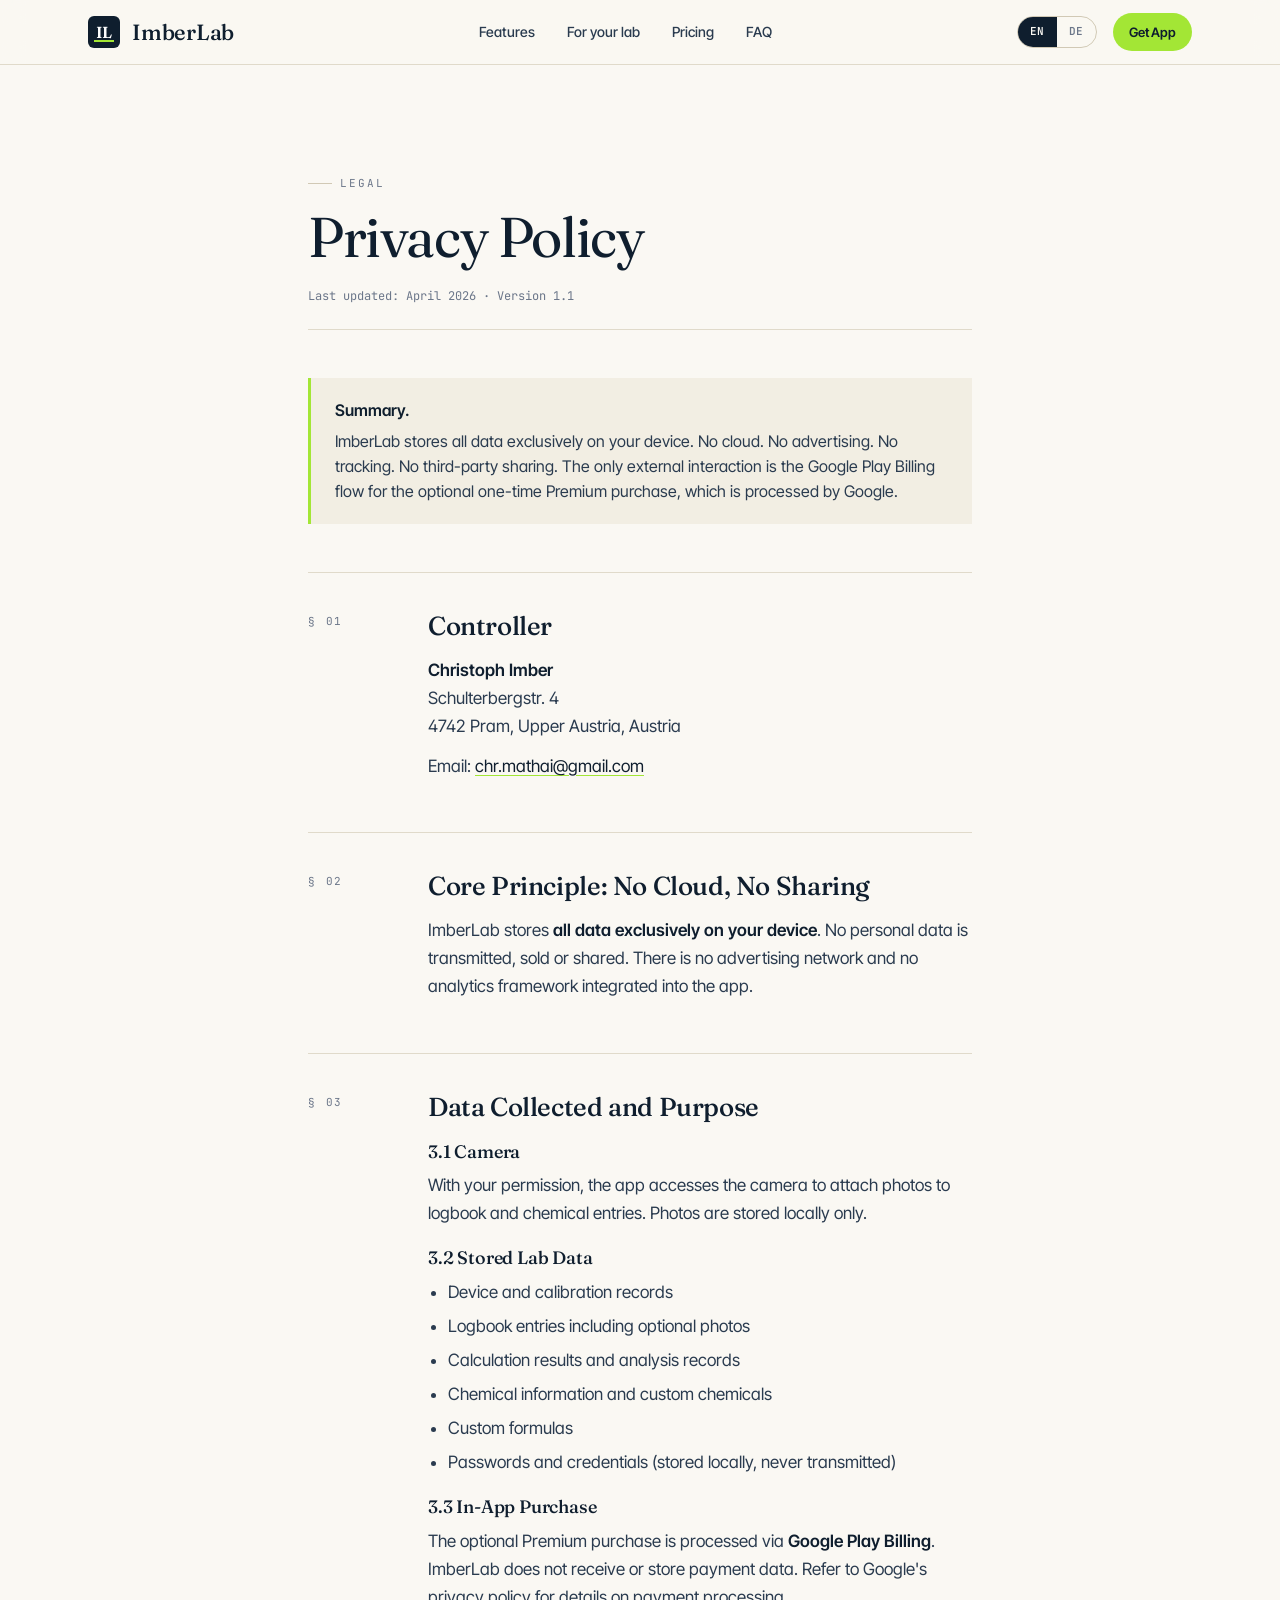
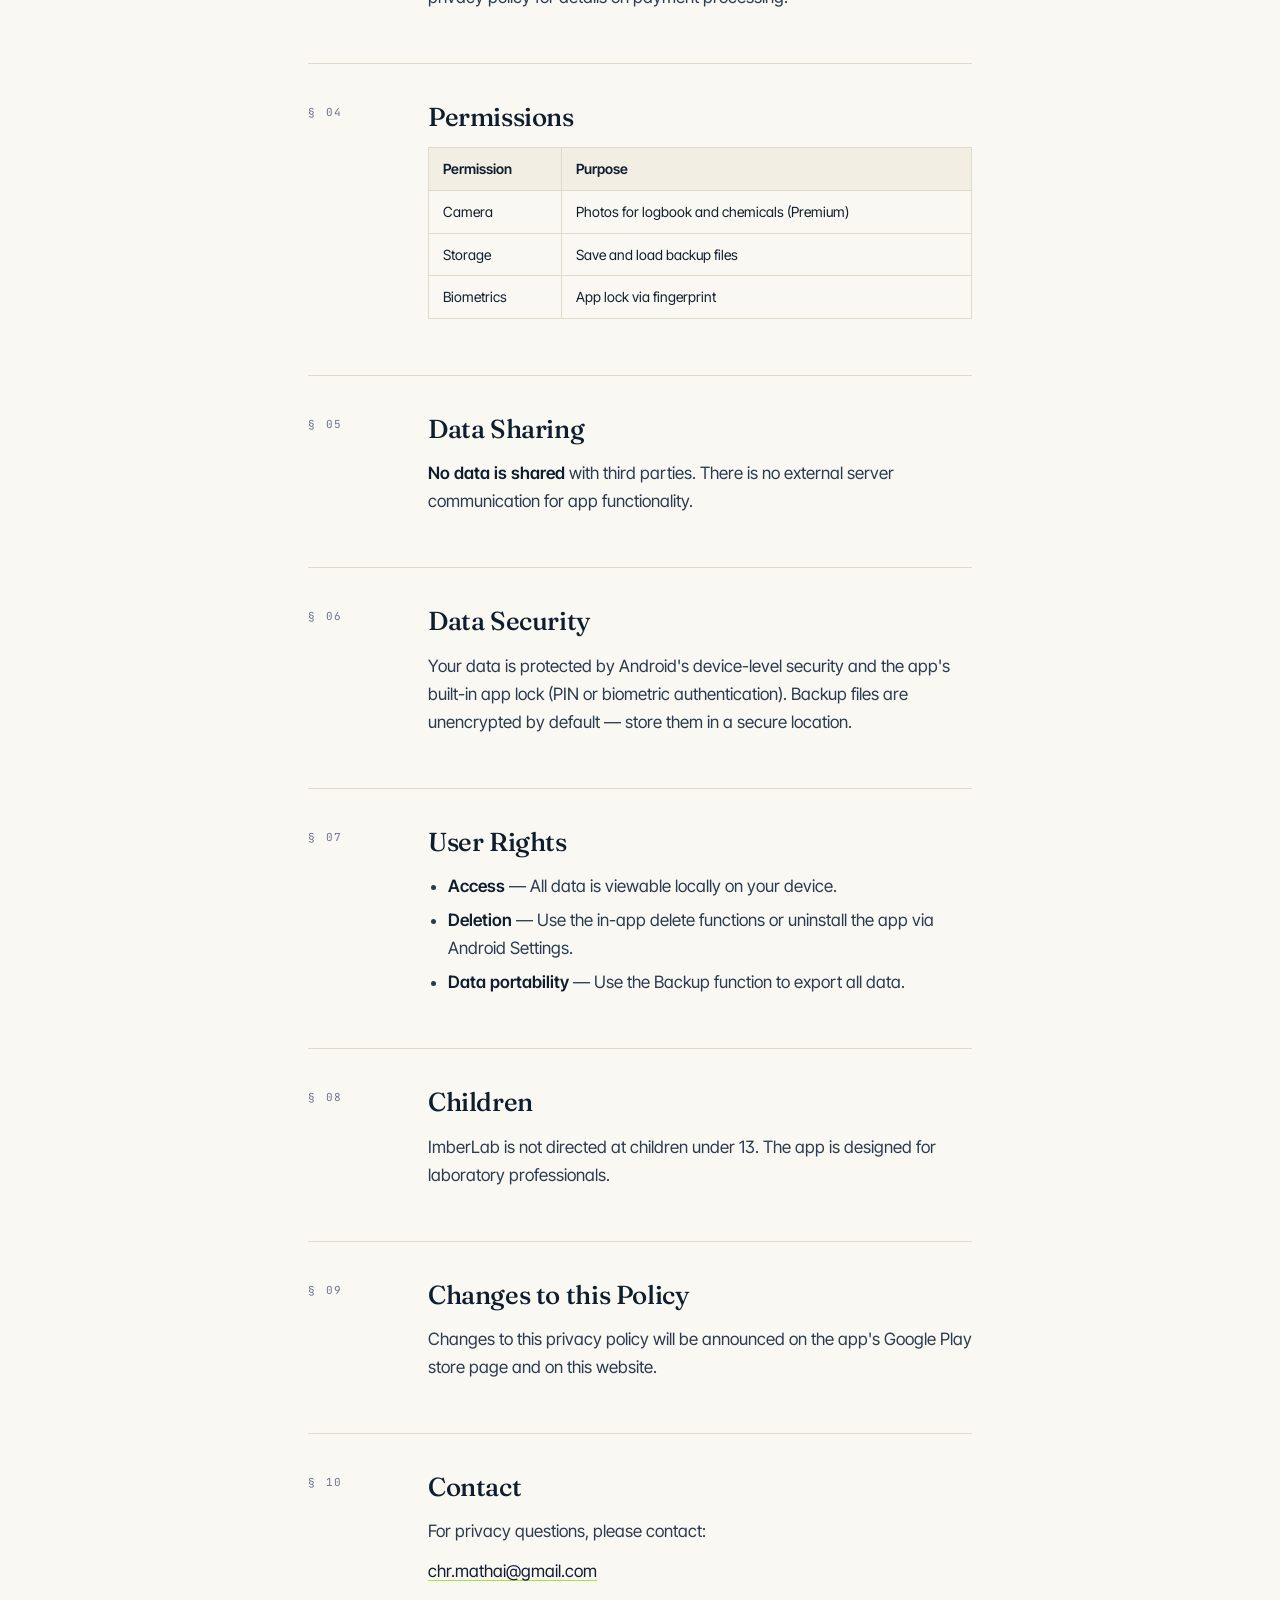
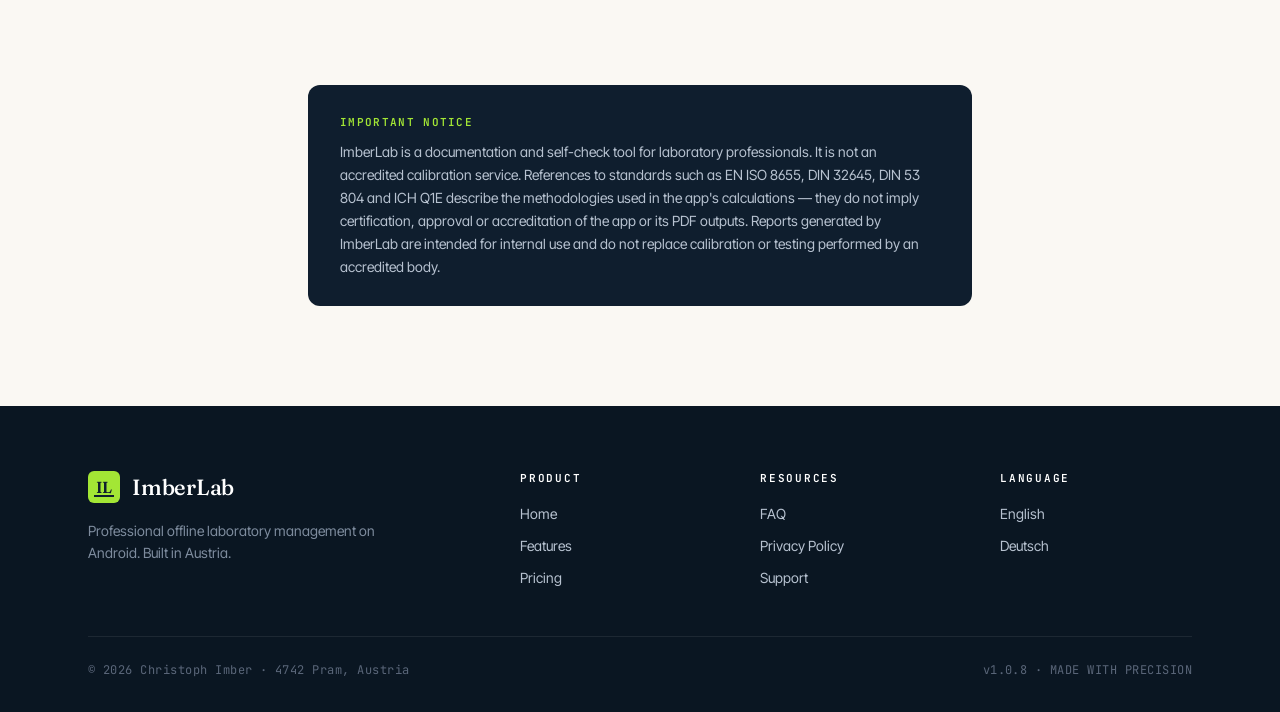
<file: en/privacy.html>
<!DOCTYPE html>
<html lang="en">
<head>
  <meta charset="UTF-8">
  <meta name="viewport" content="width=device-width, initial-scale=1.0">
  <meta name="theme-color" content="#0F1E2E">

  <title>Privacy Policy — ImberLab</title>
  <meta name="description" content="ImberLab privacy policy. All data stored exclusively on your device. No cloud, no ads, no tracking, no third-party sharing.">
  <link rel="canonical" href="https://n3rdmonkey.github.io/imberlab-privacy/en/privacy.html">
  <link rel="alternate" hreflang="en" href="https://n3rdmonkey.github.io/imberlab-privacy/en/privacy.html">
  <link rel="alternate" hreflang="de" href="https://n3rdmonkey.github.io/imberlab-privacy/de/privacy.html">

  <link rel="preconnect" href="https://fonts.googleapis.com">
  <link rel="preconnect" href="https://fonts.gstatic.com" crossorigin>
  <link href="https://fonts.googleapis.com/css2?family=Fraunces:ital,opsz,wght@0,9..144,400;0,9..144,500;0,9..144,600;1,9..144,300;1,9..144,400&family=Inter+Tight:wght@400;500;600;700&family=JetBrains+Mono:wght@400;500;600&display=swap" rel="stylesheet">
  <link rel="stylesheet" href="../css/style.css">

  <link rel="icon" type="image/svg+xml" href="data:image/svg+xml,%3Csvg xmlns='http://www.w3.org/2000/svg' viewBox='0 0 32 32'%3E%3Crect width='32' height='32' rx='6' fill='%230F1E2E'/%3E%3Ctext x='50%25' y='62%25' text-anchor='middle' fill='white' font-family='Georgia, serif' font-size='17' font-weight='600'%3EIL%3C/text%3E%3Crect x='6' y='24' width='20' height='2' fill='%23A3E635'/%3E%3C/svg%3E">
</head>
<body>

<!-- HEADER -->
<header class="site-header">
  <div class="container nav">
    <a href="./" class="brand"><span class="brand-mark">IL</span>ImberLab</a>
    <nav class="nav-links">
      <a href="./#features">Features</a>
      <a href="./#usecases">For your lab</a>
      <a href="./#pricing">Pricing</a>
      <a href="./#faq">FAQ</a>
    </nav>
    <div class="nav-meta">
      <div class="lang-switch">
        <a href="../en/privacy.html" class="active">EN</a>
        <a href="../de/privacy.html">DE</a>
      </div>
      <a href="https://play.google.com/store/apps/details?id=com.imber.labor" class="btn btn-primary btn-sm" rel="noopener">Get App</a>
    </div>
  </div>
</header>

<!-- DOCUMENT -->
<section class="doc-page">
  <div class="container doc-wrap">
    <div class="eyebrow">Legal</div>
    <h1>Privacy Policy</h1>
    <div class="doc-meta">Last updated: April 2026 · Version 1.1</div>

    <div class="doc-summary">
      <strong style="color: var(--ink); display: block; margin-bottom: 6px;">Summary.</strong>
      ImberLab stores all data exclusively on your device. No cloud. No advertising. No tracking. No third-party sharing. The only external interaction is the Google Play Billing flow for the optional one-time Premium purchase, which is processed by Google.
    </div>

    <article class="doc-section">
      <div class="num">§ 01</div>
      <div>
        <h2>Controller</h2>
        <p>
          <strong>Christoph Imber</strong><br>
          Schulterbergstr. 4<br>
          4742 Pram, Upper Austria, Austria
        </p>
        <p>Email: <a href="mailto:chr.mathai@gmail.com">chr.mathai@gmail.com</a></p>
      </div>
    </article>

    <article class="doc-section">
      <div class="num">§ 02</div>
      <div>
        <h2>Core Principle: No Cloud, No Sharing</h2>
        <p>ImberLab stores <strong>all data exclusively on your device</strong>. No personal data is transmitted, sold or shared. There is no advertising network and no analytics framework integrated into the app.</p>
      </div>
    </article>

    <article class="doc-section">
      <div class="num">§ 03</div>
      <div>
        <h2>Data Collected and Purpose</h2>

        <h3>3.1 Camera</h3>
        <p>With your permission, the app accesses the camera to attach photos to logbook and chemical entries. Photos are stored locally only.</p>

        <h3>3.2 Stored Lab Data</h3>
        <ul>
          <li>Device and calibration records</li>
          <li>Logbook entries including optional photos</li>
          <li>Calculation results and analysis records</li>
          <li>Chemical information and custom chemicals</li>
          <li>Custom formulas</li>
          <li>Passwords and credentials (stored locally, never transmitted)</li>
        </ul>

        <h3>3.3 In-App Purchase</h3>
        <p>The optional Premium purchase is processed via <strong>Google Play Billing</strong>. ImberLab does not receive or store payment data. Refer to Google's privacy policy for details on payment processing.</p>
      </div>
    </article>

    <article class="doc-section">
      <div class="num">§ 04</div>
      <div>
        <h2>Permissions</h2>
        <table>
          <thead>
            <tr><th>Permission</th><th>Purpose</th></tr>
          </thead>
          <tbody>
            <tr><td>Camera</td><td>Photos for logbook and chemicals (Premium)</td></tr>
            <tr><td>Storage</td><td>Save and load backup files</td></tr>
            <tr><td>Biometrics</td><td>App lock via fingerprint</td></tr>
          </tbody>
        </table>
      </div>
    </article>

    <article class="doc-section">
      <div class="num">§ 05</div>
      <div>
        <h2>Data Sharing</h2>
        <p><strong>No data is shared</strong> with third parties. There is no external server communication for app functionality.</p>
      </div>
    </article>

    <article class="doc-section">
      <div class="num">§ 06</div>
      <div>
        <h2>Data Security</h2>
        <p>Your data is protected by Android's device-level security and the app's built-in app lock (PIN or biometric authentication). Backup files are unencrypted by default — store them in a secure location.</p>
      </div>
    </article>

    <article class="doc-section">
      <div class="num">§ 07</div>
      <div>
        <h2>User Rights</h2>
        <ul>
          <li><strong>Access</strong> — All data is viewable locally on your device.</li>
          <li><strong>Deletion</strong> — Use the in-app delete functions or uninstall the app via Android Settings.</li>
          <li><strong>Data portability</strong> — Use the Backup function to export all data.</li>
        </ul>
      </div>
    </article>

    <article class="doc-section">
      <div class="num">§ 08</div>
      <div>
        <h2>Children</h2>
        <p>ImberLab is not directed at children under 13. The app is designed for laboratory professionals.</p>
      </div>
    </article>

    <article class="doc-section">
      <div class="num">§ 09</div>
      <div>
        <h2>Changes to this Policy</h2>
        <p>Changes to this privacy policy will be announced on the app's Google Play store page and on this website.</p>
      </div>
    </article>

    <article class="doc-section">
      <div class="num">§ 10</div>
      <div>
        <h2>Contact</h2>
        <p>For privacy questions, please contact:</p>
        <p><a href="mailto:chr.mathai@gmail.com">chr.mathai@gmail.com</a></p>
      </div>
    </article>

    <div class="disclaimer-box">
      <strong>Important Notice</strong>
      ImberLab is a documentation and self-check tool for laboratory professionals. It is not an accredited calibration service. References to standards such as EN ISO 8655, DIN 32645, DIN 53 804 and ICH Q1E describe the methodologies used in the app's calculations — they do not imply certification, approval or accreditation of the app or its PDF outputs. Reports generated by ImberLab are intended for internal use and do not replace calibration or testing performed by an accredited body.
    </div>
  </div>
</section>

<!-- FOOTER -->
<footer class="site-footer">
  <div class="container">
    <div class="footer-grid">
      <div class="footer-brand">
        <div class="brand"><span class="brand-mark">IL</span>ImberLab</div>
        <p>Professional offline laboratory management on Android. Built in Austria.</p>
      </div>
      <div class="footer-col">
        <h4>Product</h4>
        <ul>
          <li><a href="./">Home</a></li>
          <li><a href="./#features">Features</a></li>
          <li><a href="./#pricing">Pricing</a></li>
        </ul>
      </div>
      <div class="footer-col">
        <h4>Resources</h4>
        <ul>
          <li><a href="./#faq">FAQ</a></li>
          <li><a href="privacy.html">Privacy Policy</a></li>
          <li><a href="mailto:chr.mathai@gmail.com">Support</a></li>
        </ul>
      </div>
      <div class="footer-col">
        <h4>Language</h4>
        <ul>
          <li><a href="../en/privacy.html">English</a></li>
          <li><a href="../de/privacy.html">Deutsch</a></li>
        </ul>
      </div>
    </div>
    <div class="footer-bottom">
      <div>© 2026 Christoph Imber · 4742 Pram, Austria</div>
      <div>v1.0.8 · MADE WITH PRECISION</div>
    </div>
  </div>
</footer>

</body>
</html>
</file>
<file: css/style.css>
/* =============================================================================
   ImberLab Website v8 — Lab Editorial Aesthetic
   Designed for analytical chemists & QC professionals
   ============================================================================= */

/* ---------- Reset & Base ---------- */
*, *::before, *::after { box-sizing: border-box; margin: 0; padding: 0; }
html { scroll-behavior: smooth; -webkit-text-size-adjust: 100%; }
body {
  font-family: 'Inter Tight', -apple-system, BlinkMacSystemFont, sans-serif;
  font-size: 17px;
  line-height: 1.55;
  color: var(--ink);
  background: var(--paper);
  font-feature-settings: "ss01", "cv11", "cv02";
  -webkit-font-smoothing: antialiased;
  -moz-osx-font-smoothing: grayscale;
  overflow-x: hidden;
}
img, svg { max-width: 100%; display: block; }
a { color: inherit; text-decoration: none; }
button { font: inherit; cursor: pointer; border: 0; background: none; color: inherit; }
ul, ol { list-style: none; }

/* ---------- Design Tokens ---------- */
:root {
  /* Brand Colors */
  --paper: #FAF8F3;          /* Off-white background */
  --paper-2: #F2EEE3;        /* Subtle card background */
  --ink: #0F1E2E;            /* Deep navy text */
  --ink-2: #2A3B4F;          /* Secondary text */
  --ink-mute: #6B7689;       /* Muted text */
  --line: #E0DACA;           /* Subtle borders */
  --line-2: #D1C9B5;         /* Stronger borders */
  --lime: #A3E635;           /* Power accent */
  --lime-deep: #84CC16;      /* Hover state */
  --navy-deep: #0A1622;      /* Hero background */
  --navy-card: #162840;      /* Hero card */

  /* Layout */
  --max: 1200px;
  --gutter: clamp(20px, 5vw, 48px);
  --radius: 4px;
  --radius-lg: 12px;

  /* Type Scale */
  --display: clamp(40px, 6.5vw, 76px);
  --h1: clamp(34px, 5vw, 56px);
  --h2: clamp(28px, 3.6vw, 42px);
  --h3: clamp(20px, 2vw, 24px);
  --small: 14px;
  --tiny: 12px;
}

/* ---------- Typography ---------- */
.serif { font-family: 'Fraunces', Georgia, serif; font-feature-settings: "ss01", "ss02"; }
.mono  { font-family: 'JetBrains Mono', ui-monospace, monospace; font-feature-settings: "calt", "ss01"; }

h1, h2, h3 { color: var(--ink); letter-spacing: -0.02em; line-height: 1.05; font-weight: 400; }
h1 { font-size: var(--h1); }
h2 { font-size: var(--h2); }
h3 { font-size: var(--h3); letter-spacing: -0.01em; line-height: 1.25; font-weight: 500; }

p { color: var(--ink-2); }
strong { font-weight: 600; color: var(--ink); }

.eyebrow {
  font-family: 'JetBrains Mono', monospace;
  font-size: 11px;
  text-transform: uppercase;
  letter-spacing: 0.18em;
  color: var(--ink-mute);
  display: inline-flex;
  align-items: center;
  gap: 8px;
}
.eyebrow::before {
  content: "";
  width: 24px; height: 1px;
  background: var(--line-2);
}

/* ---------- Layout Helpers ---------- */
.container {
  max-width: var(--max);
  margin: 0 auto;
  padding-left: var(--gutter);
  padding-right: var(--gutter);
}
.section { padding: clamp(72px, 10vw, 140px) 0; }
.section-tight { padding: clamp(48px, 6vw, 80px) 0; }
.divider { height: 1px; background: var(--line); margin: 0; }

/* =============================================================================
   HEADER / NAV
   ============================================================================= */
.site-header {
  position: sticky;
  top: 0;
  z-index: 100;
  background: rgba(250, 248, 243, 0.85);
  backdrop-filter: saturate(140%) blur(12px);
  -webkit-backdrop-filter: saturate(140%) blur(12px);
  border-bottom: 1px solid var(--line);
}
.nav {
  display: flex;
  align-items: center;
  justify-content: space-between;
  height: 64px;
}
.brand {
  display: flex;
  align-items: center;
  gap: 12px;
  font-family: 'Fraunces', serif;
  font-size: 22px;
  font-weight: 500;
  letter-spacing: -0.01em;
}
.brand-mark {
  width: 32px; height: 32px;
  background: var(--ink);
  border-radius: 6px;
  display: grid;
  place-items: center;
  font-family: 'Fraunces', serif;
  font-weight: 600;
  font-size: 16px;
  color: white;
  position: relative;
}
.brand-mark::after {
  content: "";
  position: absolute;
  bottom: 6px; left: 6px; right: 6px;
  height: 2px;
  background: var(--lime);
}
.nav-links {
  display: flex;
  gap: 32px;
  align-items: center;
}
.nav-links a {
  font-size: 14px;
  color: var(--ink-2);
  font-weight: 500;
  transition: color .15s;
}
.nav-links a:hover { color: var(--ink); }
.nav-meta {
  display: flex;
  align-items: center;
  gap: 16px;
}
.lang-switch {
  display: flex;
  border: 1px solid var(--line-2);
  border-radius: 999px;
  overflow: hidden;
  font-family: 'JetBrains Mono', monospace;
  font-size: 11px;
  font-weight: 600;
  letter-spacing: 0.05em;
}
.lang-switch a {
  padding: 6px 12px;
  color: var(--ink-mute);
  transition: all .15s;
}
.lang-switch a.active {
  background: var(--ink);
  color: var(--paper);
}
@media (max-width: 820px) {
  .nav-links { display: none; }
}

/* ---------- Buttons ---------- */
.btn {
  display: inline-flex;
  align-items: center;
  justify-content: center;
  gap: 10px;
  padding: 14px 22px;
  border-radius: 999px;
  font-size: 15px;
  font-weight: 600;
  letter-spacing: -0.01em;
  transition: transform .12s ease, background .15s, color .15s;
  white-space: nowrap;
}
.btn:active { transform: translateY(1px); }
.btn-primary {
  background: var(--lime);
  color: var(--ink);
}
.btn-primary:hover { background: var(--lime-deep); }
.btn-ghost {
  background: transparent;
  color: var(--ink);
  border: 1px solid var(--line-2);
}
.btn-ghost:hover { background: var(--paper-2); }
.btn-sm { padding: 9px 16px; font-size: 13px; }
.btn-lg { padding: 18px 28px; font-size: 16px; }
.btn .arrow { transition: transform .15s; }
.btn:hover .arrow { transform: translateX(3px); }

/* =============================================================================
   HERO
   ============================================================================= */
.hero {
  background: var(--navy-deep);
  color: #E8EDF2;
  padding: clamp(64px, 10vw, 120px) 0 clamp(80px, 12vw, 160px);
  position: relative;
  overflow: hidden;
}
.hero::before {
  content: "";
  position: absolute;
  inset: 0;
  background-image:
    linear-gradient(to right, rgba(255,255,255,0.025) 1px, transparent 1px),
    linear-gradient(to bottom, rgba(255,255,255,0.025) 1px, transparent 1px);
  background-size: 60px 60px;
  pointer-events: none;
}
.hero::after {
  content: "";
  position: absolute;
  bottom: -200px; right: -200px;
  width: 600px; height: 600px;
  background: radial-gradient(circle, rgba(163, 230, 53, 0.12) 0%, transparent 60%);
  pointer-events: none;
}
.hero-grid {
  display: grid;
  grid-template-columns: 1.2fr 1fr;
  gap: clamp(40px, 6vw, 80px);
  align-items: center;
  position: relative;
}
@media (max-width: 880px) {
  .hero-grid { grid-template-columns: 1fr; }
}
.hero-eyebrow {
  color: var(--lime);
  font-family: 'JetBrains Mono', monospace;
  font-size: 11px;
  text-transform: uppercase;
  letter-spacing: 0.2em;
  display: inline-flex;
  align-items: center;
  gap: 10px;
  margin-bottom: 28px;
}
.hero-eyebrow::before {
  content: "";
  width: 28px; height: 1px;
  background: var(--lime);
}
.hero h1 {
  font-family: 'Fraunces', serif;
  font-size: var(--display);
  font-weight: 400;
  line-height: 1.0;
  letter-spacing: -0.035em;
  color: white;
  margin-bottom: 28px;
}
.hero h1 em {
  font-style: italic;
  color: var(--lime);
  font-weight: 300;
}
.hero-lead {
  font-size: clamp(17px, 1.6vw, 20px);
  line-height: 1.55;
  color: #B7C2D0;
  max-width: 560px;
  margin-bottom: 36px;
}
.hero-cta {
  display: flex;
  gap: 14px;
  flex-wrap: wrap;
  margin-bottom: 48px;
}
.hero-cta .btn-ghost {
  color: white;
  border-color: rgba(255, 255, 255, 0.18);
}
.hero-cta .btn-ghost:hover {
  background: rgba(255, 255, 255, 0.06);
  border-color: rgba(255, 255, 255, 0.3);
}
.hero-trust {
  display: flex;
  gap: 28px;
  flex-wrap: wrap;
  font-family: 'JetBrains Mono', monospace;
  font-size: 11px;
  text-transform: uppercase;
  letter-spacing: 0.12em;
  color: #7E8C9E;
}
.hero-trust span { display: inline-flex; align-items: center; gap: 8px; }
.hero-trust span::before {
  content: "";
  width: 4px; height: 4px;
  background: var(--lime);
  border-radius: 50%;
}

/* ---------- Hero Visual (Phone + Data Card) ---------- */
.hero-visual {
  position: relative;
  display: flex;
  justify-content: center;
  align-items: center;
  min-height: 480px;
}
.hero-phone {
  width: 280px;
  height: 580px;
  background: var(--navy-card);
  border-radius: 36px;
  border: 1px solid rgba(255, 255, 255, 0.08);
  box-shadow:
    0 60px 80px -30px rgba(0, 0, 0, 0.5),
    0 0 0 8px rgba(255, 255, 255, 0.02);
  position: relative;
  overflow: hidden;
}
.hero-phone img {
  width: 100%;
  height: 100%;
  object-fit: cover;
}
.data-card {
  position: absolute;
  background: var(--paper);
  color: var(--ink);
  padding: 18px 20px;
  border-radius: 8px;
  box-shadow: 0 24px 48px -12px rgba(0, 0, 0, 0.4);
  font-family: 'JetBrains Mono', monospace;
  font-size: 12px;
  border-left: 3px solid var(--lime);
}
.data-card .label {
  text-transform: uppercase;
  letter-spacing: 0.12em;
  font-size: 10px;
  color: var(--ink-mute);
  margin-bottom: 6px;
}
.data-card .value {
  font-size: 22px;
  font-weight: 600;
  color: var(--ink);
  line-height: 1;
}
.data-card .meta {
  font-size: 10px;
  color: var(--ink-mute);
  margin-top: 4px;
}
.data-card.tl { top: 30px; left: -10px; }
.data-card.br { bottom: 60px; right: -20px; }
.data-card.tr { top: 130px; right: -30px; }
@media (max-width: 880px) {
  .hero-visual { min-height: 420px; }
  .hero-phone { width: 240px; height: 500px; }
  .data-card.tl { left: 0; }
  .data-card.br { right: 0; }
  .data-card.tr { right: 0; }
}

/* =============================================================================
   STANDARDS BAR
   ============================================================================= */
.standards-bar {
  background: var(--paper);
  border-bottom: 1px solid var(--line);
  padding: 24px 0;
}
.standards-row {
  display: flex;
  align-items: center;
  justify-content: space-between;
  flex-wrap: wrap;
  gap: 24px;
}
.standards-label {
  font-family: 'JetBrains Mono', monospace;
  font-size: 10px;
  text-transform: uppercase;
  letter-spacing: 0.16em;
  color: var(--ink-mute);
  white-space: nowrap;
}
.standards-list {
  display: flex;
  gap: 32px;
  flex-wrap: wrap;
}
.standards-list span {
  font-family: 'Fraunces', serif;
  font-size: 16px;
  color: var(--ink);
  letter-spacing: -0.005em;
  font-weight: 500;
}

/* =============================================================================
   FEATURES
   ============================================================================= */
.section-head {
  max-width: 720px;
  margin-bottom: 64px;
}
.section-head .eyebrow { margin-bottom: 20px; }
.section-head h2 {
  font-family: 'Fraunces', serif;
  letter-spacing: -0.025em;
  margin-bottom: 16px;
}
.section-head h2 em {
  font-style: italic;
  color: var(--ink-mute);
  font-weight: 300;
}
.section-head p {
  font-size: 18px;
  line-height: 1.55;
  max-width: 560px;
}

.feature-grid {
  display: grid;
  grid-template-columns: repeat(3, 1fr);
  gap: 1px;
  background: var(--line);
  border: 1px solid var(--line);
  border-radius: var(--radius-lg);
  overflow: hidden;
}
@media (max-width: 880px) { .feature-grid { grid-template-columns: 1fr; } }
@media (min-width: 600px) and (max-width: 880px) { .feature-grid { grid-template-columns: repeat(2, 1fr); } }

.feature {
  background: var(--paper);
  padding: 36px 32px;
  display: flex;
  flex-direction: column;
  gap: 14px;
  position: relative;
  transition: background .2s;
}
.feature:hover { background: var(--paper-2); }
.feature-icon {
  width: 36px; height: 36px;
  display: grid; place-items: center;
  border-radius: 8px;
  background: var(--ink);
  color: var(--lime);
  margin-bottom: 6px;
}
.feature-icon svg { width: 18px; height: 18px; }
.feature h3 {
  font-family: 'Fraunces', serif;
  font-size: 22px;
  font-weight: 500;
  letter-spacing: -0.01em;
  line-height: 1.15;
}
.feature p {
  font-size: 15px;
  line-height: 1.55;
  color: var(--ink-2);
}
.feature-tag {
  margin-top: auto;
  padding-top: 14px;
  font-family: 'JetBrains Mono', monospace;
  font-size: 10px;
  text-transform: uppercase;
  letter-spacing: 0.12em;
  color: var(--ink-mute);
}

/* =============================================================================
   USE CASES (horizontal scroll cards)
   ============================================================================= */
.usecases-bg { background: var(--ink); color: #E8EDF2; }
.usecases-bg .eyebrow { color: var(--lime); }
.usecases-bg .eyebrow::before { background: var(--lime); }
.usecases-bg h2 { color: white; }
.usecases-bg h2 em { color: var(--lime); }
.usecases-bg .section-head p { color: #B7C2D0; }

.usecase-grid {
  display: grid;
  grid-template-columns: repeat(3, 1fr);
  gap: 24px;
}
@media (max-width: 880px) { .usecase-grid { grid-template-columns: 1fr; } }
.usecase {
  background: var(--navy-card);
  border: 1px solid rgba(255,255,255,0.08);
  padding: 32px 28px;
  border-radius: var(--radius-lg);
  display: flex;
  flex-direction: column;
  gap: 16px;
  transition: border-color .2s, transform .2s;
}
.usecase:hover {
  border-color: var(--lime);
  transform: translateY(-4px);
}
.usecase .num {
  font-family: 'JetBrains Mono', monospace;
  font-size: 11px;
  letter-spacing: 0.12em;
  color: var(--lime);
}
.usecase h3 {
  font-family: 'Fraunces', serif;
  color: white;
  font-size: 24px;
  font-weight: 500;
  letter-spacing: -0.015em;
  line-height: 1.15;
}
.usecase p {
  color: #B7C2D0;
  font-size: 15px;
  line-height: 1.55;
}
.usecase ul {
  display: flex;
  flex-direction: column;
  gap: 8px;
  margin-top: 8px;
}
.usecase li {
  color: #B7C2D0;
  font-size: 14px;
  padding-left: 16px;
  position: relative;
}
.usecase li::before {
  content: "→";
  position: absolute;
  left: 0;
  color: var(--lime);
  font-weight: 700;
}

/* =============================================================================
   SHOWCASE / SCREENSHOTS — Phone-mockup style, matches hero
   ============================================================================= */
.showcase-grid {
  display: grid;
  grid-template-columns: repeat(3, 1fr);
  gap: clamp(32px, 4vw, 56px) clamp(24px, 3vw, 40px);
  padding: 0 clamp(0px, 2vw, 24px);
}
@media (max-width: 880px) {
  .showcase-grid { grid-template-columns: repeat(2, 1fr); }
}
@media (max-width: 540px) {
  .showcase-grid { grid-template-columns: 1fr; padding: 0; }
}
.shot {
  background: transparent;
  border: 0;
  border-radius: 0;
  display: flex;
  flex-direction: column;
  gap: 22px;
  transition: transform .3s ease;
}
.shot:hover { transform: translateY(-6px); }
.shot-img {
  aspect-ratio: 9/19;
  background: var(--navy-card);
  border-radius: 28px;
  border: 1px solid rgba(15, 30, 46, 0.08);
  box-shadow:
    0 30px 60px -20px rgba(15, 30, 46, 0.28),
    0 10px 20px -10px rgba(15, 30, 46, 0.12),
    0 0 0 6px rgba(15, 30, 46, 0.03);
  overflow: hidden;
  display: grid;
  place-items: center;
  position: relative;
}
.shot-img::after {
  content: "";
  position: absolute;
  top: 10px; left: 50%;
  transform: translateX(-50%);
  width: 56px; height: 5px;
  background: rgba(255, 255, 255, 0.08);
  border-radius: 3px;
  z-index: 2;
  pointer-events: none;
}
.shot-img img { width: 100%; height: 100%; object-fit: cover; object-position: top; }
.shot-meta {
  padding: 0 4px;
}
.shot-meta .label {
  font-family: 'JetBrains Mono', monospace;
  font-size: 10px;
  text-transform: uppercase;
  letter-spacing: 0.14em;
  color: var(--ink-mute);
  margin-bottom: 6px;
}
.shot-meta h3 {
  font-family: 'Fraunces', serif;
  font-size: 19px;
  font-weight: 500;
  letter-spacing: -0.01em;
  line-height: 1.25;
  color: var(--ink);
}

/* =============================================================================
   PRICING — Free + Premium comparison
   ============================================================================= */
.pricing-wrap {
  background: var(--paper-2);
  border-top: 1px solid var(--line);
  border-bottom: 1px solid var(--line);
}
.pricing-intro {
  text-align: center;
  max-width: 640px;
  margin: 0 auto 64px;
}
.pricing-intro .eyebrow { margin-bottom: 20px; justify-content: center; }
.pricing-intro .eyebrow::before { display: none; }
.pricing-intro h2 {
  font-family: 'Fraunces', serif;
  letter-spacing: -0.025em;
  margin-bottom: 16px;
}
.pricing-intro h2 em {
  font-style: italic;
  color: var(--ink-mute);
  font-weight: 300;
}
.pricing-intro p {
  font-size: 17px;
  line-height: 1.6;
  color: var(--ink-2);
}
.pricing-grid {
  display: grid;
  grid-template-columns: 1fr 1fr;
  gap: 24px;
  align-items: stretch;
  max-width: 960px;
  margin: 0 auto;
}
@media (max-width: 820px) { .pricing-grid { grid-template-columns: 1fr; gap: 20px; } }

.price-card {
  background: var(--paper);
  border: 1px solid var(--line-2);
  border-radius: var(--radius-lg);
  padding: 40px 32px;
  position: relative;
  overflow: hidden;
  display: flex;
  flex-direction: column;
}
.price-card.free {
  border-style: dashed;
}
.price-card.premium {
  border: 2px solid var(--ink);
  box-shadow: 0 20px 40px -20px rgba(15, 30, 46, 0.15);
}
.price-card.premium::before {
  content: "";
  position: absolute;
  top: 0; left: 0; right: 0;
  height: 4px;
  background: var(--lime);
}
.price-badge {
  position: absolute;
  top: 20px; right: 20px;
  background: var(--lime);
  color: var(--ink);
  font-family: 'JetBrains Mono', monospace;
  font-size: 10px;
  font-weight: 700;
  letter-spacing: 0.1em;
  text-transform: uppercase;
  padding: 4px 10px;
  border-radius: 999px;
}
.price-tag {
  font-family: 'JetBrains Mono', monospace;
  font-size: 11px;
  text-transform: uppercase;
  letter-spacing: 0.16em;
  color: var(--ink-mute);
  margin-bottom: 14px;
}
.price-name {
  font-family: 'Fraunces', serif;
  font-size: 26px;
  font-weight: 500;
  letter-spacing: -0.015em;
  color: var(--ink);
  margin-bottom: 4px;
}
.price-name em {
  font-style: italic;
  color: var(--ink-mute);
  font-weight: 300;
}
.price-amount {
  font-family: 'Fraunces', serif;
  font-size: 60px;
  font-weight: 400;
  letter-spacing: -0.035em;
  line-height: 1;
  color: var(--ink);
  display: flex;
  align-items: baseline;
  gap: 6px;
  margin: 18px 0 6px;
}
.price-amount sup {
  font-size: 22px;
  font-weight: 400;
  vertical-align: super;
  color: var(--ink-mute);
}
.price-cycle {
  font-size: 13px;
  color: var(--ink-mute);
  margin-bottom: 28px;
  font-family: 'JetBrains Mono', monospace;
  letter-spacing: 0.04em;
}
.price-features {
  display: flex;
  flex-direction: column;
  gap: 11px;
  padding-top: 24px;
  border-top: 1px solid var(--line);
  flex: 1;
}
.price-features li {
  display: flex;
  align-items: flex-start;
  gap: 10px;
  font-size: 14px;
  line-height: 1.45;
  color: var(--ink-2);
}
.price-features li::before {
  content: "✓";
  color: var(--lime-deep);
  font-weight: 700;
  flex-shrink: 0;
  font-size: 13px;
  margin-top: 2px;
}
.price-features li.highlight {
  color: var(--ink);
  font-weight: 500;
}
.price-features li.highlight::before {
  color: var(--lime-deep);
}
.price-cta {
  display: flex;
  gap: 12px;
  flex-wrap: wrap;
  margin-top: 28px;
}
.price-cta .btn { width: 100%; }
.price-note {
  margin-top: 14px;
  font-size: 12px;
  color: var(--ink-mute);
  text-align: center;
  font-family: 'JetBrains Mono', monospace;
  letter-spacing: 0.03em;
}

/* =============================================================================
   FAQ
   ============================================================================= */
.faq-list {
  display: flex;
  flex-direction: column;
  border-top: 1px solid var(--line);
}
.faq-item {
  border-bottom: 1px solid var(--line);
}
.faq-q {
  width: 100%;
  text-align: left;
  padding: 28px 0;
  display: flex;
  justify-content: space-between;
  align-items: center;
  gap: 24px;
  font-family: 'Fraunces', serif;
  font-size: 22px;
  font-weight: 500;
  letter-spacing: -0.01em;
  color: var(--ink);
  transition: color .15s;
}
.faq-q:hover { color: var(--ink-2); }
.faq-toggle {
  width: 32px; height: 32px;
  border: 1px solid var(--line-2);
  border-radius: 50%;
  display: grid; place-items: center;
  transition: transform .2s, background .15s;
  flex-shrink: 0;
  font-size: 16px;
  color: var(--ink-2);
}
.faq-item.open .faq-toggle {
  transform: rotate(45deg);
  background: var(--ink);
  color: var(--lime);
  border-color: var(--ink);
}
.faq-a {
  max-height: 0;
  overflow: hidden;
  transition: max-height .3s ease;
}
.faq-item.open .faq-a { max-height: 800px; }
.faq-a-inner {
  padding: 0 0 28px;
  color: var(--ink-2);
  font-size: 16px;
  line-height: 1.65;
  max-width: 720px;
}
.faq-a-inner p + p { margin-top: 12px; }
.faq-a-inner table {
  width: 100%;
  border-collapse: collapse;
  margin: 16px 0;
  font-size: 14px;
}
.faq-a-inner th, .faq-a-inner td {
  padding: 10px 14px;
  text-align: left;
  border: 1px solid var(--line);
}
.faq-a-inner th {
  background: var(--paper-2);
  font-weight: 600;
  color: var(--ink);
}

/* =============================================================================
   CTA FOOTER
   ============================================================================= */
.cta-footer {
  background: var(--ink);
  color: white;
  padding: clamp(80px, 10vw, 140px) 0;
  text-align: center;
  position: relative;
  overflow: hidden;
}
.cta-footer::before {
  content: "";
  position: absolute;
  inset: 0;
  background-image:
    linear-gradient(to right, rgba(255,255,255,0.025) 1px, transparent 1px),
    linear-gradient(to bottom, rgba(255,255,255,0.025) 1px, transparent 1px);
  background-size: 60px 60px;
  pointer-events: none;
}
.cta-footer h2 {
  font-family: 'Fraunces', serif;
  color: white;
  max-width: 720px;
  margin: 0 auto 24px;
  position: relative;
  letter-spacing: -0.025em;
}
.cta-footer h2 em { font-style: italic; color: var(--lime); font-weight: 300; }
.cta-footer p {
  color: #B7C2D0;
  font-size: 18px;
  max-width: 560px;
  margin: 0 auto 36px;
  position: relative;
}
.cta-footer .btn-cta { position: relative; }

/* =============================================================================
   FOOTER
   ============================================================================= */
.site-footer {
  background: var(--navy-deep);
  color: #7E8C9E;
  padding: 64px 0 32px;
  font-size: 14px;
}
.footer-grid {
  display: grid;
  grid-template-columns: 2fr 1fr 1fr 1fr;
  gap: 48px;
  margin-bottom: 48px;
}
@media (max-width: 720px) {
  .footer-grid { grid-template-columns: 1fr 1fr; gap: 32px; }
}
.footer-brand { color: #B7C2D0; }
.footer-brand .brand { color: white; margin-bottom: 16px; }
.footer-brand .brand-mark { background: var(--lime); color: var(--ink); }
.footer-brand .brand-mark::after { background: var(--ink); }
.footer-brand p { color: #7E8C9E; max-width: 320px; line-height: 1.55; }

.footer-col h4 {
  font-family: 'JetBrains Mono', monospace;
  font-size: 11px;
  text-transform: uppercase;
  letter-spacing: 0.16em;
  color: white;
  margin-bottom: 16px;
  font-weight: 600;
}
.footer-col ul { display: flex; flex-direction: column; gap: 10px; }
.footer-col a { color: #B7C2D0; transition: color .15s; }
.footer-col a:hover { color: var(--lime); }

.footer-bottom {
  border-top: 1px solid rgba(255,255,255,0.08);
  padding-top: 24px;
  display: flex;
  justify-content: space-between;
  align-items: center;
  flex-wrap: wrap;
  gap: 16px;
  font-size: 12px;
  color: #5A6679;
  font-family: 'JetBrains Mono', monospace;
  letter-spacing: 0.04em;
}

/* =============================================================================
   PRIVACY / DOC PAGES
   ============================================================================= */
.doc-page {
  padding: clamp(56px, 8vw, 100px) 0;
  background: var(--paper);
}
.doc-wrap { max-width: 760px; margin: 0 auto; }
.doc-wrap .eyebrow { margin-bottom: 16px; }
.doc-wrap h1 {
  font-family: 'Fraunces', serif;
  letter-spacing: -0.025em;
  margin-bottom: 20px;
}
.doc-meta {
  font-family: 'JetBrains Mono', monospace;
  font-size: 12px;
  color: var(--ink-mute);
  margin-bottom: 48px;
  padding-bottom: 24px;
  border-bottom: 1px solid var(--line);
}
.doc-summary {
  background: var(--paper-2);
  border-left: 3px solid var(--lime);
  padding: 20px 24px;
  margin-bottom: 48px;
  font-size: 16px;
  color: var(--ink-2);
}
.doc-section {
  display: grid;
  grid-template-columns: 80px 1fr;
  gap: 40px;
  padding: 40px 0;
  border-top: 1px solid var(--line);
}
@media (max-width: 640px) {
  .doc-section { grid-template-columns: 1fr; gap: 12px; }
}
.doc-section .num {
  font-family: 'JetBrains Mono', monospace;
  font-size: 11px;
  letter-spacing: 0.16em;
  color: var(--ink-mute);
  text-transform: uppercase;
}
.doc-section h2 {
  font-family: 'Fraunces', serif;
  font-size: 26px;
  font-weight: 500;
  letter-spacing: -0.015em;
  margin-bottom: 16px;
}
.doc-section h3 {
  font-family: 'Fraunces', serif;
  font-size: 18px;
  font-weight: 500;
  margin: 20px 0 8px;
  color: var(--ink);
}
.doc-section p { margin-bottom: 12px; line-height: 1.65; }
.doc-section ul {
  list-style: disc;
  padding-left: 20px;
  color: var(--ink-2);
  margin-bottom: 12px;
  line-height: 1.65;
}
.doc-section ul li { margin-bottom: 6px; }
.doc-section table {
  width: 100%;
  border-collapse: collapse;
  margin: 16px 0;
  font-size: 14px;
}
.doc-section th, .doc-section td {
  padding: 10px 14px;
  text-align: left;
  border: 1px solid var(--line);
}
.doc-section th { background: var(--paper-2); font-weight: 600; color: var(--ink); }
.doc-section a { color: var(--ink); text-decoration: underline; text-decoration-color: var(--lime); text-underline-offset: 3px; }

.disclaimer-box {
  background: var(--ink);
  color: #B7C2D0;
  padding: 28px 32px;
  border-radius: var(--radius-lg);
  margin-top: 48px;
  font-size: 14px;
  line-height: 1.65;
}
.disclaimer-box strong { color: var(--lime); display: block; margin-bottom: 8px; font-family: 'JetBrains Mono', monospace; font-size: 11px; letter-spacing: 0.12em; text-transform: uppercase; font-weight: 600; }

/* =============================================================================
   ANIMATIONS
   ============================================================================= */
@keyframes fadeUp {
  from { opacity: 0; transform: translateY(16px); }
  to { opacity: 1; transform: translateY(0); }
}
.hero h1, .hero-lead, .hero-cta, .hero-trust {
  animation: fadeUp .7s ease backwards;
}
.hero h1 { animation-delay: 0.05s; }
.hero-lead { animation-delay: 0.15s; }
.hero-cta { animation-delay: 0.25s; }
.hero-trust { animation-delay: 0.35s; }

@media (prefers-reduced-motion: reduce) {
  *, *::before, *::after {
    animation-duration: 0.01ms !important;
    transition-duration: 0.01ms !important;
  }
}
</file>
